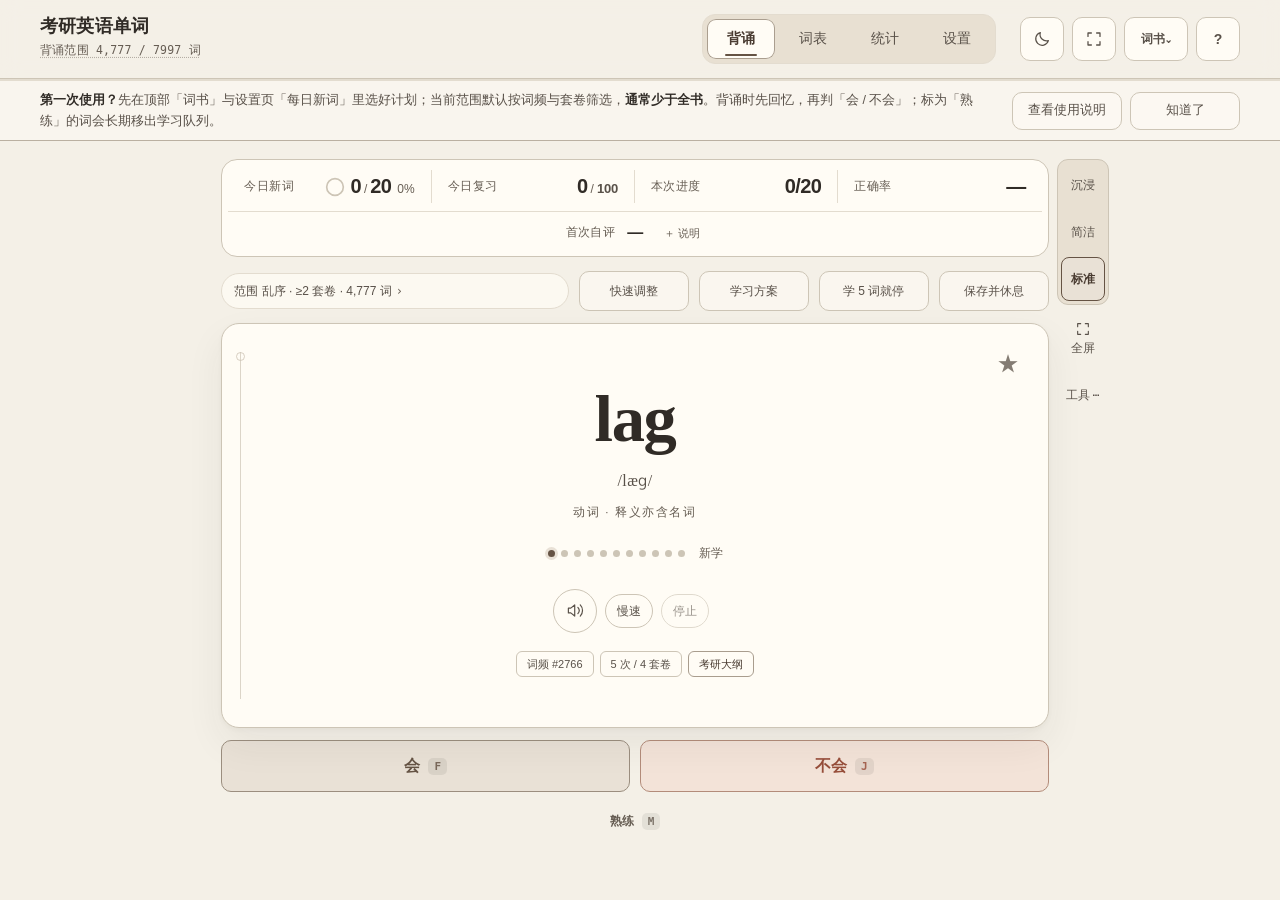
<file: index.html>
<!DOCTYPE html>
<html lang="zh-CN">
<head>
<meta charset="UTF-8">
<meta name="viewport" content="width=device-width,initial-scale=1,viewport-fit=cover">
<meta name="description" content="基于真题词频的背单词工具（考研 / 英语四级 / 英语六级 / 综合词书）">
<meta name="theme-color" content="#F4F0E7">
<title>考研英语单词背诵</title>
<link rel="stylesheet" href="css/app.css?v=20261030-r75">
<link rel="manifest" href="manifest.webmanifest">
<link rel="apple-touch-icon" href="assets/icons/apple-touch-icon.png">
</head>
<body>
<a class="skip-link" href="#main">跳到学习内容</a>
<header class="top">
  <div class="brand">
    <div class="brand-text">
      <h1 id="brandTitle">考研英语单词</h1>
      <button type="button" class="brand-sub" id="scopeLabel" title="查看并调整当前背诵范围">词库载入中…</button>
    </div>
  </div>
  <nav class="nav" aria-label="主导航">
    <button type="button" data-v="study" class="on" aria-controls="v-study" aria-current="page">背诵</button>
    <button type="button" data-v="list" aria-controls="v-list">词表</button>
    <button type="button" data-v="stats" aria-controls="v-stats">统计</button>
    <button type="button" data-v="set" aria-controls="v-set">设置</button>
  </nav>
  <div class="top-actions">
    <button type="button" class="icon-btn theme-toggle" id="btnTheme" aria-label="切换到深色模式" title="切换到深色模式" aria-pressed="false">
      <svg class="theme-icon theme-icon-sun" viewBox="0 0 24 24" fill="none" stroke="currentColor" stroke-width="1.6" stroke-linecap="round" aria-hidden="true"><circle cx="12" cy="12" r="4.2"/><path d="M12 2.4v2.2M12 19.4v2.2M2.4 12h2.2M19.4 12h2.2M5.2 5.2l1.6 1.6M17.2 17.2l1.6 1.6M18.8 5.2l-1.6 1.6M6.8 17.2l-1.6 1.6"/></svg>
      <svg class="theme-icon theme-icon-moon" viewBox="0 0 24 24" fill="none" stroke="currentColor" stroke-width="1.6" stroke-linecap="round" stroke-linejoin="round" aria-hidden="true"><path d="M20.5 14.2A8.6 8.6 0 0 1 9.8 3.5a8.6 8.6 0 1 0 10.7 10.7Z"/></svg>
    </button>
    <button type="button" class="icon-btn fullscreen-toggle" id="btnFullscreen" data-fullscreen-toggle aria-label="进入全屏显示" title="进入全屏显示" aria-pressed="false">
      <svg class="theme-icon fullscreen-icon-enter" viewBox="0 0 24 24" fill="none" stroke="currentColor" stroke-width="1.7" stroke-linecap="round" stroke-linejoin="round" aria-hidden="true"><path d="M8.5 4H4v4.5M15.5 4H20v4.5M20 15.5V20h-4.5M8.5 20H4v-4.5"/></svg>
      <svg class="theme-icon fullscreen-icon-exit" viewBox="0 0 24 24" fill="none" stroke="currentColor" stroke-width="1.7" stroke-linecap="round" stroke-linejoin="round" aria-hidden="true"><path d="M4 8.5h4.5V4M20 8.5h-4.5V4M15.5 20v-4.5H20M8.5 20v-4.5H4"/></svg>
    </button>
    <button type="button" class="icon-btn book-btn" id="btnBooks" aria-label="切换词书" title="切换词书" aria-haspopup="dialog" aria-controls="bookSheet" aria-expanded="false">词书⌄</button>
    <button type="button" class="icon-btn" id="btnHelp" aria-label="快捷键帮助" title="快捷键（?）">?</button>
  </div>
</header>
<div class="progress-rail" aria-hidden="true"><i id="bar"></i></div>
<div class="app-alert" id="appAlert" role="alert" hidden>
  <div class="app-alert-main"><b id="appAlertTitle"></b><span id="appAlertBody"></span></div>
  <div class="app-alert-actions" id="appAlertActions"></div>
</div>
<!-- 11 首次打开的可跳过提示条：不遮挡操作区、不拦截键盘，确认后不再自动出现 -->
<div class="guide-banner" id="guideBanner" role="region" aria-label="首次使用提示" hidden>
  <p class="guide-banner-text"><span class="guide-banner-full"><b>第一次使用？</b>先在顶部「词书」与设置页「每日新词」里选好计划；当前范围默认按词频与套卷筛选，<b>通常少于全书</b>。背诵时先回忆，再判「会 / 不会」；标为「熟练」的词会长期移出学习队列。</span><span class="guide-banner-compact"><b>第一次使用？</b>先回忆，再判「会 / 不会」。</span></p>
  <div class="guide-banner-acts">
    <button type="button" class="btn ghost sm" id="guideBannerOpen">查看使用说明</button>
    <button type="button" class="btn ghost sm" id="guideBannerDismiss">知道了</button>
  </div>
</div>

<!-- O1 跨页切书提示条：另一页切换词书但本页有未完成组时只提示，不自动丢现场 -->
<div class="guide-banner" id="bookFollowNotice" role="status" aria-live="polite" hidden>
  <p class="guide-banner-text" id="bookFollowText"></p>
  <div class="guide-banner-acts">
    <button type="button" class="btn ghost sm" id="bookFollowApply">同步切换</button>
    <button type="button" class="btn ghost sm" id="bookFollowDismiss">留在本页</button>
  </div>
</div>

<main id="main" tabindex="-1">
  <!-- ============ 背诵 ============ -->
  <section class="view on" id="v-study" aria-label="背诵">
    <div class="study-mode-bar" id="studyModeBar" aria-label="背诵显示模式">
      <span class="study-mode-progress" id="studyModeProgress"></span>
      <div class="study-mode-seg" role="group" aria-label="选择背诵显示模式">
        <button type="button" data-study-mode="immersive" aria-pressed="false">沉浸</button>
        <button type="button" data-study-mode="simple" aria-pressed="false">简洁</button>
        <button type="button" data-study-mode="standard" aria-pressed="true">标准</button>
      </div>
      <button type="button" class="study-fullscreen fullscreen-toggle" id="studyFullscreen" data-fullscreen-toggle aria-label="进入全屏显示" title="进入全屏显示" aria-pressed="false">
        <svg class="theme-icon fullscreen-icon-enter" viewBox="0 0 24 24" fill="none" stroke="currentColor" stroke-width="1.7" stroke-linecap="round" stroke-linejoin="round" aria-hidden="true"><path d="M8.5 4H4v4.5M15.5 4H20v4.5M20 15.5V20h-4.5M8.5 20H4v-4.5"/></svg>
        <svg class="theme-icon fullscreen-icon-exit" viewBox="0 0 24 24" fill="none" stroke="currentColor" stroke-width="1.7" stroke-linecap="round" stroke-linejoin="round" aria-hidden="true"><path d="M4 8.5h4.5V4M20 8.5h-4.5V4M15.5 20v-4.5H20M8.5 20v-4.5H4"/></svg>
        <span data-fullscreen-label>全屏</span>
      </button>
      <details class="study-tools" id="studyTools">
        <summary aria-label="学习工具与导航">工具<span aria-hidden="true"> ⋯</span></summary>
        <div class="study-tools-menu" role="group" aria-label="学习工具与导航">
          <button type="button" data-study-proxy="btnSaveRest">保存并休息</button>
          <button type="button" data-study-proxy="btnStopTarget">学 5 词就停</button>
          <button type="button" data-study-proxy="btnDrill">错词特训</button>
          <button type="button" data-study-proxy="btnQuickSettings">快速调整</button>
          <button type="button" data-study-proxy="btnStudyProfiles">学习方案</button>
          <div class="study-tools-nav" role="group" aria-label="前往其他页面">
            <button type="button" data-study-view="list">词表</button>
            <button type="button" data-study-view="stats">统计</button>
            <button type="button" data-study-view="set">设置</button>
          </div>
          <button type="button" data-study-proxy="btnTheme">切换深浅色</button>
          <button type="button" data-study-proxy="btnFullscreen">进入全屏显示</button>
          <button type="button" data-study-proxy="btnHelp">使用帮助</button>
        </div>
      </details>
    </div>
    <div class="stat-line" id="statLine">
      <div class="chip chip-new" id="newGoalChip" title="今日已学新词 / 今日目标（每日计划 + 今日临时加量）；圆环表示今日目标完成度">
        <span class="chip-label" id="s-newlabel">今日新词</span>
        <span class="chip-val">
          <svg class="ring" viewBox="0 0 36 36" aria-hidden="true">
            <circle class="ring-bg" cx="18" cy="18" r="15"></circle>
            <circle class="ring-fg" id="ringFg" cx="18" cy="18" r="15"></circle>
          </svg>
          <b id="s-new">0</b><i>/</i><b id="s-newmax">20</b>
          <i class="chip-goal" id="s-goal">0%</i>
        </span>
      </div>
      <div class="chip review-chip" title="今日复习判定次数 / 单日复习上限（可在设置页调整）">
        <span class="chip-label">今日复习</span>
        <span class="chip-val"><b id="s-rev">0</b><i aria-hidden="true">/</i><b class="chip-max" id="s-revmax">100</b></span>
      </div>
      <div class="chip" title="本次进度按本组初始单词计算，重考单独显示">
        <span class="chip-label" id="s-proglabel">本次进度</span>
        <span class="chip-val"><b id="s-prog">0/0</b></span>
        <span class="chip-pending" id="s-pending" hidden></span>
      </div>
      <div class="chip" title="今日正确率（自评：来自「会 / 不会」判定，不是考试结果）">
        <span class="chip-label">正确率</span>
        <span class="chip-val"><b id="s-acc">—</b></span>
      </div>
      <div class="chip survey-chip" id="surveyChip" hidden title="乱序模式历史首次自评样本，不代表全书掌握率">
        <span class="chip-label">首次自评</span>
        <span class="chip-val"><b id="s-survey">—</b><i id="s-survey-ci"></i><i class="survey-n" id="s-survey-n"></i></span>
        <details class="survey-detail" id="surveyDetail">
          <summary>说明</summary>
          <p>只统计乱序模式下新词的首次作答，改判/撤销会同步修正样本；样本范围随当时筛选变化，<b>不代表当前范围或全书掌握率</b>。复习与错词特训不计入。</p>
        </details>
      </div>
    </div>

    <div class="drill-bar">
      <button type="button" class="study-scope" id="studyScope" title="查看并调整当前背诵范围">范围载入中…</button>
      <button type="button" class="btn ghost sm" id="btnQuickSettings" aria-haspopup="dialog">快速调整</button>
      <button type="button" class="btn ghost sm" id="btnStudyProfiles" aria-haspopup="dialog">学习方案</button>
      <button type="button" class="btn ghost sm" id="btnStopTarget" title="临时停靠目标：本组再学 5 个不同词就提醒休息；不改变每日计划" hidden>学 5 词就停</button>
      <button type="button" class="btn ghost sm" id="btnSaveRest" title="先保存学习记录与当前组现场，再休息；刷新后可以继续这一组" hidden>保存并休息</button>
      <button type="button" class="btn ghost sm" id="btnDrill" aria-label="进入错词特训">错词特训</button>
      <p class="drill-hint" id="drillHint" role="status" aria-live="polite"></p>
    </div>

    <div class="card" id="card" tabindex="-1" aria-label="当前单词"></div>
    <div class="acts" id="acts"></div>
    <div class="cap-pause" id="capPause" hidden role="region" aria-labelledby="capPauseTitle">
      <p class="cap-pause-title" id="capPauseTitle"></p>
      <p class="cap-pause-desc" id="capPauseDesc"></p>
      <div class="cap-pause-stats" id="capPauseStats" role="status" aria-live="polite"></div>
      <div class="cap-pause-acts" id="capPauseActs">
        <button type="button" class="btn ghost" id="capPauseEnd">结束本组，明天继续</button>
        <div id="capPauseExtra">
          <div class="extra-new extra-new-paused" id="extraNewPaused" role="group" aria-label="今日临时加量（额度暂停时仍可加新词）" hidden>
            <p class="extra-new-title">今天还想再学新词？</p>
            <p class="extra-new-desc">临时加量只影响今天，次日回到原计划；只加新词，不提高复习上限。</p>
            <div class="extra-new-btns">
              <button type="button" class="btn ghost sm" id="extraNew10Paused">再学 10 个</button>
              <button type="button" class="btn ghost sm" id="extraNew20Paused">再学 20 个</button>
              <button type="button" class="btn ghost sm" id="extraNewCustomPaused" aria-expanded="false" aria-controls="extraNewCustomBoxPaused">自定义</button>
            </div>
            <div class="extra-new-custom" id="extraNewCustomBoxPaused" hidden>
              <label class="sr-only" for="extraNewCustomInputPaused">自定义临时加量词数（1–100）</label>
              <input type="number" id="extraNewCustomInputPaused" min="1" max="100" step="1" value="10" inputmode="numeric">
              <span class="extra-new-unit" aria-hidden="true">词</span>
              <button type="button" class="btn ghost sm" id="extraNewCustomGoPaused">加量并学习</button>
              <button type="button" class="btn ghost sm" id="extraNewGrantOnlyPaused">仅增加额度</button>
            </div>
            <p class="extra-new-hint" id="extraNewHintPaused" role="status" aria-live="polite"></p>
          </div>
        </div>
      </div>
    </div>
    <div class="group-status" id="groupStatus">
      <div class="resume-notice" id="resumeNotice" role="status" hidden>
        <p class="resume-notice-text" id="resumeNoticeText"></p>
        <button type="button" class="btn ghost sm" id="resumeNoticeDismiss">知道了</button>
      </div>
      <div class="plan-pending" id="planPendingNotice" role="status" hidden>
        <p class="plan-pending-text" id="planPendingText"></p>
        <button type="button" class="btn ghost sm" id="planPendingApply">应用并重新开始</button>
      </div>
      <div class="auto-resume" id="autoResume" role="region" aria-labelledby="autoResumeTitle" hidden>
        <div class="auto-resume-head">
          <p class="auto-resume-title" id="autoResumeTitle">挂机自动续背</p>
          <p class="auto-resume-countdown" id="autoResumeCountdown" role="status" aria-live="polite" hidden></p>
        </div>
        <p class="auto-resume-text" id="autoResumeText"></p>
        <div class="auto-resume-acts">
          <button type="button" class="btn ghost sm" id="autoResumeRestore" title="解除本书今天暂停，保留原自动续背方案并重新等待" hidden>恢复今天自动续背</button>
          <button type="button" class="btn ghost sm" id="autoResumeQuick" title="启用 1 张可背词、闲置 30 秒后倒计时 3 秒的自动续背方案">便捷续背</button>
          <button type="button" class="btn ghost sm" id="startEmptyWait" hidden>开始等待到期</button>
          <button type="button" class="btn ghost sm" id="stopEmptyWait" hidden>退出本页等待</button>
          <button type="button" class="btn ghost sm" id="autoResumePause">今天暂停自动续背</button>
        </div>
      </div>
      <div class="stop-target" id="stopTarget" role="status" hidden>
        <p class="stop-target-text" id="stopTargetText"></p>
        <div class="stop-target-acts">
          <button type="button" class="btn ghost sm" id="stopTargetRest" hidden>先休息，保存现场</button>
          <button type="button" class="btn ghost sm" id="stopTargetContinue" hidden>继续本组</button>
          <button type="button" class="btn ghost sm" id="stopTargetCancel" hidden>取消目标</button>
        </div>
      </div>
      <div class="group-footer" id="groupFooter" role="status" hidden>
        <p class="group-footer-text" id="groupFooterText"></p>
        <div class="group-footer-actions">
          <button type="button" class="btn ghost sm" id="returnMainGroup" title="只学今日计划内新词 · 返回原组" aria-label="只学今日计划内新词，返回原组" hidden>返回原组</button>
        </div>
      </div>
      <div class="backlog-notice" id="backlogNotice" role="status" hidden>
        <p class="backlog-title">今天优先复习</p>
        <p class="backlog-text" id="backlogNoticeText"></p>
        <div class="backlog-actions">
          <button type="button" class="btn ghost sm" id="learnNewAnyway">仍学今日计划内新词</button>
          <span class="backlog-note">不会提高复习上限</span>
        </div>
      </div>
    </div>
    <div class="extra-new" id="extraNewRow" role="group" aria-label="今天还想再学（临时加量）" hidden>
      <p class="extra-new-title">今天还想再学？</p>
      <p class="extra-new-desc">增加今日新词额度并继续下一组，到期优先；已有未学加量先使用。次日回原计划，不提高复习上限。</p>
      <div class="extra-new-btns">
        <button type="button" class="btn ghost sm" id="extraNew10">加 10 词并继续</button>
        <button type="button" class="btn ghost sm" id="extraNew20">加 20 词并继续</button>
        <button type="button" class="btn ghost sm" id="extraNewCustom" aria-expanded="false" aria-controls="extraNewCustomBox">自定义</button>
      </div>
      <div class="extra-new-custom" id="extraNewCustomBox" hidden>
        <label class="sr-only" for="extraNewCustomInput">自定义临时加量词数（1–100）</label>
        <input type="number" id="extraNewCustomInput" min="1" max="100" step="1" value="10" inputmode="numeric">
        <span class="extra-new-unit" aria-hidden="true">词</span>
        <button type="button" class="btn ghost sm" id="extraNewCustomGo">加量并学习</button>
        <button type="button" class="btn ghost sm" id="extraNewGrantOnly">仅增加额度</button>
      </div>
      <p class="extra-new-hint" id="extraNewHint" role="status" aria-live="polite"></p>
    </div>
    <div class="prof-feedback" id="profFeedback" hidden>
      <p class="prof-feedback-text" id="profFeedbackText" role="status" aria-live="polite"></p>
      <button type="button" class="btn ghost sm" id="btnUnMaster">取消熟练</button>
      <button type="button" class="prof-feedback-dismiss" id="profFeedbackDismiss" aria-label="收起熟练提示" title="收起提示；也可在词表中取消熟练">×</button>
    </div>
    <p class="sr-only" id="studyAnnouncement" role="status" aria-live="polite" aria-atomic="true"></p>
    <p class="hint" id="hint" aria-live="polite"></p>
    <p class="gate-toast" id="gateToast" role="status" aria-live="polite"></p>
  </section>

  <!-- ============ 词表 ============ -->
  <section class="view" id="v-list" aria-label="词表">
    <div class="view-heading"><div><p class="eyebrow">WORD LIBRARY</p><h2>我的词表</h2></div><p>查词、整理，让每一次复习更有方向。</p></div>
    <div class="list-toolbar">
      <div class="tools">
        <input id="q" type="search" placeholder="搜索单词或中文释义" aria-label="搜索单词或中文释义">
        <select id="fst" aria-label="按状态筛选">
          <option value="all">全部</option>
          <option value="active">待学习</option>
          <option value="new">未学</option>
          <option value="learn">学习中</option>
          <option value="due">到期</option>
          <option value="done">已掌握</option>
          <option value="proficient">熟练</option>
          <option value="wrong">错词</option>
          <option value="star">收藏</option>
        </select>
        <select id="fsc" aria-label="按词库范围筛选（大纲词对应当前词书）">
          <option value="scope">学习范围</option>
          <option value="all">全库</option>
          <option value="high">高频</option>
          <option value="cold">冷门</option>
          <option value="ky" id="fscKy">大纲词</option>
        </select>
      </div>
      <button type="button" class="btn ghost sm" id="btnToggleOrganize" aria-pressed="false" aria-describedby="listOrganizeHint">整理</button>
      <details class="list-export-menu" id="listViewsMenu">
        <summary class="btn ghost sm" title="保存与套用常用筛选方案">筛选方案</summary>
        <div class="list-export-pop list-views-pop">
          <p class="list-views-note">只显示本词书的筛选方案；每本独立保存，最多 12 个。保存搜索与状态/范围筛选，不保存滚动位置，不改学习范围、队列或统计条件。</p>
          <div class="list-view-save">
            <input id="listViewName" type="text" maxlength="30" placeholder="方案名称（1–30 字）" aria-label="新筛选方案名称">
            <button type="button" class="btn ghost sm" id="btnSaveListView">保存当前筛选</button>
          </div>
          <p class="list-views-status" id="listViewsStatus" role="status" aria-live="polite"></p>
          <div class="list-views-list" id="listViewsList"></div>
          <button type="button" class="btn ghost sm" id="btnResetListViews" hidden>重置损坏的视图存储</button>
        </div>
      </details>
      <details class="list-export-menu" id="listExportMenu">
        <summary class="btn ghost sm" title="导出与列表管理">导出</summary>
        <div class="list-export-pop">
          <button type="button" class="btn ghost sm" id="btnPrintBookList">导出打印生词本</button>
          <button type="button" class="btn ghost sm" id="btnExportListTxt">导出筛选结果 TXT</button>
          <button type="button" class="btn ghost sm" id="btnSplitListTxt">拆分导出 TXT</button>
          <p class="list-export-hint" id="listExportHint" hidden></p>
        </div>
      </details>
    </div>
    <p class="list-scope-summary" id="listCount" role="status" aria-live="polite"></p>
    <div class="list-drill-chip" id="listDrillChip" hidden>
      <span class="list-drill-source" id="listDrillSource"></span>
      <span class="list-drill-count" id="listDrillCount"></span>
      <button type="button" class="btn ghost sm" id="btnBackToStats">返回统计</button>
    </div>
    <div class="list-organize-bar" id="listOrganizeBar" hidden>
      <p class="list-organize-summary" id="listSelectionSummary" role="status" aria-live="polite"></p>
      <div class="list-organize-actions">
        <button type="button" class="btn ghost sm" id="btnSelectAllFiltered">选择当前筛选全部词</button>
        <button type="button" class="btn ghost sm" id="btnClearSelection">清空选择</button>
        <button type="button" class="btn ghost sm" id="btnBatchStar">收藏所选</button>
        <button type="button" class="btn ghost sm" id="btnBatchUnstar">取消收藏所选</button>
        <button type="button" class="btn ghost sm" id="btnBatchProficient">标为熟练…</button>
        <button type="button" class="btn ghost sm" id="btnBatchUnproficient">取消熟练…</button>
        <button type="button" class="btn ghost sm" id="btnExitOrganize">退出整理</button>
      </div>
      <div class="list-batch-preview" id="listBatchPreview" hidden>
        <p class="list-batch-preview-text" id="listBatchPreviewText" role="status" aria-live="polite"></p>
        <div class="list-batch-preview-actions">
          <button type="button" class="btn primary sm" id="btnBatchConfirm">确认执行</button>
          <button type="button" class="btn ghost sm" id="btnBatchCancel">取消</button>
        </div>
      </div>
      <p class="list-organize-hint" id="listOrganizeHint">整理模式只影响列表中的收藏与熟练标记；点选行复选框或「选择当前筛选全部」后可批量操作，全选包含虚拟列表未渲染的词，不改学习记录。</p>
    </div>
    <div class="list-drill-row" id="listDrillRow">
      <p class="list-drill-hint" id="drillListHint" role="status" aria-live="polite"></p>
      <button type="button" class="btn ghost sm" id="btnDrillList" aria-describedby="drillListHint">特训全部错词</button>
    </div>
    <details class="list-note">
      <summary>熟练词自动移出背诵与复习 · 会 / 已掌握 / 熟练的区别</summary>
      <p>「会」只记录这一次自评；「已掌握」是走完 10 档复习；「熟练」是你主动长期移出队列，可随时取消。标为「熟练」的词会从背诵、复习和乱序队列中排除，可在筛选「熟练」中恢复。「到期复习」按到期先后排列；详情中可查看下次复习时间。</p>
    </details>
    <div id="listWrap">
      <div id="listHead" aria-hidden="true">
        <span class="c-rank">词频</span>
        <span class="c-word">单词</span>
        <span class="c-ph">音标</span>
        <span class="c-mean">中文释义</span>
        <span class="c-st">状态</span>
        <span class="c-actions">管理</span>
      </div>
      <div id="listScroll" tabindex="-1" aria-label="单词列表"><div id="listInner"></div></div>
      <p class="sr-only" id="listAnnouncement" role="status" aria-live="polite"></p>
    </div>
    <div class="list-empty" id="listEmpty" hidden>
      <span class="empty-mark" aria-hidden="true">⌕</span>
      <h3>没有找到匹配的单词</h3>
      <p>试试其他关键词，或查看当前词书的全部单词。</p>
      <button type="button" class="btn ghost sm" id="clearListFilters">查看全部单词</button>
    </div>
  </section>

  <!-- ============ 统计 ============ -->
  <section class="view" id="v-stats" aria-label="统计">
    <div class="view-heading"><div><p class="eyebrow">LEARNING JOURNAL</p><h2>学习足迹</h2></div><p>看见积累，也为下一次复习做好准备。</p></div>
    <details class="stats-analysis-heading stats-layout-help"><summary>排列与统计口径说明</summary><div class="stats-layout-help-body"><p>分析卡片默认展开；收起状态与顺序保存在此设备。长按卡片右上角拖动，或点按后使用上移/下移；手柄支持 Alt+↑/↓。</p><p>掌握类统计看当前背诵范围；学习时长、近 14 天与热力图看当前词书；历史首次自评只看乱序模式的历史样本，不代表当前范围或全书掌握率。</p></div></details>
    <p class="stats-layout-status" id="statsLayoutStatus" role="status" aria-live="polite"></p>
    <div class="panel review-action-panel" id="statsPlanPanel">
      <div class="panel-heading"><h3>今日计划</h3><p class="panel-note">当前背诵范围</p></div>
      <p class="review-plan" id="reviewPlan" role="status" aria-live="polite"></p>
      <p class="review-cap-line" id="reviewCapLine" role="status"></p>
      <div class="stats-review-actions"><button type="button" class="btn primary" id="btnDueList">查看到期词</button><button type="button" class="btn ghost" id="btnStatsStudy">返回背诵</button></div>
      <div class="today-goal" id="todayGoal"></div>
    </div>
    <div class="panel overview-panel" id="statsOverviewPanel">
      <div class="panel-heading"><h3>学习总览</h3><p class="panel-note">掌握类＝当前背诵范围 · 其他＝当前词书</p></div>
      <details class="stats-method-note"><summary>学习时长如何计量</summary><p class="stats-note" id="timeSecNote">累计时长按实际学习计量：有有效操作与停留才累计，闲置约 1 分钟后暂停；切后台、休眠和跨页不补记。旧版本按页面停留累计的历史数值原样保留。</p></details>
      <div class="mastery-meter" id="masteryMeter"></div>
      <div class="grid" id="kpis"></div>
    </div>
    <details class="panel stats-details" id="statsForecastPanel" open>
      <summary><h3>复习负荷</h3><span class="panel-note">当前背诵范围 · 未来 14 天</span></summary>
      <p class="chart-instruction">选择日期查看词数，方向键切换日期<span class="chart-mobile-hint">左右滑动查看全部日期</span></p>
      <div class="chart-scroll"><div class="forecast" id="forecast" role="group" aria-label="未来 14 天到期词数，左右方向键切换日期"></div></div>
      <p class="chart-summary" id="forecastSummary"></p>
      <div class="chart-hint" id="forecastHint" role="status" aria-live="polite"></div>
      <div class="stats-drill-row" id="forecastDrillRow">
        <button type="button" class="btn ghost sm" id="btnDrillDueDay" disabled aria-describedby="forecastDrillNote">查看该日到期词</button>
        <span class="chart-drill-note" id="forecastDrillNote">选择某个日期柱后，可查看该本地日桶内的到期词。</span>
      </div>
    </details>
    <details class="panel stats-details" id="surveyPanel" open>
      <summary><h3>历史首次自评</h3><span class="panel-note">乱序历史样本 · 非当前范围/全书掌握率</span></summary>
      <div class="grid" id="surveyKpis"></div>
      <div class="survey-gauge" id="surveyGauge"></div>
      <p class="chart-hint" id="surveyHint" role="status" aria-live="polite"></p>
    </details>
    <details class="panel stats-details" id="statsFreqPanel" open>
      <summary><h3>词频分层掌握度</h3><span class="panel-note">当前背诵范围</span></summary>
      <div class="fm-list" id="freqMastery"></div>
      <div class="legend" aria-hidden="true">
        <span><i class="lg-mastered"></i>已掌握</span>
        <span><i class="lg-learning"></i>学习中</span>
        <span><i class="lg-unseen"></i>未学</span>
      </div>
      <p class="chart-summary" id="freqMasterySummary"></p>
    </details>
    <details class="panel stats-details" id="statsStagesPanel" open>
      <summary><h3>掌握阶段分布</h3><span class="panel-note">当前背诵范围 · 艾宾浩斯 10 档</span></summary>
      <p class="chart-instruction" id="stagesSummary">仅统计已开始学习的词，选择档位查看词数</p><p class="chart-mobile-hint">左右滑动查看全部档位</p>
      <div class="chart-scroll"><div class="stages" id="stages" role="group" aria-label="掌握阶段分布，左右方向键切换档位"></div></div>
      <div class="chart-hint" id="stagesHint" role="status" aria-live="polite"></div>
      <div class="stats-drill-row" id="stagesDrillRow">
        <button type="button" class="btn ghost sm" id="btnDrillStage" disabled aria-describedby="stagesDrillNote">查看该档词</button>
        <span class="chart-drill-note" id="stagesDrillNote">选择某个档位后，可查看该档内的已学词（与上方统计口径一致）。</span>
      </div>
    </details>
    <details class="panel stats-details" id="statsDaysPanel" open>
      <summary><h3>近 14 天学习量</h3><span class="panel-note">当前词书全部学习活动</span></summary>
      <p class="chart-instruction">选择日期查看新词、复习和正确率<span class="chart-mobile-hint">左右滑动查看全部日期</span></p>
      <div class="chart-scroll"><div class="days" id="days" role="group" aria-label="近 14 天学习量，左右方向键切换日期"></div></div>
      <div class="legend" aria-hidden="true">
        <span><i class="lg-new"></i>新词</span>
        <span><i class="lg-rev"></i>复习</span>
      </div>
      <p class="chart-summary" id="daysSummary"></p>
      <div class="chart-hint" id="daysHint" role="status" aria-live="polite"></div>
      <p class="chart-drill-note" id="daysDrillNote">近 14 天学习量只有按日汇总，没有逐词明细，因此不提供「当天学了哪些词」的下钻，避免编造历史词集。</p>
    </details>
    <details class="panel stats-details" id="statsHeatmapPanel" open>
      <summary><h3>学习热力图</h3><span class="panel-note">当前词书 · 近 12 周</span></summary>
      <div class="heatmap-scroll" id="heatmapScroll">
        <div class="heatmap" id="heatmap"></div>
      </div>
      <div class="heatmap-legend" aria-label="颜色越深表示当日学习量越多"><span>少</span><i data-level="0"></i><i data-level="1"></i><i data-level="2"></i><i data-level="3"></i><i data-level="4"></i><span>多</span></div>
      <div class="chart-hint" id="heatmapTip" role="status" aria-live="polite"></div>
      <p class="chart-drill-note" id="heatmapDrillNote">热力图同样只有每日汇总，没有逐词明细，不提供历史当天词表下钻。</p>
    </details>

  </section>

  <!-- ============ 设置 ============ -->
  <section class="view" id="v-set" aria-label="设置">
    <div class="view-heading settings-heading"><div><p class="eyebrow">MAKE IT YOURS</p><h2>学习设置</h2><p class="settings-subtitle" id="settingsSummary">按自己的节奏，安排每一次积累。</p></div><span class="settings-save" id="settingsSaveState" role="status" aria-live="polite">更改后自动保存</span></div>
    <div class="settings-tools">
      <label class="settings-search-label" for="settingsSearch">查找设置<input type="search" id="settingsSearch" placeholder="搜索，如：语速、每组词数、快捷键" autocomplete="off" aria-controls="settingsSearchResults"></label>
      <button type="button" class="btn ghost sm" id="btnSettingsProfiles" aria-haspopup="dialog">我的学习方案</button>
      <button type="button" class="btn ghost sm" id="settingsAdvancedToggle" aria-pressed="false">展开高级设置</button>
      <div id="settingsSearchResults" class="settings-search-results" hidden aria-label="设置搜索结果"></div>
    </div>
    <nav class="settings-nav" aria-label="设置分类">
      <a href="#settings-plan" class="on" aria-current="location"><span aria-hidden="true">01</span>学习计划</a>
      <a href="#settings-scope"><span aria-hidden="true">02</span>词库范围</a>
      <a href="#settings-appearance"><span aria-hidden="true">03</span>外观与显示</a>
      <a href="#settings-keys"><span aria-hidden="true">04</span>按键与手势</a>
      <a href="#settings-rhythm"><span aria-hidden="true">05</span>复习节奏</a>
      <a href="#settings-backup"><span aria-hidden="true">06</span>备份与存档</a>
      <a href="#settings-offline"><span aria-hidden="true">07</span>离线与帮助</a>
    </nav>
    <label class="settings-category-picker" for="settingsCategory"><span>设置分类</span><select id="settingsCategory" aria-label="选择设置分类">
      <option value="settings-plan">01 · 学习计划</option>
      <option value="settings-scope">02 · 词库范围</option>
      <option value="settings-appearance">03 · 外观与显示</option>
      <option value="settings-keys">04 · 按键与手势</option>
      <option value="settings-rhythm">05 · 复习节奏</option>
      <option value="settings-backup">06 · 备份与存档</option>
      <option value="settings-offline">07 · 离线与帮助</option>
    </select></label>
    <div class="settings-content">
      <section class="panel settings-section" id="settings-plan" aria-labelledby="planTitle">
        <div class="settings-section-head"><span class="section-index" aria-hidden="true">01</span><div><h3 id="planTitle">学习计划</h3><p>设置每天的学习量，以及遇见单词的顺序。</p></div></div>
        <div class="settings-lifecycle" id="settingsLifecycle" aria-label="当前组与下一组的范围计划">
          <details id="settingsLifecycleDetails"><summary>当前组与下一组预览</summary>
          <p class="sl-line sl-next" id="settingsNextPreview"></p>
          <p class="sl-line sl-current" id="settingsCurrentGroup"></p>
          <div class="sl-acts">
            <button type="button" class="btn ghost sm" id="applySettingsRestart" hidden>应用并重新开始本组</button>
            <span class="sl-note">设置自动保存；计划与范围默认只在下一组生效，外观与显示偏好立即生效。</span>
          </div>
          </details>
        </div>
        <div class="set">
          <label for="dailyNew">每日新词上限<span class="desc" id="dailyNewDesc">可设为 1–500 词；到期复习不占这个名额。</span></label>
          <div class="stepper"><button type="button" data-step-target="dailyNew" data-step-dir="-1" aria-label="减少每日新词上限">−</button><input type="number" id="dailyNew" min="1" max="500" step="1" inputmode="numeric" aria-describedby="dailyNewDesc"><span class="input-unit" aria-hidden="true">词 / 天</span><button type="button" data-step-target="dailyNew" data-step-dir="1" aria-label="增加每日新词上限">＋</button></div>
        </div>
        <div class="set">
          <label for="groupSize">每组词数<span class="desc" id="groupSizeDesc">一次来多少张卡的分组长度，不是每日复习上限。每日新词额度与单日复习上限仍分别生效；本次没进组的到期词仍然到期，不会被清掉或改期。</span></label>
          <div class="stepper"><button type="button" data-step-target="groupSize" data-step-dir="-1" aria-label="减少每组词数">−</button><input type="number" id="groupSize" min="1" max="100" step="1" inputmode="numeric" aria-describedby="groupSizeDesc"><span class="input-unit" aria-hidden="true">词 / 组</span><button type="button" data-step-target="groupSize" data-step-dir="1" aria-label="增加每组词数">＋</button></div>
        </div>
        <div class="field cap-field">
          <div class="field-title"><h4 id="reviewCapTitle">单日复习上限</h4><span class="field-hint">次 / 天 · 0 = 不限</span></div>
          <p class="fdesc" id="reviewCapDesc">单位是「主流程复习判定次数」：已学词的到期复习 + 组内重考各算 1 次；不含新词首次学习，也不含错词特训。旧记录默认不限；调低上限只影响之后的复习，不会回滚已学进度。启用前未记录的次数无法从旧汇总补算；启用当天只含已有台账，次日起按完整自然日统计。</p>
          <div class="cap-presets" id="reviewCapPresets" role="group" aria-label="单日复习上限预设">
            <button type="button" data-cap="30" aria-pressed="false">轻量 30</button>
            <button type="button" data-cap="60" aria-pressed="false">适中 60</button>
            <button type="button" data-cap="100" aria-pressed="true">标准 100</button>
            <button type="button" data-cap="200" aria-pressed="false">加强 200</button>
            <button type="button" data-cap="0" aria-pressed="false">不限</button>
          </div>
          <div class="cap-custom">
            <label for="reviewCapCustom">自定义</label>
            <span class="number-control"><input type="number" id="reviewCapCustom" min="1" max="1000" step="1" inputmode="numeric" value="100" aria-describedby="reviewCapDesc"><span aria-hidden="true">次 / 天</span></span>
          </div>
        </div>
        <div class="field outline-field backlog-field">
          <div><label class="ftitle" for="backlogGuard" id="backlogGuardLabel">积压保护</label><p class="fdesc" id="backlogGuardDesc">当天到期复习量超过「今日剩余复习额度」时，不再自动往本组补新词，先保证到期复习做完。关闭后新词照常补，但到期词不会消失，仍受单日复习上限约束；两种情况下都可以在完成页主动「仍学今日计划内新词」。</p></div>
          <span class="sw"><input type="checkbox" role="switch" id="backlogGuard" aria-labelledby="backlogGuardLabel" aria-describedby="backlogGuardDesc"><i aria-hidden="true"></i></span>
        </div>
        <div class="field auto-resume-field">
          <div class="field-title"><h4 id="autoResumeSetTitle">完成后挂机自动续背</h4><span class="field-hint">可随时取消</span></div>
          <p class="fdesc" id="autoResumeDesc">主学习组真正完成且没有待巩固后，或在空页明确选择“开始等待到期”后，连续一段时间没有有效操作且可背词达到阈值时，先可取消倒计时，再自动开始下一组。不判定、不消耗额度、不增加学习时长；后台不启动。空页等待仅本页有效，旧记录默认关闭自动续背。</p>
          <div class="ar-presets" id="autoResumePresets" role="group" aria-label="自动续背预设">
            <button type="button" data-ar-preset="quick" aria-pressed="false">便捷（1 张 / 30 秒）</button>
            <button type="button" data-ar-preset="timely" aria-pressed="false">及时（1 张 / 1 分钟）</button>
            <button type="button" data-ar-preset="balanced" aria-pressed="false">均衡（5 张 / 2 分钟）</button>
            <button type="button" data-ar-preset="focused" aria-pressed="false">集中（10 张 / 5 分钟）</button>
            <button type="button" data-ar-preset="off" aria-pressed="false">关闭</button>
          </div>
          <details class="settings-advanced"><summary>自定义阈值、等待和倒计时</summary><div class="ar-custom">
            <label for="autoResumeThreshold">待背阈值<span class="number-control"><input type="number" id="autoResumeThreshold" min="1" max="50" step="1" inputmode="numeric" aria-describedby="autoResumeDesc"><span aria-hidden="true">张</span></span></label>
            <label for="autoResumeIdleMin">挂机等待<span class="number-control"><input type="number" id="autoResumeIdleMin" min="0.5" max="10" step="0.5" inputmode="decimal" aria-describedby="autoResumeDesc"><span aria-hidden="true">分钟</span></span></label>
            <label for="autoResumeCountdownSec">倒计时<span class="number-control"><input type="number" id="autoResumeCountdownSec" min="3" max="60" step="1" inputmode="numeric" aria-describedby="autoResumeDesc"><span aria-hidden="true">秒</span></span></label>
          </div></details>
          <p class="ar-hint" id="autoResumeStatus" role="status" aria-live="polite"></p>
          <div class="ar-legacy" id="autoResumeLegacy" hidden>
            <p>检测到旧记录：自动续背默认关闭。可一键开启推荐方案（5 张 / 2 分钟 / 15 秒）。</p>
            <button type="button" class="btn ghost sm" id="autoResumeRecommend">开启推荐方案</button>
          </div>
        </div>
        <div class="set setting-order">
          <label for="order">背诵顺序<span class="desc" id="orderDesc">随机乱序会在每组开始时重新打乱。乱序模式下，只有新词的首次作答会留下历史自评样本；样本随当时筛选变化，不代表当前范围或全书掌握率。</span></label>
          <select id="order" aria-describedby="orderDesc"><option value="freq">按词频顺序</option><option value="shuffle">随机乱序</option><option value="wrong">错词优先</option></select>
        </div>
        <div class="settings-reset-row">
          <span class="control-help">恢复默认只改学习计划（每日新词、每组词数、复习上限、积压保护、顺序与自动续背），不影响范围筛选、外观、学习进度与熟练名单。</span>
          <button type="button" class="btn ghost sm" data-reset="plan">恢复默认学习计划</button>
        </div>
        <p class="setting-footnote">词书之间独立保存学习计划。调整计划或范围默认只在下一组生效：当前组继续使用开始时的范围与计划，进度分母固定；需要立即重开时点上方「应用并重新开始本组」或学习页提示里的按钮。</p>
      </section>

      <section class="panel settings-section" id="settings-scope" aria-labelledby="scopeTitle" tabindex="-1">
        <div class="settings-section-head"><span class="section-index" aria-hidden="true">02</span><div><h3 id="scopeTitle">词库范围</h3><p>先选一个方向，再按词频、试卷覆盖或词性细调。</p></div></div>
        <div class="scope-book-picker" role="group" aria-labelledby="scopeBookLabel">
          <span class="scope-book-mark" id="scopeBookMark" aria-hidden="true">研</span>
          <div class="scope-book-copy"><span class="scope-caption" id="scopeBookLabel">当前词书</span><strong id="scopeBookName">考研英语</strong><span id="scopeBookMeta" class="scope-book-meta"></span></div>
          <button type="button" class="btn ghost sm" id="btnScopeBooks" aria-haspopup="dialog" aria-controls="bookSheet" aria-expanded="false">切换词书 <span aria-hidden="true">⌄</span></button>
        </div>
        <div class="scope-summary"><div><span class="scope-caption">当前可背范围</span><strong class="scope-count" id="scopeCount"></strong><span class="scope-caption">已自动排除熟练词，所有筛选条件共同生效。</span></div><button type="button" class="btn primary sm" id="btnStartFromSettings">开始背诵 <span aria-hidden="true">↗</span></button></div>
        <div class="scope-empty" id="scopeEmpty" hidden role="status"><strong>当前条件下没有可背单词</strong><span>降低词频或套卷门槛，或恢复默认筛选后再试。</span><button type="button" class="btn ghost sm" data-combo="reset">恢复默认筛选</button></div>
        <div class="combo-cards" role="group" aria-label="常用筛选组合">
          <button type="button" data-combo="core" aria-pressed="false"><span class="combo-name">核心必考</span><span class="combo-desc">≥5 次 · ≥3 套卷</span></button>
          <button type="button" data-combo="cold" aria-pressed="false"><span class="combo-name">冷门补充</span><span class="combo-desc">1–2 次 · 不限套卷</span></button>
          <button type="button" data-combo="adj" aria-pressed="false"><span class="combo-name">只背形容词</span><span class="combo-desc">不限词频与套卷</span></button>
        </div>
        <details class="settings-advanced frequency-advanced" open><summary>精确设置词频区间</summary><div class="field frequency-field">
          <div class="field-title"><h4>词频区间</h4><span class="freq-now" id="freqRangeNow">全部词频</span></div>
          <p class="fdesc" id="fRangeDesc">拖动两端手柄或输入次数，选择要背的词频区间。</p>
          <div class="freqviz">
            <div class="freq-chart-key" aria-hidden="true"><span>单词分布 <i>平滑概览</i></span><span>更多单词 ↑</span></div>
            <div class="freq-handle-labels" aria-hidden="true"><span class="freq-handle-label" id="freqMinLabel"></span><span class="freq-handle-label" id="freqMaxLabel"></span><span class="freq-handle-label" id="freqCombinedLabel" hidden></span></div>
            <div class="freqplot"><div class="freqbars" id="freqBars" role="img" aria-label="词频分布平滑概览"></div><div class="freqwin" id="freqWin" aria-hidden="true"></div><div class="freqtrack" id="freqTrack"><div class="freqrail" aria-hidden="true"></div><div class="freqfill" id="freqFill" aria-hidden="true"></div><div class="freqsliders"><input type="range" id="fminRange" min="0" max="1000" step="1" value="0" aria-label="最低词频" aria-describedby="freqSliderHelp"><input type="range" id="fmaxRange" min="0" max="1000" step="1" value="1000" aria-label="最高词频" aria-describedby="freqSliderHelp"></div></div></div>
            <div class="freqaxis" id="freqAxis" aria-hidden="true"></div>
            <div class="freqends" aria-hidden="true"><span>低频词</span><span>高频词</span></div>
          </div>
          <div class="freqmeta" id="freqScopeNow" role="status" aria-live="polite"></div>
          <div class="freqinputs">
            <label class="number-field" for="fmin"><span>最低次数</span><span class="number-control"><input type="number" id="fmin" min="1" max="9999" placeholder="1" inputmode="numeric" aria-describedby="freqSliderHelp"><span aria-hidden="true">次</span></span></label>
            <span class="range-separator" aria-hidden="true">—</span>
            <label class="number-field" for="fmax"><span>最高次数</span><span class="number-control"><input type="number" id="fmax" min="1" max="9999" placeholder="不限" inputmode="numeric" aria-describedby="freqSliderHelp"><span aria-hidden="true">次</span></span></label>
          </div>
          <p class="control-help" id="freqSliderHelp">向右词频更高，低频区域展开显示，便于细调。上限留空表示不限，也可直接输入或用方向键调整。</p>
          <div class="presets" id="presets" role="group" aria-label="词频快捷范围">
            <button type="button" data-fmin="1" data-fmax="">全部词频</button><button type="button" data-fmin="2" data-fmax="">≥2 次</button><button type="button" data-fmin="5" data-fmax="">≥5 次</button><button type="button" data-fmin="10" data-fmax="">≥10 次</button>
            <details class="more-presets"><summary>更多范围 <span aria-hidden="true">＋</span></summary><div class="presets"><button type="button" data-fmin="3" data-fmax="">≥3 次</button><button type="button" data-fmin="1" data-fmax="5">≤5 次</button><button type="button" data-fmin="1" data-fmax="10">≤10 次</button><button type="button" data-fmin="1" data-fmax="20">≤20 次</button><button type="button" data-fmin="1" data-fmax="2" data-pmin="0">只看冷门</button><button type="button" data-fmin="1" data-fmax="1" data-pmin="0">只出现 1 次</button></div></details>
          </div>
        </div></details>
        <div class="field">
          <div class="field-title"><label class="ftitle" for="pmin">最少试卷覆盖数</label><span class="field-hint">0 表示不限</span></div>
          <p class="fdesc" id="pminDesc">跨试卷覆盖可以补充词频信息。</p>
          <div class="stepper compact"><button type="button" data-step-target="pmin" data-step-dir="-1" aria-label="减少最少试卷覆盖数">−</button><input type="number" id="pmin" min="0" max="46" step="1" inputmode="numeric" aria-label="最少试卷覆盖数" aria-describedby="pminDesc"><span class="input-unit" aria-hidden="true">套</span><button type="button" data-step-target="pmin" data-step-dir="1" aria-label="增加最少试卷覆盖数">＋</button></div>
          <div class="presets" id="pminPresets" role="group" aria-label="试卷覆盖快捷范围"></div>
        </div>
        <div class="field outline-field"><div><label class="ftitle" for="kyOnly" id="kyOnlyLabel">只保留考研大纲词</label><p class="fdesc" id="kyOnlyDesc">开启后只背 ECDICT 标注的大纲词。</p></div><span class="sw"><input type="checkbox" role="switch" id="kyOnly" aria-labelledby="kyOnlyLabel" aria-describedby="kyOnlyDesc"><i aria-hidden="true"></i></span></div>
        <div class="field pos-field">
          <div class="field-title"><h4>词性</h4><span class="field-hint">可多选；不选表示全部</span></div>
          <div class="pos-mode" id="posMode" role="group" aria-label="词性筛选口径" aria-describedby="posModeDesc">
            <button type="button" data-pos-mode="primary" aria-pressed="true">按主要词性</button>
            <button type="button" data-pos-mode="all" aria-pressed="false">按全部词性</button>
          </div>
          <p class="pos-mode-desc" id="posModeDesc">默认只按每个词的主词性计入（如 work 主词性是名词）；切到「按全部词性」会按释义里出现的所有词性判断，可背词数变多。</p>
          <div class="chips" id="posChips" role="group" aria-label="按词性筛选"></div>
        </div>
        <div class="filter-reset-row"><span>想重新选择？</span><button type="button" class="text-action" data-combo="reset">恢复默认筛选 <span aria-hidden="true">↺</span></button></div>
        <div class="scope-export"><div><h4>带走这份词表</h4><p>导出当前范围，每行一个单词。每日配额不会截断词表。</p></div><div class="scope-export-actions"><button type="button" class="btn ghost sm" id="btnExportBookTxt">导出 TXT</button><button type="button" class="btn ghost sm" id="btnSplitBookTxt">分批导出</button></div></div>
      </section>

      <section class="panel settings-section" id="settings-appearance" aria-labelledby="appearanceTitle">
        <div class="preference-ownership-intro">
          <p class="control-help">外观、发音与操作偏好可选择<b>此设备通用</b>（同一浏览器所有词书共享）或<b>本书单独</b>（只影响当前词书，其他词书保留自己的值）。每项右侧的归属按钮可随时切换；偏好只保存在本机浏览器，不会上传。</p>
          <p class="control-help" id="preferenceOwnershipStatus" role="status" aria-live="polite"></p>
          <p class="control-help"><button type="button" class="text-action" id="preferenceOwnershipRetry" hidden>重试保存偏好归属</button></p>
        </div>
        <div class="settings-section-head"><span class="section-index" aria-hidden="true">03</span><div><h3 id="appearanceTitle">外观与显示</h3><p>让页面和单词卡片适合你的阅读习惯。</p></div></div>
        <div class="field seg-field" id="studyModeSettings">
          <div class="field-title"><h4>背诵显示模式</h4><span class="field-hint">随时切换，即时生效</span></div>
          <div class="seg" role="group" aria-label="背诵显示模式">
            <button type="button" data-study-mode="immersive" aria-pressed="false">沉浸</button>
            <button type="button" data-study-mode="simple" aria-pressed="false">简洁</button>
            <button type="button" data-study-mode="standard" aria-pressed="true">标准</button>
          </div>
          <p class="fdesc">沉浸只留词卡与必要操作；简洁增加导航和本组进度；标准展示完整学习信息。首页也可直接切换，学习现场会保留。</p>
        </div>
        <div class="field theme-field"><div class="field-title"><h4>页面主题</h4></div><div class="seg theme-picker" id="themeSeg" role="group" aria-label="页面主题"><button type="button" data-theme="auto" aria-label="主题跟随系统"><span class="theme-preview theme-auto" aria-hidden="true"><i></i><i></i><i></i></span><span>跟随系统</span></button><button type="button" data-theme="light" aria-label="浅色主题"><span class="theme-preview theme-light" aria-hidden="true"><i></i><i></i><i></i></span><span>浅色</span></button><button type="button" data-theme="dark" aria-label="深色主题"><span class="theme-preview theme-dark" aria-hidden="true"><i></i><i></i><i></i></span><span>深色</span></button></div></div>
        <div class="set"><label for="showPh">显示音标<span class="desc" id="showPhDesc">在单词下方显示音标。</span></label><span class="sw"><input type="checkbox" role="switch" id="showPh" aria-describedby="showPhDesc"><i aria-hidden="true"></i></span></div>
        <div class="set"><label for="showEx">显示例句<span class="desc" id="showExDesc">判定后展示例句，可点词查看释义。</span></label><span class="sw"><input type="checkbox" role="switch" id="showEx" aria-describedby="showExDesc"><i aria-hidden="true"></i></span></div>
        <div class="set"><label for="showFm">显示词形变化<span class="desc" id="showFmDesc">判定后显示复数、时态等词形。</span></label><span class="sw"><input type="checkbox" role="switch" id="showFm" aria-describedby="showFmDesc"><i aria-hidden="true"></i></span></div>
        <div class="set"><label for="autoSpk">自动发音<span class="desc" id="autoSpkDesc">进入单词卡片时朗读；语音及联网需求取决于系统设置。</span></label><span class="sw"><input type="checkbox" role="switch" id="autoSpk" aria-describedby="autoSpkDesc"><i aria-hidden="true"></i></span></div>
        <div class="field seg-field fontsize-field">
          <div class="field-title"><h4 id="fontSizeTitle">阅读字号</h4><span class="field-hint">只放大释义与例句</span></div>
          <div class="seg" id="fontSizeSeg" role="group" aria-label="阅读字号" aria-describedby="fontSizeDesc">
            <button type="button" data-font-size="standard" aria-pressed="true">标准</button>
            <button type="button" data-font-size="large" aria-pressed="false">大字</button>
          </div>
          <p class="fdesc" id="fontSizeDesc">大字会放大释义与例句，并给长单词保留最小可读尺寸；不会盖住操作按钮，长词必要时换行。</p>
        </div>
        <div class="field seg-field">
          <div class="field-title"><h4 id="cardDensityTitle">卡片密度</h4><span class="field-hint">只调整卡片内留白</span></div>
          <div class="seg" id="cardDensitySeg" role="group" aria-label="卡片密度" aria-describedby="cardDensityDesc">
            <button type="button" data-card-density="comfortable" aria-pressed="true">舒适</button>
            <button type="button" data-card-density="compact" aria-pressed="false">紧凑</button>
          </div>
          <p class="fdesc" id="cardDensityDesc">紧凑减少卡片内段间距；动作按钮、动作区高度与释义字号不变。</p>
        </div>
        <div class="field" id="readingOrderControls">
          <div class="field-title"><h4>判定后阅读顺序</h4><span class="field-hint">释义 / 例句 / 词形</span></div>
          <div id="readingOrderList" class="reading-order-list"></div>
          <p class="control-help" id="readingOrderSummary" role="status" aria-live="polite"></p>
        </div>
        <div class="set"><label for="showCardMeta">卡片词频与套卷标签<span class="desc">学习卡上的词频/套卷/书源信息；详情页始终保留完整信息。</span></label><span class="sw"><input type="checkbox" role="switch" id="showCardMeta"><i aria-hidden="true"></i></span></div>
        <div class="set"><label for="showCardStage">卡片复习阶段<span class="desc">学习卡上的十档阶段点；不影响调度与统计。</span></label><span class="sw"><input type="checkbox" role="switch" id="showCardStage"><i aria-hidden="true"></i></span></div>
        <div class="set"><label for="showCardPos">卡片词性提示<span class="desc">学习卡上的词性行；语境义所需的词性照常显示。</span></label><span class="sw"><input type="checkbox" role="switch" id="showCardPos"><i aria-hidden="true"></i></span></div>
        <div class="field" id="secondaryActionsControls">
          <div class="field-title"><h4>固定次级动作</h4><span class="field-hint">最多两个，始终占原第三行</span></div>
          <div class="secondary-actions-choices" id="secondaryActionChoices" role="group" aria-label="固定次级动作"></div>
          <p class="control-help" id="secondaryActionsSummary" role="status" aria-live="polite">未固定的动作仍在“更多操作”中可达；不会隐藏撤销或熟练入口。</p>
        </div>
        <div class="field speech-field">
          <div class="field-title"><h4 id="speechTitle">发音</h4><span class="field-hint">使用设备系统语音</span></div>
          <div class="speech-row">
            <label for="voiceSelect">语音</label>
            <select id="voiceSelect" aria-describedby="voiceHint"></select>
          </div>
          <div class="speech-row">
            <label for="speechRate">语速</label>
            <input type="range" id="speechRate" min="0.5" max="1.5" step="0.01" value="0.92" aria-describedby="voiceHint">
            <span class="speech-rate-val" id="speechRateVal">0.92×</span>
            <button type="button" class="btn ghost sm" id="btnVoiceTest">试听</button>
          </div>
          <p class="fdesc" id="voiceHint" role="status" aria-live="polite">朗读使用设备系统语音（不是词典原声）；能否离线发音取决于系统已安装的英语语音。</p>
        </div>
        <div class="settings-reset-row">
          <span class="control-help">按类别恢复，不影响学习计划、范围与进度。</span>
          <button type="button" class="btn ghost sm" data-reset-simple="appearance">恢复默认外观</button>
          <button type="button" class="btn ghost sm" data-reset-simple="speech">恢复默认发音</button>
        </div>
        <details class="settings-advanced"><summary>一并恢复外观与键盘</summary><p class="control-help">同时恢复外观、发音和默认按键；保留单字符快捷键开关。</p><button type="button" class="btn ghost sm" data-reset="appearance">恢复默认外观与键盘</button></details>
      </section>

      <section class="panel settings-section" id="settings-keys" aria-labelledby="keysTitle">
        <div class="settings-section-head"><span class="section-index" aria-hidden="true">04</span><div><h3 id="keysTitle">按键、手势与动作布局</h3><p id="keyBindingStatus" role="status" aria-live="polite">选择一个按键后直接按新键，可用 Shift 加字母，Esc 取消。</p></div></div>
        <div class="key-grid"><div class="set"><label>会<span class="desc">判定并显示释义</span></label><button type="button" class="keybtn" data-k="know" aria-label="修改会的快捷键"></button></div><div class="set"><label>不会<span class="desc">判定并显示释义</span></label><button type="button" class="keybtn" data-k="dont" aria-label="修改不会的快捷键"></button></div><div class="set"><label>下一个单词<span class="desc">判定后翻页，完成后续组</span></label><button type="button" class="keybtn" data-k="next" aria-label="修改下一个单词的快捷键"></button></div><div class="set"><label>发音<span class="desc">朗读当前单词</span></label><button type="button" class="keybtn" data-k="speak" aria-label="修改发音的快捷键"></button></div><div class="set"><label>收藏<span class="desc">添加或取消收藏</span></label><button type="button" class="keybtn" data-k="star" aria-label="修改收藏的快捷键"></button></div><div class="set"><label>熟练<span class="desc">标记并移出学习队列</span></label><button type="button" class="keybtn" data-k="proficient" aria-label="修改熟练的快捷键"></button></div></div>
        <div class="set"><label for="singleCharKeys">启用字符快捷键<span class="desc" id="singleCharDesc">关闭后字母、数字、空格、Shift 字符组合与 ? 不再触发学习操作；Enter、方向键、Ctrl/Cmd+Z 与页面按钮仍可用。恢复默认不会重新开启此开关。</span></label><span class="sw"><input type="checkbox" role="switch" id="singleCharKeys" aria-describedby="singleCharDesc"><i aria-hidden="true"></i></span></div>
        <details class="settings-advanced" id="actionKeysSettings"><summary>继续、等待、返回与词表快捷键</summary>
          <p class="control-help">这些动作默认不占用任何字母；只在对应场景执行。选中后直接按键，冲突时保留原值。</p>
          <div class="key-grid">
            <div class="set"><label>继续下一组<span class="desc">默认沿用“下一个单词”的按键，也可另设</span></label><button type="button" class="keybtn" data-k="continue" aria-label="修改继续下一组的快捷键"></button></div>
            <div class="set"><label>等待到期<span class="desc">开始或退出本页等待；不暗中启用策略</span></label><button type="button" class="keybtn" data-k="wait" aria-label="修改等待到期的快捷键"></button></div>
            <div class="set"><label>返回原现场<span class="desc">退出特训、子组或返回上一组结果</span></label><button type="button" class="keybtn" data-k="return" aria-label="修改返回原现场的快捷键"></button></div>
            <div class="set"><label>搜索词表<span class="desc">切到词表并聚焦搜索，学习现场保留</span></label><button type="button" class="keybtn" data-k="listSearch" aria-label="修改搜索词表的快捷键"></button></div>
          </div>
        </details>
        <details class="settings-advanced"><summary>单独恢复某个动作的按键</summary><div id="inputResetChoices" class="workspace-file-actions"></div></details>
        <div class="key-reset-row"><span class="control-help">Enter、方向键与 Ctrl/Cmd+Z 保留；Ctrl、Alt、Command 组合留给浏览器或系统。</span><button type="button" class="btn ghost sm" id="keyReset">恢复全部默认按键</button></div>
        <div class="field" id="gestureSettings">
          <div class="set"><label for="gesturesEnabled">滑动操作<span class="desc">触摸或触控笔水平滑动时执行映射动作；关闭后仍可正常滚动。</span></label><span class="sw"><input type="checkbox" role="switch" id="gesturesEnabled"><i aria-hidden="true"></i></span></div>
          <div class="seg" role="group" aria-label="回忆时滑动预设"><button type="button" data-gesture-preset="standard">左不会 · 右会</button><button type="button" data-gesture-preset="reverse">左会 · 右不会</button></div>
          <p id="gestureSummary" class="control-help" role="status" aria-live="polite"></p>
          <div class="input-mapping-grid"><label for="gestureRecallLeft">回忆时向左<select id="gestureRecallLeft"></select></label><label for="gestureRecallRight">回忆时向右<select id="gestureRecallRight"></select></label></div>
          <details class="settings-advanced"><summary>判定后的滑动操作</summary><p class="control-help">默认不执行动作。可设为下一词、改判或其他操作；判定键与滑动共用一次改判机会，再次修改请点击改判按钮。</p><div class="input-mapping-grid"><label for="gestureRevealedLeft">判定后向左<select id="gestureRevealedLeft"></select></label><label for="gestureRevealedRight">判定后向右<select id="gestureRevealedRight"></select></label></div></details>
        </div>
        <div class="field" id="actionLayoutSettings">
          <div class="field-title"><h4>动作按钮位置</h4><span class="field-hint">立即生效，不改变按键或手势</span></div>
          <div class="layout-choices" role="group" aria-label="动作布局">
            <button type="button" data-action-layout="standard" aria-pressed="true"><strong>标准</strong><span>会在左，下一个在右</span></button>
            <button type="button" data-action-layout="left" aria-pressed="false"><strong>左手</strong><span>会与下一个都在左</span></button>
            <button type="button" data-action-layout="right" aria-pressed="false"><strong>右手</strong><span>会与下一个都在右</span></button>
          </div>
        </div>
        <p id="inputPreferencesStatus" class="control-help" role="status" aria-live="polite"></p>
      </section>

      <section class="panel settings-section" id="settings-rhythm" aria-labelledby="rhythmTitle">
        <div class="settings-section-head"><span class="section-index" aria-hidden="true">05</span><div><h3 id="rhythmTitle">复习节奏</h3><p>十档间隔可调，决定「上一次判定后多久再见」。</p></div></div>
        <div class="rhythm-intro">
          <p>每一档表示<b>上一次有效判定后到下一次复习的间隔</b>，不是从第一次学习起累计的天数；十档只是不同负荷的可调起点，不是对所有人都最优的固定答案。</p>
          <p>修改默认从<b>下一组</b>生效：当前组沿用开始时冻结的曲线，已经写好的到期时间不会被重排。</p>
        </div>
        <div class="rhythm-block">
          <div class="rhythm-block-head"><h4 id="rhythmPresetsTitle">预设曲线</h4><span class="rhythm-status" id="rhythmStatus" role="status" aria-live="polite">当前：均衡</span></div>
          <div class="rhythm-presets" id="rhythmPresets" role="group" aria-label="复习曲线预设">
            <button type="button" data-preset="balanced" aria-pressed="true">均衡</button>
            <button type="button" data-preset="light" aria-pressed="false">轻负荷</button>
            <button type="button" data-preset="intense" aria-pressed="false">短期强化</button>
            <button type="button" data-preset="legacy" aria-pressed="false">旧版密集</button>
          </div>
          <p class="rhythm-note">预设只是起点；改动任意一档后会变成「自定义」。</p>
        </div>
        <details class="settings-advanced"><summary>自定义十档与重学间隔</summary><div class="rhythm-block">
          <div class="rhythm-block-head"><h4 id="rhythmStagesTitle">十档间隔</h4><span class="rhythm-block-hint">1 分钟 – 365 天 · 必须严格递增</span></div>
          <div class="rhythm-stages" id="rhythmStages" role="group" aria-labelledby="rhythmStagesTitle"></div>
          <p class="rhythm-error" id="rhythmError" role="alert" hidden></p>
        </div>
        <div class="rhythm-block rhythm-relearn-block">
          <div class="rhythm-block-head"><h4 id="rhythmRelearnTitle">不会后跨组重学间隔</h4><span class="rhythm-block-hint">下一次分组时再见</span></div>
          <div class="rhythm-relearn" id="rhythmRelearn"></div>
          <p class="rhythm-note">这是「不会」的词在<b>之后的组</b>里再次出现的间隔；组内最多两轮的即时重考是另一套机制，改这里不会关闭组内重考。</p>
        </div>
        </details><div class="rhythm-preview" id="rhythmPreview"></div>
        <div class="rhythm-footer">
          <p class="rhythm-note">恢复默认只改复习节奏（均衡曲线），不清空学习进度、熟练或收藏。</p>
          <button type="button" class="btn ghost sm" data-rhythm-reset>恢复默认曲线</button>
        </div>
      </section>

      <section class="panel settings-section" id="settings-backup" aria-labelledby="backupTitle">
        <div class="settings-section-head"><span class="section-index" aria-hidden="true">06</span><div><h3 id="backupTitle">备份、恢复与导出</h3><p>保存多个学习存档，或用文件在浏览器与设备之间恢复进度。</p></div></div>
        <div class="backup-local">
          <h4>网页内存档</h4>
          <p class="storage-note" id="archiveHelp">每份存档包含四本词书的学习记录、设置、收藏与熟练标记。保存在当前浏览器，可单独恢复、下载或删除；清除网站数据会同时删除这些存档，建议另存文件。</p>
          <div class="archive-create"><label for="archiveName">存档名称<input id="archiveName" type="text" maxlength="40" placeholder="例如：第一轮复习结束" autocomplete="off" aria-describedby="archiveHelp"></label><button type="button" class="btn primary" id="saveArchive">保存新存档</button></div>
          <p id="archiveStatus" class="storage-note" role="status" aria-live="polite"></p>
          <div id="archiveList" class="archive-list" aria-label="已保存的学习存档"></div>
          <button type="button" class="btn ghost sm" id="archiveRescue" hidden>下载存档原文以便救援</button>
        </div>
        <div class="backup-files"><h4>文件备份与词表导出</h4>
          <div class="stats-backup-actions">
            <button type="button" class="btn ghost" id="exp">导出进度文件</button>
            <button type="button" class="btn ghost" id="imp">从文件恢复</button>
            <button type="button" class="btn ghost" id="btnPrintBook">打印生词本</button>
            <button type="button" class="btn ghost sm" id="backupExportTxt">导出范围 TXT</button>
            <button type="button" class="btn ghost sm" id="backupSplitTxt">分批导出 TXT</button>
          </div>
          <p class="backup-status" id="backupStatus" role="status" aria-live="polite"></p>
          <p class="storage-note">恢复前会展示备份时间、各书记录量与替换范围，确认后才恢复。恢复会替换学习记录，保留本机已有熟练标记；熟练词可在词表中取消。未完成组现场与网页内存档不随进度文件导出。</p>
          <input type="file" id="file" accept=".json" hidden>
        </div>
        <details class="stats-danger-area"><summary>重置当前词书<span>谨慎操作</span></summary><div class="stats-danger-body"><p>只影响当前词书。建议先导出进度备份；操作前会再次确认影响范围。</p><div class="stats-backup-actions"><button type="button" class="btn ghost danger" id="resetProficient">清空熟练标记</button><button type="button" class="btn ghost danger" id="rst">重置当前词书记录</button></div></div></details>
      </section>

      <section class="panel settings-section" id="settings-offline" aria-labelledby="offlineTitle">
        <div class="settings-section-head"><span class="section-index" aria-hidden="true">07</span><div><h3 id="offlineTitle">离线与帮助</h3><p>查看离线缓存是否就绪，需要时重看使用说明。</p></div></div>
        <div class="field offline-field">
          <div class="field-title"><h4 id="offlineStatusTitle">离线与更新</h4><span class="field-hint" id="offlineBadge"></span></div>
          <p class="offline-status" id="offlineStatus" role="status" aria-live="polite">正在检查离线缓存…</p>
          <div class="offline-actions">
            <button type="button" class="btn ghost sm" id="offlineRetry" hidden>重试</button>
            <button type="button" class="btn ghost sm" id="btnReplayGuide">再看一次使用说明</button>
          </div>
          <p class="offline-note">离线缓存由浏览器管理：显示「已可离线」表示断网也能打开本页；更新会在所有旧页面关闭后整组启用，不会自动刷新或打断学习。直接双击 index.html（file://）时浏览器不提供离线缓存，建议改用本地静态服务（例如在项目目录运行 python3 -m http.server）。</p>
        </div>
      </section>
    </div>
  </section>
</main>

<!-- 学习现场设置与个人方案：与学习队列分离 -->
<div class="sheet" id="settingsWorkspaceSheet" hidden>
  <div class="sheet-backdrop" data-close></div>
  <div class="sheet-panel workspace-panel" role="dialog" aria-modal="true" aria-labelledby="workspaceTitle" tabindex="-1">
    <header class="sheet-head"><h2 id="workspaceTitle">按你的习惯学习</h2><button type="button" class="icon-btn" data-close aria-label="关闭快速设置">×</button></header>
    <div class="workspace-tabs" role="tablist" aria-label="学习配置">
      <button type="button" role="tab" id="workspaceQuickTab" aria-controls="workspaceQuick" aria-selected="true">快速调整</button>
      <button type="button" role="tab" id="workspaceProfilesTab" aria-controls="workspaceProfiles" aria-selected="false" tabindex="-1">学习方案</button>
    </div>
    <p class="workspace-status" id="workspaceStatus" role="status" aria-live="polite"></p>
    <section id="workspaceQuick" role="tabpanel" aria-labelledby="workspaceQuickTab">
      <p class="sheet-note">更改后自动保存。计划与范围留到下一组，阅读与操作偏好立即生效。</p>
      <div id="quickSettingsFields" class="quick-fields"></div>
      <div id="quickPendingDiff" class="workspace-diff" aria-live="polite"></div>
      <details id="quickPins" class="workspace-details"><summary>自选常用设置</summary><div id="quickPinsChoices" class="workspace-choices"></div></details>
      <button type="button" class="btn ghost" id="workspaceAllSettings">全部设置与搜索</button>
    </section>
    <section id="workspaceProfiles" role="tabpanel" aria-labelledby="workspaceProfilesTab" hidden>
      <p class="sheet-note">方案只包含你选中的配置。进度、熟练、今日加量与暂停各自保留。</p>
      <fieldset class="workspace-categories"><legend>应用哪些类别</legend><div id="profileApplyCategories" class="workspace-choices"></div></fieldset>
      <div id="settingsProfilesList" class="profile-list"></div>
      <details class="workspace-details" id="profileSaveBox"><summary>把当前设置保存为方案</summary>
        <label class="workspace-name" for="profileName">方案名称<input type="text" id="profileName" maxlength="40" placeholder="如：日常、周末、冲刺"></label>
        <fieldset class="workspace-categories"><legend>保存哪些类别</legend><div id="profileSaveCategories" class="workspace-choices"></div></fieldset>
        <button type="button" class="btn primary" id="saveSettingsProfile">保存当前配置</button>
      </details>
      <div class="workspace-file-actions"><button type="button" class="btn ghost sm" id="exportProfiles">导出方案</button><button type="button" class="btn ghost sm" id="importProfiles">导入方案</button><input type="file" id="profilesFile" accept=".json" hidden></div>
      <div id="profilesImportPreview" class="workspace-import" hidden><p id="profilesImportSummary"></p><div class="workspace-file-actions"><button type="button" class="btn primary sm" id="confirmProfilesImport">确认导入方案</button><button type="button" class="btn ghost sm" id="cancelProfilesImport">取消</button></div></div>
    </section>
  </div>
</div>

<!-- 单词详情 -->
<div class="sheet" id="wordSheet" hidden>
  <div class="sheet-backdrop" data-word-close></div>
  <div class="sheet-panel word-sheet-panel" role="dialog" aria-modal="true" aria-labelledby="wordTitle" tabindex="-1">
    <header class="sheet-head">
      <h2 id="wordTitle">单词详情</h2>
      <button type="button" class="icon-btn" id="wordClose" data-word-close aria-label="关闭单词详情">×</button>
    </header>
    <div id="wordDetail"></div>
    <details aria-labelledby="wordIssueTitle" class="word-issue" id="wordIssueBlock">
      <summary class="word-issue-summary"><span class="word-issue-title" id="wordIssueTitle">本词问题 <span class="word-issue-total" id="wordIssueTotal"></span></span><span class="word-issue-summary-note" id="wordIssueSummary">记录释义、音标、例句或来源问题</span></summary>
      <div class="word-issue-body">
        <p class="sheet-note word-issue-intro">只保存在当前浏览器：不上传、不改动词库、熟练或学习进度。</p>
        <div class="word-issue-known" id="wordIssueKnown" hidden></div>
        <label class="word-issue-label" for="wordIssueNote">问题 / 备注（最多 500 字）</label>
        <textarea class="word-issue-input" id="wordIssueNote" maxlength="500" placeholder="例如：这个义项和例句对不上、音标疑似错误、缺少常见搭配…" rows="3"></textarea>
        <div class="word-issue-actions">
          <button class="btn primary sm" id="wordIssueSave" type="button">保存</button>
          <button class="btn ghost sm" hidden id="wordIssueDelete" type="button">删除</button>
          <button class="btn ghost sm" hidden id="wordIssueCopy" type="button">复制</button>
          <button class="btn ghost sm" id="wordIssueExportBook" type="button">导出本书 JSON</button>
          <button class="btn ghost sm" id="wordIssueExportAll" type="button">导出全部 JSON</button>
        </div>
        <p aria-live="polite" class="word-issue-status" id="wordIssueStatus" role="status"></p>
      </div>
    </details>
    <div class="acts start" id="wordActions"></div>
  </div>
</div>

<!-- 快捷键浮层 -->
<div class="sheet" id="helpSheet" hidden>
  <div class="sheet-backdrop" data-close></div>
  <div class="sheet-panel" role="dialog" aria-modal="true" aria-labelledby="helpTitle" tabindex="-1">
    <header class="sheet-head">
      <h2 id="helpTitle">快捷键</h2>
      <button type="button" class="icon-btn" data-close aria-label="关闭">×</button>
    </header>
    <ul class="key-list" id="keyList"></ul>
    <p class="sheet-note">输入或选择文字时快捷键不会触发。未判定时需先判「会 / 不会」。每词用判定键或滑动只可改判一次，再次修改请点击「记错了」按钮。继续、等待、返回与词表搜索可在设置中自选按键，滑动和动作位置也可调整。<button type="button" class="text-action guide-reopen" id="btnGuideFromHelp">再看一次使用说明</button></p>
  </div>
</div>

<!-- 使用说明（11 引导：首次提示条确认后可随时从这里再次打开） -->
<div class="sheet" id="guideSheet" hidden>
  <div class="sheet-backdrop" data-close></div>
  <div class="sheet-panel guide-panel" role="dialog" aria-modal="true" aria-labelledby="guideTitle" tabindex="-1">
    <header class="sheet-head">
      <h2 id="guideTitle">使用说明</h2>
      <button type="button" class="icon-btn" data-close aria-label="关闭使用说明">×</button>
    </header>
    <ol class="guide-list">
      <li><b>选词书与每日量</b><span>顶部「词书」切换考研 / 四级 / 六级 / 综合，四本书的进度互相独立。设置页「学习计划」决定每日新词与每组张数；新用户默认每日 20 个新词、每组 30 张。</span></li>
      <li><b>当前范围不是全书</b><span>默认只背出现 ≥1 次、跨 ≥2 套卷的词，所以可背范围通常少于词库总数。范围摘要会显示在设置页与词表；改范围默认只在下一组生效，当前组进度分母不变。</span></li>
      <li><b>先回忆，再判「会 / 不会」</b><span>看到单词先想中文意思，判定后才显示释义；快捷键或滑动只改判一次，再改请点击按钮，也可撤销上一步。未判定时「下一个」会被拦截，快速连击也只判定一次。</span></li>
      <li><b>熟练会长期移出</b><span>「熟练」是主动长期移出背诵、复习与乱序队列，可在词表「熟练」筛选里取消；「会」只记录这一次自评，「已掌握」是走完 10 档复习。</span></li>
      <li><b>额度、复习与备份</b><span>到期词优先复习，单日复习上限与十档曲线在设置页调整；今日额度用完时本组暂停，未答位置与进度不会丢。学习记录只保存在当前浏览器，可在设置页保存多个存档，并定期导出文件备份。</span></li>
    </ol>
    <p class="sheet-note">这份说明可随时从「?」帮助浮层、设置页「离线与帮助」或首次提示条再次打开。</p>
    <div class="acts start"><button type="button" class="btn primary" data-close id="guideStartBtn">开始学习</button></div>
  </div>
</div>

<!-- 拼写专项（16）：模态训练；不占新词额度、不推进主学习档位，记录按书随备份 v3 导出 -->
<div class="sheet" id="spellingSheet" hidden>
  <div class="sheet-backdrop" data-spell-close></div>
  <div class="sheet-panel spelling-panel" role="dialog" aria-modal="true" aria-labelledby="spellTitle" tabindex="-1">
    <header class="sheet-head">
      <h2 id="spellTitle">拼写专项</h2>
      <button type="button" class="icon-btn" data-spell-close aria-label="退出拼写专项">×</button>
    </header>
    <div class="spell-body">
      <p class="spell-progress" id="spellProgress" role="status" aria-live="polite"></p>
      <p class="spell-group-note" id="spellGroupNote"></p>
      <section class="spell-prompt" id="spellPrompt" aria-label="本词提示">
        <p class="spell-pos" id="spellPos"></p>
        <p class="spell-mean" id="spellMean" lang="zh-CN"></p>
        <p class="spell-ph" id="spellPh" lang="en" hidden></p>
      </section>
      <form class="spell-form" id="spellForm" autocomplete="off" novalidate>
        <label class="sr-only" for="spellInput">输入英文拼写</label>
        <div class="spell-input-row">
          <input id="spellInput" type="text" autocomplete="off" autocapitalize="off" autocorrect="off" spellcheck="false" enterkeyhint="done" inputmode="text" aria-describedby="spellHint">
          <button type="submit" class="btn primary" id="spellSubmit">提交</button>
        </div>
        <div class="spell-feedback" id="spellFeedback" role="status" aria-live="polite"></div>
      </form>
      <div class="spell-actions" id="spellActions">
        <button type="button" class="btn primary sm" id="spellNext" hidden>下一词（Enter）</button>
        <button type="button" class="btn ghost sm" id="spellListen">听发音</button>
        <button type="button" class="btn ghost sm" id="spellSkip">跳过</button>
        <button type="button" class="btn ghost sm" id="spellExit">退出</button>
      </div>
      <p class="spell-hint" id="spellHint">大小写不敏感；连字符/空格、撇号与常见英美变体会在反馈中说明。练习不占每日新词额度、不推进主学习档位，也不记为「已学」。</p>
      <section class="spell-result" id="spellResult" hidden aria-labelledby="spellResultTitle">
        <h3 id="spellResultTitle">本组专项表现</h3>
        <p class="spell-result-line" id="spellResultLine"></p>
        <div class="spell-result-words" id="spellResultWords"></div>
        <p class="spell-result-note">专项表现只统计本组拼写练习，不代表主学习自评正确率或全书掌握率。</p>
        <div class="spell-result-acts">
          <button type="button" class="btn primary sm" id="spellAgain">再来一组</button>
          <button type="button" class="btn ghost sm" id="spellDone">完成返回</button>
        </div>
      </section>
    </div>
  </div>
</div>

<!-- 词书选择浮层 -->
<div class="sheet" id="bookSheet" hidden>
  <div class="sheet-backdrop" data-close></div>
  <div class="sheet-panel book-sheet-panel" role="dialog" aria-modal="true" aria-labelledby="bookSheetTitle" tabindex="-1">
    <header class="sheet-head">
      <h2 id="bookSheetTitle">选择词书</h2>
      <button type="button" class="icon-btn" id="bookClose" data-close aria-label="关闭词书选择">×</button>
    </header>
    <div class="book-list" id="bookList"></div>
    <div class="book-page-mode" id="bookPageMode" role="group" aria-label="本页词书范围">
      <p class="book-mode-label" id="bookModeLabel">切书影响范围</p>
      <div class="seg book-mode-picker" id="bookPageModeSeg" role="group" aria-labelledby="bookModeLabel" aria-describedby="bookModeStatus">
        <button type="button" id="bookPageModeLocal" aria-pressed="true">仅本页</button>
        <button type="button" id="bookPageModeFollow" aria-pressed="false">同步到跟随页面</button>
      </div>
      <p class="control-help" id="bookModeStatus" role="status" aria-live="polite"></p>
      <p class="control-help" id="bookDefaultStatus"></p>
      <button type="button" class="btn ghost sm" id="bookSetDefault">设为下次默认</button>
    </div>
    <p class="sheet-note">综合词书合并考研、四级、六级词汇，同名单词只背一次。每本词书的学习进度、熟练标记、收藏与统计相互独立；综合词书从独立进度开始。外观、发音与按键偏好默认此设备通用，设置页可逐项改为本书单独。</p>
  </div>
</div>

<!-- 打印生词本 -->
<div class="sheet print-sheet" id="printSheet" hidden>
  <div class="sheet-backdrop" data-print-close></div>
  <div class="sheet-panel print-panel" role="dialog" aria-modal="true" aria-labelledby="printTitle" tabindex="-1">
    <header class="sheet-head">
      <h2 id="printTitle">打印版生词本</h2>
      <button type="button" class="icon-btn" data-print-close aria-label="关闭">×</button>
    </header>
    <div class="print-toolbar">
      <label class="print-src-label" for="printSource">来源</label>
      <select id="printSource" aria-label="生词本来源">
        <option value="wrong">错词本</option>
        <option value="star">收藏</option>
        <option value="filter">当前筛选结果</option>
      </select>
      <button type="button" class="btn ghost sm" id="btnCopyMd">复制为 Markdown</button>
      <button type="button" class="btn primary sm" id="btnDoPrint">打印 / 存 PDF</button>
    </div>
    <p class="hint" id="printCount" role="status"></p>
    <div class="print-body" id="printBody"></div>
    <p class="sheet-note">打印时仅输出下方生词本：A4 分页、纸感排版、页眉含标题与日期，每条自带纸质自测方框。</p>
  </div>
</div>

<!-- TXT 拆分导出 -->
<div class="sheet" id="txtSplitSheet" hidden>
  <div class="sheet-backdrop" data-txt-split-close></div>
  <div class="sheet-panel txt-split-panel" role="dialog" aria-modal="true" aria-labelledby="txtSplitTitle" tabindex="-1">
    <header class="sheet-head">
      <h2 id="txtSplitTitle">拆分导出 TXT</h2>
      <button type="button" class="icon-btn" data-txt-split-close aria-label="关闭拆分导出">×</button>
    </header>
    <p class="sheet-note" id="txtSplitSource"></p>
    <div class="set">
      <label for="txtSplitMode">拆分方式</label>
      <select id="txtSplitMode">
        <option value="words">按每份词数</option>
        <option value="parts">按份数均分</option>
      </select>
    </div>
    <div class="set">
      <label for="txtSplitAmount" id="txtSplitAmountLabel">每份最多词数</label>
      <input type="number" id="txtSplitAmount" min="1" step="1" value="4000" inputmode="numeric">
    </div>
    <p class="hint txt-split-summary" id="txtSplitSummary" role="status" aria-live="polite"></p>
    <div class="acts start">
      <button type="button" class="btn primary sm" id="txtSplitZip">打包下载全部（ZIP）</button>
    </div>
    <p class="sheet-note">解压后每份都是独立 TXT，每行一个单词。也可在下方逐份下载。</p>
    <div class="txt-split-files" id="txtSplitFiles"></div>
    <div class="txt-split-pager" id="txtSplitPager" hidden>
      <button type="button" class="btn ghost sm" id="txtSplitPrev">上一页</button>
      <span id="txtSplitPage"></span>
      <button type="button" class="btn ghost sm" id="txtSplitNext">下一页</button>
    </div>
  </div>
</div>

<!-- 导入确认（先展示备份时间、记录量与替换范围） -->
<div class="sheet" id="importSheet" hidden>
  <div class="sheet-backdrop" data-import-close></div>
  <div class="sheet-panel import-panel" role="dialog" aria-modal="true" aria-labelledby="importTitle" tabindex="-1">
    <header class="sheet-head">
      <h2 id="importTitle">确认导入进度</h2>
      <button type="button" class="icon-btn" data-import-close aria-label="关闭导入确认">×</button>
    </header>
    <p class="import-summary" id="importSummary"></p>
    <div class="import-books" id="importBookList"></div>
    <p class="sheet-note" id="importScopeNote"></p>
    <div class="acts start">
      <button type="button" class="btn primary" id="importConfirm">确认导入</button>
      <button type="button" class="btn ghost" data-import-close>取消</button>
    </div>
  </div>
</div>

<div id="toast" role="status" aria-live="polite" aria-atomic="true" hidden><button type="button" id="toastDismiss" aria-label="收起提示" hidden></button></div>
<div id="exPop" class="ex-pop" hidden role="dialog" aria-label="例句查词" tabindex="-1"></div>

<script src="js/words-data.js"></script>
<script src="js/cet-words-data.js"></script>
<script src="js/combined-words-data.js"></script>
<script src="js/senses-data.js"></script>
<script src="js/txt-zip.js"></script>
<script src="js/app.js?v=20261030-r75"></script>
</body>
</html>
</file>
<file: css/app.css>
/* =========================================================
   考研英语单词 · 纸感学术
   灵感：Midori / Hobonichi 纸质手帐 × Apple Books 词典卡片
   ========================================================= */

:root {
  /* 米纸、暖炭黑与深棕构成旧书印刷色调，赭红只用于不会与错误。 */
  --paper: #F4F0E7;
  --paper-deep: #E8E0D2;
  --card: #FFFCF5;
  --ink: #302B26;
  --ink-2: #595149;
  --ink-3: #665D53;
  --rule: #CDC5B6;
  --rule-soft: #E3DCCF;
  --accent: #655344;
  --accent-strong: #493B31;
  --accent-soft: #E9E1D6;
  --on-accent: #FFFCF5;
  --ok: #655344;
  --ok-soft: #E9E1D6;
  --no: #974E3A;
  --no-soft: #F3E3D8;
  --gold: #795C2E;
  --data-secondary: #967343;
  --switch-knob: #665D53;
  --shadow: 0 1px 2px rgba(48, 43, 38, .035), 0 5px 16px rgba(48, 43, 38, .035);
  --shadow-lg: 0 2px 5px rgba(48, 43, 38, .035), 0 16px 38px rgba(48, 43, 38, .065);
  --radius: 18px;
  --radius-sm: 12px;
  --radius-control: 10px;
  --radius-badge: 6px;
  --control-height: 46px;
  --space-1: 4px;
  --space-2: 8px;
  --space-3: 12px;
  --space-4: 16px;
  --space-6: 24px;
  --font-serif: "Source Serif 4", "Source Serif Pro", "Iowan Old Style", "Palatino Linotype", Palatino, Georgia, serif;
  --font-sans: "PingFang SC", "Hiragino Sans GB", "Microsoft YaHei", -apple-system, BlinkMacSystemFont, sans-serif;
  --font-mono: ui-monospace, "SF Mono", Menlo, Consolas, monospace;
  --font-number: -apple-system, BlinkMacSystemFont, "Segoe UI", var(--font-sans);
  --ease: cubic-bezier(.22, .61, .36, 1);
  /* 12 阅读字号：只放大释义/例句等阅读文本。 */
  --fs-read: 17px;
  --fs-example: 17px;
}

/* 12 大字阅读：优先释义与例句；不改按钮尺寸，不盖住操作区。 */
html[data-font-size="large"] {
  --fs-read: 19px;
  --fs-example: 18.5px;
}

html[data-theme="dark"] {
  --paper: #211E1A;
  --paper-deep: #191714;
  --card: #2D2923;
  --ink: #F1E9DB;
  --ink-2: #D0C4B4;
  --ink-3: #B8AB99;
  --rule: #5B5145;
  --rule-soft: #40392F;
  --accent: #D1B69A;
  --accent-strong: #E4D0B7;
  --accent-soft: #453A30;
  --on-accent: #30261E;
  --ok: #D1B69A;
  --ok-soft: #453A30;
  --no: #D9AA91;
  --no-soft: #49372F;
  --gold: #D0B27B;
  --data-secondary: #BEA47A;
  --switch-knob: #B8AB99;
  --shadow: 0 1px 2px rgba(15, 12, 9, .22), 0 10px 28px rgba(15, 12, 9, .18);
  --shadow-lg: 0 2px 6px rgba(15, 12, 9, .26), 0 18px 48px rgba(15, 12, 9, .3);
}

* { box-sizing: border-box; -webkit-tap-highlight-color: transparent; }
[hidden] { display: none !important; }
.sr-only { position: absolute; width: 1px; height: 1px; padding: 0; margin: -1px; overflow: hidden; clip-path: inset(50%); white-space: nowrap; border: 0; }
.skip-link { position: fixed; top: 8px; left: 12px; z-index: 100; padding: 10px 18px; border-radius: 8px; background: var(--ink); color: var(--paper); transform: translateY(-150%); }
.skip-link:focus { transform: none; }
html, body { margin: 0; height: 100%; }
html { color-scheme: light; }
html[data-theme="dark"] { color-scheme: dark; }

body {
  height: 100vh;
  height: 100dvh;
  background: var(--paper);
  color: var(--ink);
  font: 15px/1.65 var(--font-sans);
  display: flex;
  flex-direction: column;
  overflow: hidden;
  -webkit-font-smoothing: antialiased;
  text-rendering: optimizeLegibility;
  font-variant-numeric: tabular-nums;
}
button, input, select, textarea { touch-action: manipulation; }
::selection { background: var(--accent-soft); color: var(--ink); }

/* ---------- 顶部 ---------- */
.top {
  display: flex;
  align-items: center;
  gap: 24px;
  padding: max(14px, env(safe-area-inset-top)) max(28px, calc((100vw - 1200px) / 2), env(safe-area-inset-right)) 14px max(28px, calc((100vw - 1200px) / 2), env(safe-area-inset-left));
  border-bottom: 1px solid var(--rule);
  background: color-mix(in srgb, var(--paper) 88%, transparent);
  backdrop-filter: blur(10px);
  -webkit-backdrop-filter: blur(10px);
  flex: 0 0 auto;
  position: relative;
  z-index: 20;
}

.brand { display: flex; align-items: center; gap: 12px; min-width: 0; }
.brand-text h1 {
  margin: 0;
  font-family: var(--font-serif);
  font-size: 18px;
  font-weight: 600;
  letter-spacing: .2px;
  line-height: 1.2;
}
.brand-sub {
  appearance: none;
  margin: 2px 0 0;
  padding: 0;
  border: 0;
  background: transparent;
  font-size: 11.5px;
  color: var(--ink-3);
  font-family: var(--font-mono);
  letter-spacing: .2px;
  text-align: left;
  cursor: pointer;
  text-decoration: underline;
  text-decoration-style: dotted;
  text-decoration-color: color-mix(in srgb, var(--ink-3) 45%, transparent);
  text-underline-offset: 3px;
  transition: color .16s;
}
.brand-sub:hover { color: var(--ink); }
.brand-sub:focus-visible { outline: 2px solid var(--accent); outline-offset: 3px; border-radius: 4px; }

.nav {
  display: flex;
  gap: 4px;
  margin-left: auto;
  padding: 4px;
  background: var(--paper-deep);
  border: 1px solid var(--rule-soft);
  border-radius: 13px;
}
.nav button {
  appearance: none;
  border: 0;
  background: transparent;
  color: var(--ink-2);
  font: inherit;
  font-size: 14px;
  min-height: 40px;
  padding: 8px 20px;
  cursor: pointer;
  position: relative;
  border-radius: 9px;
  transition: color .16s var(--ease), background .16s var(--ease), box-shadow .16s var(--ease);
}
.nav button::after {
  content: "";
  position: absolute;
  left: 18px; right: 18px; bottom: 3px;
  height: 2px;
  border-radius: 2px;
  background: transparent;
  transition: background .16s var(--ease);
}
.nav button:hover { color: var(--accent-strong); background: color-mix(in srgb, var(--card) 68%, transparent); }
.nav button.on { color: var(--accent-strong); font-weight: 650; background: var(--card); box-shadow: inset 0 0 0 1px color-mix(in srgb, var(--accent) 34%, var(--rule)); }
.nav button.on::after { background: var(--accent); }

.top-actions { display: flex; gap: 8px; }

.icon-btn {
  width: 44px; height: 44px;
  border-radius: var(--radius-control);
  border: 1px solid var(--rule);
  background: var(--card);
  color: var(--ink-2);
  font: 600 14px/1 var(--font-sans);
  cursor: pointer;
  transition: border-color .16s, color .16s, transform .16s;
}
.icon-btn:hover { border-color: var(--ink-3); color: var(--ink); transform: translateY(-1px); }
.theme-toggle, .fullscreen-toggle { display: grid; place-items: center; padding: 0; }
.theme-toggle .theme-icon, .fullscreen-toggle .theme-icon { width: 18px; height: 18px; grid-area: 1 / 1; }
.fullscreen-toggle .fullscreen-icon-exit { display: none; }
.fullscreen-toggle[aria-pressed="true"] .fullscreen-icon-enter { display: none; }
.fullscreen-toggle[aria-pressed="true"] .fullscreen-icon-exit { display: block; }
/* 窄屏将全屏操作放入学习工具，避免页头多占一行挤掉首次首词。 */
@media (max-width: 400px) { .top-actions .fullscreen-toggle { display: none; } }
.theme-toggle .theme-icon-sun { display: none; }
html[data-theme="dark"] .theme-toggle .theme-icon-sun { display: block; }
html[data-theme="dark"] .theme-toggle .theme-icon-moon { display: none; }
.icon-btn:focus-visible,
button:focus-visible,
input:focus-visible,
select:focus-visible,
textarea:focus-visible,
summary:focus-visible,
.row:focus-visible {
  outline: 2px solid var(--accent);
  outline-offset: 2px;
}

.progress-rail {
  height: 2px;
  background: var(--rule-soft);
  flex: 0 0 auto;
}
.progress-rail i {
  display: block;
  height: 100%;
  width: 0;
  background: var(--accent);
  transition: width .35s var(--ease);
}

/* ---------- 主区 ---------- */
main {
  flex: 1 1 auto;
  min-height: 0;
  min-width: 0;
  overflow: auto;
  padding: 28px max(24px, env(safe-area-inset-right)) max(48px, env(safe-area-inset-bottom)) max(24px, env(safe-area-inset-left));
  display: flex;
  flex-direction: column;
  align-items: center;
  scrollbar-gutter: stable;
  scrollbar-width: thin;
  scrollbar-color: var(--rule) transparent;
}
main.wide { align-items: stretch; }

.view {
  display: none;
  width: 100%;
  max-width: 720px;
  margin: 0 auto;
}
#v-study { max-width: 1040px; }
.view.on {
  display: block;
  animation: viewIn .16s var(--ease);
}
main.wide .view { max-width: 1080px; }
.view-heading { display: flex; align-items: flex-end; justify-content: space-between; gap: 16px; margin-bottom: 24px; }
.view-heading h2 { margin: 0; font-size: 26px; font-weight: 600; letter-spacing: -.6px; line-height: 1.4; }
.eyebrow { margin: 0 0 6px; font: 10px/1.5 var(--font-mono); letter-spacing: 1.5px; color: var(--accent-strong); }
.view-heading > p { margin: 0 0 3px; font-size: 12px; color: var(--ink-3); }

@keyframes viewIn {
  from { opacity: 0; transform: translateY(6px); }
  to { opacity: 1; transform: none; }
}

/* ---------- 统计 chips ---------- */
/* 09：主统计条只保留 4 个核心指标；今日目标环形进度并入「今日新词」，
   首次自评单独一行并保留样本量，长解释用原生 details 展开。 */
.stat-line {
  display: grid;
  grid-template-columns: repeat(4, minmax(0, 1fr));
  gap: 0;
  margin-bottom: 14px;
  padding: 16px 6px;
  background: var(--card);
  border: 1px solid var(--rule);
  border-radius: 16px;
}
.chip {
  display: flex;
  flex-direction: column;
  gap: 2px;
  min-width: 0;
  padding: 0 16px;
  border-right: 1px solid var(--rule-soft);
}
.chip:nth-child(4) { border-right: 0; }
.survey-chip { grid-row: 2; grid-column: 1 / -1; flex-direction: row; align-items: center; justify-content: center; gap: 12px; padding: 12px 16px 0; margin-top: 12px; border-top: 1px solid var(--rule-soft); border-right: 0; }
.survey-chip .chip-val { flex-wrap: wrap; gap: 5px; justify-content: center; }
.chip-label {
  font-size: 12px;
  color: var(--ink-3);
  letter-spacing: .4px;
}
.chip-val {
  font-family: var(--font-number);
  font-size: 15px;
  color: var(--ink);
  font-variant-numeric: tabular-nums;
  display: flex;
  align-items: baseline;
  gap: 3px;
}
.chip-val b { font-weight: 600; font-size: 20px; letter-spacing: -.6px; }
.chip-val i { font-style: normal; color: var(--ink-3); font-size: 12px; }
.survey-chip[hidden] { display: none; }
.chip-new .ring { align-self: center; margin-right: 2px; }
.chip-goal { font-style: normal; margin-left: 3px; color: var(--ink-3); font-size: 11px; }
.chip-new .chip-goal:empty { display: none; }
.survey-chip .survey-n { font-style: normal; color: var(--ink-3); font-size: 11px; }
.survey-chip .survey-n:empty { display: none; }

.ring { width: 20px; height: 20px; transform: rotate(-90deg); flex: 0 0 auto; }
.ring-bg, .ring-fg {
  fill: none;
  stroke-width: 3;
  stroke-linecap: round;
}
.ring-bg { stroke: var(--rule); }
.ring-fg {
  stroke: var(--accent);
  stroke-dasharray: 94.2;
  stroke-dashoffset: 94.2;
  transition: stroke-dashoffset .35s var(--ease);
}

/* 首次自评长解释：放在 chip 内，默认只占「说明」两个字的宽度；展开时换行到整行。 */
.survey-chip { flex-wrap: wrap; row-gap: 2px; }
.survey-detail { flex: 0 0 auto; }
.survey-detail[hidden] { display: none; }
.survey-detail > summary {
  list-style: none;
  padding: 2px 4px;
  color: var(--ink-3);
  font-size: 11px;
  letter-spacing: .2px;
  cursor: pointer;
  border-radius: 6px;
  white-space: nowrap;
}
.survey-detail > summary::-webkit-details-marker { display: none; }
.survey-detail > summary::before { content: "＋"; font-family: var(--font-mono); margin-right: 3px; }
.survey-detail[open] > summary::before { content: "−"; }
.survey-detail > summary:hover { color: var(--ink-2); }
.survey-detail > summary:focus-visible { outline: 2px solid var(--accent); outline-offset: 2px; }
.survey-detail[open] { flex: 1 1 100%; }
.survey-detail[open] > summary { text-align: left; }
.survey-detail > p {
  margin: 4px 2px 2px;
  color: var(--ink-2);
  font-size: 11.5px;
  line-height: 1.7;
  text-align: left;
}
.survey-detail > p b { color: var(--ink); }

/* ---------- 卡片 ---------- */
.card {
  position: relative;
  background: var(--card);
  border: 1px solid var(--rule);
  border-radius: var(--radius);
  box-shadow: var(--shadow-lg);
  padding: 44px 38px 34px;
  min-height: 350px;
  display: flex;
  flex-direction: column;
  align-items: center;
  justify-content: center;
  text-align: center;
  overflow: hidden;
  touch-action: pan-y;
}
/* #card 是程序聚焦的阅读容器（tabindex=-1），并不占 Tab 导航顺序。
   点击后再用 F / 空格时 UA 也可能判为 focus-visible；仅此容器改用主题内嵌标记，
   具体按钮/阅读节点仍保留清楚的键盘焦点环，不 blur 或移除焦点恢复。 */
#card:focus { outline: none; }
#card:focus-visible { box-shadow: var(--shadow-lg), inset 3px 0 0 color-mix(in srgb, var(--accent) 65%, var(--rule)); }
#main:focus-visible, #listScroll:focus-visible { outline: 2px solid var(--accent); outline-offset: -4px; }

/* 装订孔装饰 —— 笔记本签名 */
.card::before {
  content: "";
  position: absolute;
  left: 18px; top: 28px; bottom: 28px;
  width: 1px;
  background: var(--rule);
  opacity: .7;
}
.card::after {
  content: "";
  position: absolute;
  left: 14px;
  width: 7px; height: 7px;
  border: 1px solid var(--rule);
  border-radius: 50%;
  top: 28px;
  opacity: .8;
}

.card.enter { animation: cardIn .16s var(--ease); }
.word-face { display: flex; flex-direction: column; align-items: center; width: 100%; min-width: 0; flex: 0 0 auto; }
#card .word-face > .tagrow { order: 5; gap: 6px; margin: 18px 0 0; }
.word-face:focus-visible, .answer:focus-visible { outline: 2px solid var(--accent); outline-offset: -2px; border-radius: 4px; }
@keyframes cardIn {
  from { opacity: 0; transform: translateY(6px); }
  to { opacity: 1; transform: none; }
}

.tagrow {
  display: flex;
  flex-wrap: wrap;
  gap: 8px;
  justify-content: center;
  margin-bottom: 18px;
}
.tag {
  font-family: var(--font-sans);
  font-size: 11px;
  letter-spacing: 0;
  color: var(--ink-2);
  border: 1px solid var(--rule);
  border-radius: var(--radius-badge);
  padding: 3px 10px;
  background: transparent;
}
.tag.ky {
  color: var(--accent-strong);
  border-color: color-mix(in srgb, var(--accent) 35%, var(--rule));
  background: transparent;
}

.word {
  font-family: var(--font-serif);
  font-size: clamp(40px, 6vw, 68px);
  font-weight: 600;
  letter-spacing: -.02em;
  line-height: 1.2;
  color: var(--ink);
  margin: 4px 0 10px;
  width: 100%;
  max-width: 100%;
  min-width: 0;
  white-space: nowrap;
  word-break: normal;
  overflow-wrap: normal;
}
/* 12 长词落到最小可读字号后允许换行，而不是继续缩小到不可读。 */
.word.word-wrap {
  white-space: normal;
  overflow-wrap: anywhere;
  word-break: break-word;
}
html[data-font-size="large"] .card.has-answer .word { font-size: clamp(46px, 6.6vw, 74px); }
html[data-font-size="large"] .word-sheet-panel .sheet-head h2 { font-size: 38px; }
.ph {
  font-family: var(--font-serif);
  font-size: 16px;
  color: var(--ink-2);
  letter-spacing: .025em;
  margin-bottom: 8px;
  overflow-wrap: anywhere;
  max-width: 100%;
}
.posline {
  font-size: 11.5px;
  color: var(--ink-3);
  letter-spacing: .14em;
  text-transform: uppercase;
  margin-bottom: 14px;
}

.dots {
  display: flex;
  align-items: center;
  gap: 6px;
  margin: 8px 0 16px;
  flex-wrap: wrap;
  justify-content: center;
}
.dots span {
  width: 7px; height: 7px;
  border-radius: 50%;
  background: var(--rule);
  flex: 0 0 auto;
}
.dots span.on { background: var(--ink); }
.dots span.cur {
  background: var(--accent);
  box-shadow: 0 0 0 3px var(--accent-soft);
}
.dots em {
  font-style: normal;
  margin-left: 8px;
  font-size: 11.5px;
  color: var(--ink-3);
  font-family: var(--font-mono);
}

.spk {
  appearance: none;
  border: 1px solid var(--rule);
  background: transparent;
  width: 44px; height: 44px;
  border-radius: 50%;
  cursor: pointer;
  font-size: 16px;
  color: var(--ink-2);
  transition: transform .16s, border-color .16s, color .16s;
}
.spk svg { display: block; width: 19px; height: 19px; margin: auto; }
.spk:hover { transform: scale(1.06); color: var(--ink); border-color: var(--ink-3); }

.star {
  position: absolute;
  top: 18px; right: 18px;
  appearance: none;
  border: 0;
  background: transparent;
  font-size: 22px;
  width: 44px; height: 44px;
  line-height: 1;
  cursor: pointer;
  color: var(--ink-3);
  opacity: .8;
  transition: opacity .16s, transform .16s, color .16s;
}
.star:hover { opacity: .95; transform: scale(1.12); }
.star.on {
  opacity: 1;
  color: var(--gold);
  filter: drop-shadow(0 2px 6px color-mix(in srgb, var(--gold) 22%, transparent));
}

/* 答案区 */
.answer {
  width: 100%;
  max-width: 34em;
  margin-top: 18px;
  padding-top: 22px;
  border-top: 1px solid var(--rule);
  text-align: left;
  animation: answerIn .15s var(--ease);
}
.answer-label { display: block; margin-bottom: 9px; font-size: 10.5px; font-weight: 650; letter-spacing: .14em; color: var(--accent-strong); }
@keyframes answerIn {
  from { opacity: 0; transform: translateY(6px); }
  to { opacity: 1; transform: none; }
}
.mean {
  font-size: var(--fs-read, 17px);
  line-height: 1.82;
  color: var(--ink);
  overflow-wrap: anywhere;
}
.mean .pos {
  color: var(--accent-strong);
  font-family: var(--font-mono);
  font-size: 12.5px;
  font-weight: 650;
  margin-right: 4px;
}
.ex {
  margin-top: 18px;
  padding: 15px 17px;
  background: color-mix(in srgb, var(--paper-deep) 68%, var(--card));
  border: 1px solid var(--rule-soft);
  border-left: 3px solid color-mix(in srgb, var(--accent) 62%, var(--rule));
  border-radius: 10px;
  font-family: var(--font-serif);
  font-size: var(--fs-example, 17px);
  line-height: 1.82;
  color: var(--ink);
  overflow-wrap: anywhere;
}
.ex.ex-empty {
  font-family: var(--font-sans);
  font-size: 13px;
  color: var(--ink-3);
}
.ex .src {
  display: block;
  margin-top: 8px;
  font-family: var(--font-mono);
  font-size: 11px;
  color: var(--ink-3);
  font-style: normal;
}
/* 例句点词查义 */
.ex-word {
  display: inline;
  margin: 0;
  padding: 0 1px;
  border: 0;
  background: transparent;
  color: inherit;
  font: inherit;
  line-height: inherit;
  cursor: pointer;
  border-bottom: 1px dotted var(--rule);
  border-radius: 2px;
}
.ex[data-ex-linked] { border-radius: 6px; }
.ex[data-ex-linked]:focus-visible {
  outline: 2px solid var(--accent);
  outline-offset: 4px;
}
.ex-word.ex-active {
  color: var(--accent);
  border-bottom-color: var(--accent);
  background: color-mix(in srgb, var(--accent) 10%, transparent);
}
.ex-word:hover,
.ex-word:focus-visible {
  color: var(--accent, #655344);
  border-bottom-color: var(--accent, #655344);
  background: color-mix(in srgb, var(--accent, #655344) 8%, transparent);
  outline: none;
}
.ex-word.ex-current { color: var(--ink); border-bottom-color: var(--accent-strong); }
.ex-word.ex-current strong { font-weight: 750; }
.ex-word.ex-current:hover, .ex-word.ex-current:focus-visible { color: var(--accent-strong); background: var(--accent-soft); }
.ex-pop {
  position: fixed;
  z-index: 80;
  min-width: 200px;
  max-width: min(320px, calc(100vw - 24px));
  max-height: calc(100vh - 24px);
  max-height: calc(100dvh - 24px);
  overflow: auto;
  overscroll-behavior: contain;
  padding: 12px 14px;
  background: var(--paper, #faf7f0);
  color: var(--ink, #302B26);
  border: 1px solid var(--rule, #c9c0b0);
  border-radius: 10px;
  box-shadow: 0 10px 28px rgba(40, 40, 40, 0.14);
  font-size: 13px;
  line-height: 1.55;
}
.ex-pop[hidden] { display: none !important; }
.ex-pop:focus-visible { outline: 2px solid var(--accent); outline-offset: 2px; }
.ex-pop-w {
  font-family: var(--font-serif, Georgia, serif);
  font-size: 16px;
  font-weight: 600;
  margin-bottom: 4px;
}
.ex-pop-ph {
  font-family: var(--font-mono, ui-monospace, monospace);
  font-size: 12px;
  font-weight: 400;
  color: var(--ink-3, #6b6b6b);
}
.ex-pop-m {
  color: var(--ink-2, #595149);
}
.ex-pop-meta {
  margin-top: 6px;
  font-family: var(--font-mono, ui-monospace, monospace);
  font-size: 11px;
  color: var(--ink-3, #6b6b6b);
}
.ex-pop-acts {
  display: flex;
  gap: 8px;
  margin-top: 10px;
}
.fm {
  margin-top: 12px;
  font-size: 12.5px;
  color: var(--ink-3);
  font-family: var(--font-mono);
  line-height: 1.7;
  overflow-wrap: anywhere;
}
/* 09：词形变化属于次要信息，揭示后默认折叠，核心释义、例句与出处优先。 */
.answer-extra { margin-top: 14px; border-top: 1px dashed var(--rule-soft); }
.answer-extra > summary {
  list-style: none;
  padding: 8px 0 2px;
  color: var(--ink-3);
  font-size: 11.5px;
  letter-spacing: .2px;
  cursor: pointer;
  border-radius: 6px;
}
.answer-extra > summary::-webkit-details-marker { display: none; }
.answer-extra > summary::before { content: "＋"; font-family: var(--font-mono); margin-right: 5px; }
.answer-extra[open] > summary::before { content: "−"; }
.answer-extra > summary:hover { color: var(--ink-2); }
.answer-extra > summary:focus-visible { outline: 2px solid var(--accent); outline-offset: 2px; }
.answer-extra .fm { margin-top: 2px; }

/* 完成页 */
.done {
  text-align: center;
  padding: 16px 8px;
  width: 100%;
}
.done h2 {
  font-family: var(--font-serif);
  font-size: 28px;
  font-weight: 600;
  margin: 0 0 12px;
}
.done p { color: var(--ink-2); margin: 8px 0; }
.done-summary { display: grid; gap: 6px; }
.done .done-summary h2 { margin-bottom: 4px; }
.done .done-summary p { margin: 0; }
.done .done-progress {
  font-family: var(--font-number);
  font-size: 18px;
  color: var(--ink);
}
.done .done-attempts { font-size: 13px; }
.done .done-next {
  max-width: 38rem;
  margin: 16px auto 12px;
  padding: 12px 14px;
  border: 1px solid var(--rule);
  border-radius: 12px;
  background: var(--paper);
  color: var(--ink);
  font-size: 14px;
  line-height: 1.7;
  text-wrap: pretty;
}
.done .done-context,
.done .done-tools-note {
  font-size: 13px;
  color: var(--ink-3);
}
.done .done-context b { color: var(--ink-2); font-weight: 600; }
.done .done-reason { max-width: 38rem; margin-inline: auto; font-size: 14px; }
.done-details { max-width: 38rem; margin: 8px auto 0; font-size: 13px; text-align: left; }
.done-details > summary { display: flex; justify-content: center; align-items: center; gap: 7px; min-height: 44px; color: var(--ink-3); cursor: pointer; border-radius: 8px; list-style: none; }
.done-details > summary::-webkit-details-marker { display: none; }
.done-details > summary::after { content: "＋"; }
.done-details[open] > summary::after { content: "−"; }
.done-details > summary:hover { color: var(--ink-2); }
.done-details > summary:focus-visible { outline: 2px solid var(--accent); outline-offset: 2px; }
#card:has(.done) + #acts > .btn.primary { grid-column: 1 / -1; }
#card:has(.done-drill) + #acts > #exitDrillBtn { min-height: 48px; }

/* ---------- 操作区 ---------- */
.acts {
  display: flex;
  flex-wrap: wrap;
  gap: 12px;
  justify-content: center;
  align-items: center;
  margin-top: 22px;
}
.acts.start { justify-content: flex-start; margin-top: 8px; }
#acts { display: grid; grid-template-columns: 1fr 1fr; gap: 10px; margin-top: 18px; }
#acts > .btn { min-width: 0; }
#acts > #markProficient { grid-column: 1 / -1; justify-self: center; min-height: 38px; padding: 6px 16px; background: transparent; border-color: transparent; color: var(--ink-3); font-size: 12px; }
#acts > #markProficient:hover { background: var(--ok-soft); color: var(--ok); }
#acts.revealed { grid-template-columns: 1fr 1fr; }
#acts.revealed > .verdict { grid-column: 1 / -1; justify-self: center; min-height: 30px; padding: 2px 10px; font-size: 12px; }
#acts.revealed > #nx { grid-column: 2; grid-row: 2; }
#acts.revealed > #fix { grid-column: 1; grid-row: 2; font-size: 12px; padding: 10px; }
#acts.revealed > #undoBtn { grid-column: 1; min-height: 36px; padding: 6px 10px; border-color: transparent; font-size: 12px; }
#acts.revealed > #markProficient { grid-column: 2; justify-self: stretch; }
#acts > #exitDrillBtn { grid-column: 1 / -1; min-height: 36px; padding: 6px 12px; }

.btn {
  appearance: none;
  border: 1px solid transparent;
  border-radius: var(--radius-control);
  min-height: 52px;
  min-width: 128px;
  padding: 12px 22px;
  font: 600 15.5px/1.35 var(--font-sans);
  cursor: pointer;
  display: inline-flex;
  align-items: center;
  justify-content: center;
  gap: 8px;
  transition: transform .14s var(--ease), background .16s, border-color .16s, color .16s, box-shadow .16s;
}
.btn:active { transform: scale(.97); }
.btn kbd {
  font: 600 11px/1 var(--font-mono);
  padding: 3px 6px;
  border-radius: 5px;
  background: rgba(0, 0, 0, .08);
  opacity: .85;
}
.btn.primary {
  background: var(--accent);
  color: var(--on-accent);
  border-color: var(--accent-strong);
  box-shadow: var(--shadow);
}
.btn.primary:hover { background: var(--accent-strong); border-color: var(--accent-strong); transform: translateY(-1px); box-shadow: var(--shadow-lg); }
.btn.primary kbd { background: color-mix(in srgb, var(--on-accent) 18%, transparent); }

.btn.ok {
  background: var(--ok-soft);
  color: var(--ok);
  border-color: color-mix(in srgb, var(--ok) 48%, var(--rule));
}
.btn.ok:hover { border-color: var(--ok); box-shadow: 0 6px 18px color-mix(in srgb, var(--ok) 12%, transparent); transform: translateY(-1px); }
.btn.no {
  background: var(--no-soft);
  color: var(--no);
  border-color: color-mix(in srgb, var(--no) 48%, var(--rule));
}
.btn.no:hover { border-color: var(--no); box-shadow: 0 6px 18px color-mix(in srgb, var(--no) 12%, transparent); transform: translateY(-1px); }
.btn.proficient {
  background: var(--ok-soft);
  color: var(--ok);
  border-color: color-mix(in srgb, var(--ok) 38%, var(--rule));
}
.btn.proficient:hover { border-color: var(--ok); transform: translateY(-1px); }
.btn:disabled { opacity: .64; cursor: not-allowed; transform: none; box-shadow: none; }
.btn.ghost {
  background: color-mix(in srgb, var(--card) 54%, transparent);
  color: var(--ink-2);
  border-color: var(--rule);
  min-height: var(--control-height);
  min-width: 0;
  font-weight: 500;
  font-size: 14px;
}
.btn.ghost:hover { color: var(--accent-strong); border-color: var(--accent-strong); background: var(--accent-soft); }
.btn.ghost.danger { color: var(--no); }
.btn.ghost.danger:hover { border-color: var(--no); }
.btn.sm { min-height: var(--control-height); min-width: 110px; font-size: 14px; }

.verdict {
  display: inline-flex;
  align-items: center;
  gap: 8px;
  min-height: 46px;
  padding: 0 18px;
  border-radius: 999px;
  font-weight: 650;
  font-size: 14.5px;
  border: 1px solid transparent;
}
.verdict.ok {
  background: var(--ok-soft);
  color: var(--ok);
  border-color: color-mix(in srgb, var(--ok) 25%, transparent);
}
.verdict.no {
  background: var(--no-soft);
  color: var(--no);
  border-color: color-mix(in srgb, var(--no) 25%, transparent);
}
.verdict .seal {
  width: 22px; height: 22px;
  border-radius: 50%;
  border: 1.5px solid currentColor;
  display: grid;
  place-items: center;
  font-size: 12px;
  flex: 0 0 auto;
}

.hint {
  margin: 14px 0 0;
  min-height: 20px;
  text-align: center;
  color: var(--ink-3);
  font-size: 12.5px;
  letter-spacing: .2px;
}
.gate-toast {
  margin: 8px 0 0;
  min-height: 18px;
  text-align: center;
  font-size: 12.5px;
  color: var(--accent-strong);
  opacity: 0;
  transform: translateY(-4px);
  transition: opacity .2s, transform .2s;
  pointer-events: none;
}
.gate-toast.on {
  opacity: 1;
  transform: none;
}

/* 门控抖动 */
.card.shake { animation: shake .32s var(--ease); }
@keyframes shake {
  0%, 100% { transform: translateX(0); }
  25% { transform: translateX(-5px); }
  50% { transform: translateX(4px); }
  75% { transform: translateX(-2px); }
}

/* ---------- 词表 ---------- */
.tools {
  display: flex;
  flex-wrap: wrap;
  gap: 10px;
  margin-bottom: 14px;
}
.tools input, .tools select {
  background: var(--card);
  border: 1px solid var(--rule);
  color: var(--ink);
  border-radius: var(--radius-control);
  padding: 11px 14px;
  min-height: var(--control-height);
  font: inherit;
  font-size: 14px;
  max-width: 100%;
}
.tools input {
  flex: 1 1 220px;
  min-width: 160px;
}
.tools input:focus, .tools select:focus {
  border-color: var(--ink-3);
  outline: none;
  box-shadow: 0 0 0 3px color-mix(in srgb, var(--accent) 15%, transparent);
}

#listWrap {
  background: var(--card);
  border: 1px solid var(--rule);
  border-radius: var(--radius);
  overflow: hidden;
  box-shadow: var(--shadow);
}
#listHead {
  display: grid;
  grid-template-columns: 64px minmax(130px, 180px) 120px minmax(100px, 1fr) 80px 110px;
  background: var(--paper-deep);
  border-bottom: 1px solid var(--rule);
  font-family: var(--font-mono);
  font-size: 11px;
  color: var(--ink-3);
  letter-spacing: .6px;
}
#listHead span { padding: 12px 10px; }
#listScroll {
  height: calc(52px * 10);
  overflow: auto;
  position: relative;
}
#listInner { position: relative; }
.list-empty { padding: 44px 20px; border: 1px dashed var(--rule); border-radius: var(--radius); text-align: center; background: var(--card); }
.empty-mark { display: block; color: var(--accent-strong); font-size: 38px; line-height: 1.3; }
.list-empty h3 { margin: 12px 0 6px; font-size: 17px; font-weight: 600; }
.list-empty p { margin: 0 0 18px; color: var(--ink-3); font-size: 13px; }

.row {
  position: absolute;
  left: 0; right: 0;
  height: 52px;
  display: grid;
  grid-template-columns: 64px minmax(130px, 180px) 120px minmax(100px, 1fr) 80px 110px;
  align-items: center;
  border-bottom: 1px solid var(--rule-soft);
  font-size: 14px;
  cursor: pointer;
  transition: background .12s;
}
.row:hover { background: var(--paper-deep); }
.row > span, .row-word {
  padding: 0 10px;
  min-width: 0;
  overflow: hidden;
  text-overflow: ellipsis;
  white-space: nowrap;
}
.c-rank {
  color: var(--ink-3);
  font-family: var(--font-mono);
  font-size: 12px;
  font-variant-numeric: tabular-nums;
}
.c-word {
  font-family: var(--font-serif);
  font-weight: 600;
  font-size: 16px;
}
.c-ph {
  color: var(--ink-3);
  font-family: var(--font-mono);
  font-size: 11.5px;
}
.c-mean {
  color: var(--ink-2);
  font-size: 13px;
}
.c-st {
  font-family: var(--font-mono);
  font-size: 11px;
  text-align: right;
}
.row-word {
  appearance: none;
  border: 0;
  background: transparent;
  color: var(--ink);
  text-align: left;
  cursor: pointer;
  height: 100%;
  line-height: 1.4;
}
.row-word:hover { color: var(--accent-strong); }
.row-word:focus-visible { outline-offset: -3px; }
.c-actions { text-align: center; }
.row-actions {
  display: flex;
  align-items: center;
  justify-content: center;
  gap: 6px;
  padding: 0 6px;
  min-width: 0;
}
.row-actions button {
  appearance: none;
  border: 1px solid transparent;
  border-radius: 8px;
  padding: 7px 6px;
  min-height: 44px;
  background: transparent;
  color: var(--ok);
  font: 500 12px/1.35 var(--font-sans);
  cursor: pointer;
  max-width: 100%;
  white-space: nowrap;
}
.row-actions button:hover { border-color: transparent; background: var(--ok-soft); text-decoration: underline; text-underline-offset: 3px; }
.badge-proficient {
  display: inline-block;
  padding: 3px 8px;
  border: 1px solid color-mix(in srgb, var(--ok) 28%, var(--rule));
  border-radius: 999px;
  background: var(--ok-soft);
  color: var(--ok);
  font: 600 11px/1.4 var(--font-sans);
  white-space: nowrap;
}
.list-note, .storage-note {
  color: var(--ink-3);
  font-size: 12px;
  line-height: 1.75;
  margin: 0 0 14px;
}
.storage-note { margin: 14px 0 0; }
.review-plan {
  margin: 0 0 16px;
  color: var(--ink-2);
  font-size: 14px;
  line-height: 1.8;
}
.today-goal {
  margin-top: 18px;
  padding-top: 15px;
  border-top: 1px solid var(--rule-soft);
}
.tg-head {
  display: flex;
  align-items: baseline;
  justify-content: space-between;
  gap: 12px;
  font-size: 12px;
  color: var(--ink-3);
}
.tg-head b {
  font-family: var(--font-mono);
  font-size: 13px;
  color: var(--ink);
  font-variant-numeric: tabular-nums;
}
.tg-track {
  height: 8px;
  margin-top: 7px;
  border-radius: 999px;
  background: var(--paper-deep);
  border: 1px solid var(--rule-soft);
  overflow: hidden;
}
.tg-track i { display: block; height: 100%; border-radius: 999px; background: var(--accent); transition: width .25s var(--ease); }
.tg-meta { margin-top: 7px; font-family: var(--font-mono); font-size: 10.5px; color: var(--ink-3); }
.panel > .storage-note + .field { padding-top: 16px; }
.st0 { color: var(--ink-3); }
.st1 { color: var(--gold); font-weight: 600; }
.st2 { color: var(--ok); font-weight: 700; }

/* ---------- 面板 / 统计 / 设置 ---------- */
.panel {
  background: var(--card);
  border: 1px solid var(--rule);
  border-radius: var(--radius);
  padding: var(--space-6);
  margin-bottom: var(--space-4);
  box-shadow: var(--shadow);
}
.panel h3 {
  margin: 0 0 16px;
  font-family: var(--font-sans);
  font-size: 17px;
  font-weight: 600;
  letter-spacing: .2px;
  display: flex;
  align-items: baseline;
  gap: 10px;
  flex-wrap: wrap;
}
.panel-note {
  font-family: var(--font-sans);
  font-size: 12px;
  font-weight: 400;
  color: var(--ink-3);
}

.grid {
  display: grid;
  grid-template-columns: repeat(3, 1fr);
  gap: 12px;
}
#kpis { grid-template-columns: repeat(5, minmax(0, 1fr)); gap: 10px; }
.kpi {
  background: var(--paper-deep);
  border: 1px solid var(--rule-soft);
  border-radius: var(--radius-sm);
  padding: 18px 10px;
  text-align: center;
}
.kpi b {
  display: block;
  font-family: var(--font-number);
  font-size: 28px;
  font-weight: 600;
  line-height: 1.2;
  color: var(--ink);
  font-variant-numeric: tabular-nums;
}
.kpi span {
  display: block;
  margin-top: 4px;
  font-size: 12px;
  color: var(--ink-3);
  letter-spacing: .3px;
}
#surveyKpis { grid-template-columns: 1fr; }
#surveyKpis .kpi { display: flex; flex-direction: row-reverse; justify-content: space-between; align-items: center; gap: 12px; text-align: left; padding: 12px; }
#surveyKpis .kpi b { font-size: 21px; }
#surveyKpis .kpi span { margin: 0; }
.survey-gauge { margin: 14px 0 4px; }
.sg-axis {
  display: flex;
  justify-content: space-between;
  margin-bottom: 4px;
  font-family: var(--font-mono);
  font-size: 9.5px;
  color: var(--ink-3);
}
.sg-track {
  position: relative;
  height: 10px;
  border-radius: 999px;
  background: var(--paper-deep);
  border: 1px solid var(--rule-soft);
}
.sg-track.sg-empty {
  background: repeating-linear-gradient(90deg, var(--rule-soft) 0 6px, transparent 6px 10px);
}
.sg-band {
  position: absolute;
  top: -1px;
  bottom: -1px;
  border-radius: 999px;
  background: var(--accent-soft);
}
.sg-dot {
  position: absolute;
  top: 50%;
  width: 12px;
  height: 12px;
  border-radius: 50%;
  background: var(--accent);
  border: 2px solid var(--card);
  transform: translate(-50%, -50%);
  box-shadow: 0 1px 4px rgba(0, 0, 0, .18);
}
.sg-note {
  margin-top: 6px;
  text-align: center;
  font-family: var(--font-mono);
  font-size: 10px;
  color: var(--ink-3);
}

.stages {
  display: flex;
  gap: 5px;
  align-items: flex-end;
  height: 120px;
  margin-top: 20px;
  margin-bottom: 30px;
}
.stages div {
  flex: 1;
  background: var(--ink);
  border-radius: 4px 4px 0 0;
  min-height: 3px;
  position: relative;
  opacity: .78;
}
.stages div i {
  position: absolute;
  top: -18px; left: 0; right: 0;
  text-align: center;
  font-style: normal;
  font-family: var(--font-mono);
  font-size: 10.5px;
  color: var(--ink-3);
}
.stages div u {
  position: absolute;
  bottom: -20px; left: 0; right: 0;
  text-align: center;
  font-size: 10.5px;
  color: var(--ink-3);
  text-decoration: none;
  font-family: var(--font-mono);
}
/* 总览掌握率 */
.mastery-meter { margin-bottom: 16px; }
.mm-head {
  display: flex;
  align-items: baseline;
  justify-content: space-between;
  gap: 12px;
  margin-bottom: 7px;
  font-size: 12px;
  color: var(--ink-3);
}
.mm-head b {
  font-family: var(--font-number);
  font-size: 26px;
  font-weight: 600;
  line-height: 1;
  color: var(--ink);
  font-variant-numeric: tabular-nums;
}
.mm-track {
  display: flex;
  height: 10px;
  border-radius: 999px;
  overflow: hidden;
  background: var(--paper-deep);
  border: 1px solid var(--rule-soft);
}
.mm-mastered { display: block; height: 100%; background: var(--ok); }
.mm-learning { display: block; height: 100%; background: var(--data-secondary); }
.mm-meta { margin-top: 7px; font-family: var(--font-mono); font-size: 11px; color: var(--ink-3); }

/* 未来 14 天复习负荷 */
.forecast {
  display: flex;
  gap: 4px;
  height: 128px;
  margin: 14px 0 2px;
}
.fc-col {
  flex: 1 1 0;
  min-width: 0;
  display: flex;
  flex-direction: column;
  justify-content: flex-end;
  gap: 3px;
  padding: 0;
  border: 0;
  background: none;
  color: inherit;
  font: inherit;
  cursor: pointer;
}
.fc-count {
  flex: 0 0 12px;
  text-align: center;
  font-family: var(--font-mono);
  font-size: 9px;
  line-height: 12px;
  color: var(--ink-3);
  white-space: nowrap;
}
.fc-plot { flex: 1 1 auto; min-height: 0; display: flex; align-items: flex-end; }
.fc-bar {
  display: block;
  width: 100%;
  border-radius: 3px 3px 0 0;
  background: color-mix(in srgb, var(--accent) 74%, var(--card));
}
.fc-bar.zero { min-height: 3px; background: var(--rule); }
.fc-col.today .fc-bar { background: var(--accent-strong); }
.fc-col[aria-pressed="true"] .fc-bar { background: var(--accent); }
.fc-col.today .fc-count, .fc-col.today em { color: var(--accent-strong); font-weight: 600; }
.fc-col em {
  flex: 0 0 14px;
  text-align: center;
  font-style: normal;
  font-family: var(--font-mono);
  font-size: 9px;
  line-height: 14px;
  color: var(--ink-3);
  white-space: nowrap;
}
.fc-col:hover .fc-bar { opacity: .8; }
.fc-col:focus-visible { outline: 2px solid var(--accent); outline-offset: 3px; border-radius: 4px; }

/* 词频分层掌握度 */
.fm-list { display: grid; gap: 12px; margin: 16px 0 12px; }
.fm-row { display: grid; gap: 5px; }
.fm-head {
  display: flex;
  align-items: baseline;
  flex-wrap: wrap;
  gap: 7px;
  font-size: 12px;
  color: var(--ink-2);
}
.fm-head b { font-size: 12.5px; color: var(--ink); }
.fm-head span { font-size: 10.5px; color: var(--ink-3); }
.fm-head em {
  margin-left: auto;
  font-style: normal;
  font-family: var(--font-mono);
  font-size: 10.5px;
  color: var(--ink-3);
}
.fm-head strong { font-family: var(--font-mono); font-size: 12px; font-weight: 650; color: var(--accent-strong); }
.fm-bar {
  display: flex;
  height: 10px;
  border-radius: 999px;
  overflow: hidden;
  background: var(--paper-deep);
  border: 1px solid var(--rule-soft);
}
.fm-bar i { display: block; height: 100%; }
.fm-mastered { background: var(--ok); }
.fm-learning { background: var(--data-secondary); }
.fm-unseen { background: var(--rule); }

/* 图表图例 */
.legend {
  display: flex;
  flex-wrap: wrap;
  align-items: center;
  gap: 6px 14px;
  margin-top: 10px;
  font-size: 11px;
  color: var(--ink-3);
}
.legend span { display: inline-flex; align-items: center; gap: 5px; }
.legend i { display: inline-block; width: 8px; height: 8px; border-radius: 2px; }
.legend .lg-new { background: var(--accent); }
.legend .lg-learning, .legend .lg-rev { background: var(--data-secondary); }
.legend .lg-mastered { background: var(--ok); }
.legend .lg-unseen { background: var(--rule); }

/* 近 14 天学习量 */
.days {
  display: flex;
  gap: 4px;
  height: 120px;
  margin: 16px 0 2px;
}
.day-col {
  flex: 1 1 0;
  min-width: 0;
  display: flex;
  flex-direction: column;
  justify-content: flex-end;
  gap: 4px;
  padding: 0;
  border: 0;
  background: none;
  color: inherit;
  font: inherit;
  cursor: pointer;
}
.day-plot { flex: 1 1 auto; min-height: 0; display: flex; align-items: flex-end; }
.day-bar {
  display: flex;
  flex-direction: column-reverse;
  width: 100%;
  border-radius: 3px 3px 0 0;
  overflow: hidden;
}
.day-bar.zero { min-height: 2px; background: var(--rule-soft); }
.day-bar i { display: block; width: 100%; }
.day-new { background: var(--accent); }
.day-rev { background: repeating-linear-gradient(135deg, var(--data-secondary) 0 4px, color-mix(in srgb, var(--data-secondary) 68%, var(--card)) 4px 7px); }
.day-col em {
  flex: 0 0 14px;
  text-align: center;
  font-style: normal;
  font-family: var(--font-mono);
  font-size: 8.5px;
  line-height: 14px;
  color: var(--ink-3);
  white-space: nowrap;
}
.day-col.today em { color: var(--accent-strong); font-weight: 600; }
.day-col:hover .day-bar { opacity: .82; }
.day-col:focus-visible { outline: 2px solid var(--accent); outline-offset: 3px; border-radius: 4px; }

.chart-summary { margin: 8px 0 0; color: var(--ink-3); font-size: 11px; text-align: center; line-height: 1.6; }
.chart-bar:focus-visible { outline: 2px solid var(--accent); outline-offset: 3px; opacity: 1; }
.chart-hint {
  margin-top: 8px;
  min-height: 18px;
  text-align: center;
  font-size: 12px;
  color: var(--ink-3);
}
.chart-hint:empty { display: none; }

/* ---------- 统计：通栏任务 / 总览 / 原生折叠分析 / 备份 ---------- */
#v-stats { --stats-panel-padding: var(--space-6); --stats-section-gap: var(--space-4); }
#v-stats.on { display: grid; grid-template-columns: minmax(0, 1fr); gap: var(--stats-section-gap); }
#v-stats .view-heading { margin-bottom: 0; }
#v-stats .panel { margin: 0; min-width: 0; padding: var(--stats-panel-padding); }
#v-stats .panel-heading { display: grid; gap: var(--space-1); margin-bottom: 20px; }
#v-stats .panel h3 { margin: 0; font-size: 17px; line-height: 1.5; letter-spacing: 0; }
#v-stats .panel-note { margin: 0; min-width: 0; padding: 0; color: var(--ink-3); font-size: 12px; font-weight: 400; line-height: 1.65; overflow-wrap: anywhere; }
.stats-analysis-heading { margin: 0; }
.stats-layout-help > summary { display: flex; align-items: center; gap: 7px; width: fit-content; min-height: 44px; color: var(--ink-3); font-size: 12px; cursor: pointer; list-style: none; }
.stats-layout-help > summary::-webkit-details-marker { display: none; }
.stats-layout-help > summary::after { content: "＋"; font-family: var(--font-mono); }
.stats-layout-help[open] > summary::after { content: "−"; }
.stats-layout-help > summary:hover { color: var(--ink); }
.stats-layout-help-body { display: grid; gap: 8px; max-width: 70ch; padding: 2px 0 8px; }
.stats-analysis-heading p { margin: 0; color: var(--ink-3); font-size: 12px; line-height: 1.75; }
.stats-method-note { margin: -6px 0 20px; color: var(--ink-3); font-size: 12px; }
.stats-method-note > summary { width: fit-content; padding-block: 6px; cursor: pointer; }
.stats-method-note .stats-note { margin: 4px 0 0; line-height: 1.75; }
/* 标题、口径、展开图标各占一位；说明自然换行，所有断点保持 DOM 顺序。 */
#v-stats .stats-details > summary {
  display: grid;
  grid-template-columns: minmax(0, 1fr) 24px;
  grid-template-rows: auto auto;
  align-items: start;
  gap: var(--space-1) var(--space-4);
  min-height: 44px;
  list-style: none;
  cursor: pointer;
  border-radius: 4px;
}
#v-stats .stats-details > summary::-webkit-details-marker { display: none; }
#v-stats .stats-details > summary > h3 { grid-column: 1; grid-row: 1; font-size: 16px; }
#v-stats .stats-details > summary > .panel-note { grid-column: 1; grid-row: 2; }
#v-stats .stats-details > summary::after {
  content: "＋";
  grid-column: 2;
  grid-row: 1 / 3;
  place-self: center;
  color: var(--ink-3);
  font: 16px/1.5 var(--font-mono);
}
#v-stats .stats-details[open] > summary::after { content: "−"; }
#v-stats .stats-details[open] > summary { margin-bottom: 20px; padding-bottom: 16px; border-bottom: 1px solid var(--rule-soft); }
#v-stats .stats-details > summary:hover::after { color: var(--accent-strong); }
#v-stats .stats-details > summary:focus-visible { outline: 2px solid var(--accent); outline-offset: 4px; }
/* 空样本：展开后只保留一句简洁说明，不铺大面积空图。 */
#v-stats .stats-details[data-empty="1"] .chart-scroll,
#v-stats .stats-details[data-empty="1"] .chart-instruction,
#v-stats .stats-details[data-empty="1"] .legend,
#v-stats .stats-details[data-empty="1"] .heatmap-scroll,
#v-stats .stats-details[data-empty="1"] .heatmap-legend,
#v-stats .stats-details[data-empty="1"] #surveyKpis,
#v-stats .stats-details[data-empty="1"] .survey-gauge,
#v-stats .stats-details[data-empty="1"] .chart-summary { display: none; }
#v-stats .stats-details[data-empty="1"] .chart-hint { margin-top: 0; }
#v-stats #kpis { display: block; }
.stats-primary-kpis { display: grid; grid-template-columns: repeat(4, minmax(0, 1fr)); gap: 12px; }
#v-stats .stats-primary-kpis .kpi { padding: 20px 16px; text-align: left; background: var(--paper); border-color: var(--rule-soft); }
#v-stats .stats-primary-kpis .kpi b { font-size: 32px; letter-spacing: -.7px; }
#v-stats .stats-primary-kpis .kpi span { margin-top: 8px; font-size: 12px; }
.stats-secondary-kpis { display: grid; grid-template-columns: repeat(3, minmax(0, 1fr)); gap: 0 28px; margin-top: 18px; padding-top: 4px; }
#v-stats .stats-secondary-kpis .kpi { display: flex; flex-direction: row-reverse; justify-content: space-between; align-items: baseline; gap: 8px; padding: 12px 0; border: 0; border-bottom: 1px solid var(--rule-soft); border-radius: 0; background: transparent; text-align: left; }
#v-stats .stats-secondary-kpis .kpi b { font: 600 16px/1.5 var(--font-number); white-space: nowrap; }
#v-stats .stats-secondary-kpis .kpi span { margin: 0; font-size: 12px; line-height: 1.6; letter-spacing: 0; }
#v-stats .mastery-meter { margin-bottom: 24px; padding-bottom: 22px; border-bottom: 1px solid var(--rule-soft); }
#v-stats .mm-head { align-items: center; font-size: 13px; margin-bottom: 12px; }
#v-stats .mm-head b { font-size: 36px; }
#v-stats .mm-track { height: 12px; border: 0; }
#v-stats .mm-meta { margin-top: 10px; font-size: 12px; line-height: 1.7; }
#v-stats .review-action-panel { border-color: color-mix(in srgb, var(--accent) 32%, var(--rule)); }
#v-stats .review-plan { margin: 0 0 20px; }
.review-count { display: flex; align-items: baseline; gap: 10px; color: var(--ink-2); }
.review-count b { font: 600 48px/1.2 var(--font-number); letter-spacing: -1px; color: var(--ink); }
.review-count > span { font-size: 14px; }
.review-upcoming, .review-next { display: block; margin-top: 8px; font-size: 13px; line-height: 1.7; color: var(--ink-2); }
.review-next { font-size: 12px; color: var(--ink-3); }
.stats-review-actions, .stats-backup-actions { display: flex; flex-wrap: wrap; gap: 10px; }
.stats-review-actions > .btn { flex: 1; min-width: 0; min-height: 48px; padding: 12px 16px; font-size: 14px; }
#v-stats .today-goal { margin-top: 24px; padding-top: 20px; }
#v-stats .tg-head, #v-stats .tg-meta { font-size: 12px; }
#v-stats .tg-track { height: 9px; margin-top: 10px; }
#v-stats .tg-meta { margin-top: 9px; line-height: 1.7; }
.chart-instruction { margin: -6px 0 14px; font-size: 12px; line-height: 1.7; color: var(--ink-3); }
.chart-mobile-hint { display: block; margin: 5px 0 10px; color: var(--accent-strong); font-size: 11px; line-height: 1.6; }
.chart-scroll { overflow-x: auto; padding: 3px 3px 6px; margin-inline: -3px; scrollbar-width: thin; scrollbar-color: var(--rule) transparent; }
#v-stats .forecast, #v-stats .days { min-width: 420px; height: 156px; margin: 6px 0 0; gap: 6px; }
#v-stats .fc-col, #v-stats .day-col { min-width: 24px; min-height: 44px; padding: 5px 2px 0; border-radius: 8px; transition: background .16s, box-shadow .16s; }
#v-stats .fc-col[aria-pressed="true"], #v-stats .day-col[aria-pressed="true"], #v-stats .chart-bar[aria-pressed="true"] { background: var(--accent-soft); box-shadow: inset 0 0 0 1px var(--accent); }
#v-stats .fc-count { font-size: 11px; line-height: 16px; flex-basis: 16px; color: var(--ink-2); }
#v-stats .fc-col em, #v-stats .day-col em { font-size: 11px; line-height: 24px; flex-basis: 24px; color: var(--ink-2); }
#v-stats .fc-plot, #v-stats .day-plot { border-bottom: 1px solid var(--rule); }
#v-stats .fc-bar, #v-stats .day-bar { border-radius: 4px 4px 0 0; }
#v-stats .chart-summary { font-size: 12px; line-height: 1.75; margin-top: 14px; text-align: left; }
#v-stats .chart-hint { margin-top: 12px; padding: 10px 12px; background: var(--paper); border: 1px solid var(--rule-soft); border-radius: 10px; font-size: 12px; line-height: 1.7; text-align: left; }
#v-stats .chart-hint:empty { display: none; }
#v-stats .stages { min-width: 360px; height: 156px; gap: 6px; margin: 6px 0 0; }
#v-stats .chart-bar { appearance: none; display: flex; flex: 1; flex-direction: column; justify-content: flex-end; min-width: 24px; height: 100%; padding: 5px 2px 0; border: 0; border-radius: 8px; background: transparent; color: var(--ink); cursor: pointer; }
.stage-plot { display: flex; flex: 1; min-height: 0; align-items: flex-end; padding-top: 20px; border-bottom: 1px solid var(--rule); }
.stage-fill { position: relative; display: block; width: 100%; min-height: 2px; border-radius: 4px 4px 0 0; background: color-mix(in srgb, var(--ink) 72%, var(--rule)); }
.stage-fill i { position: absolute; top: -20px; left: 50%; transform: translateX(-50%); font: normal 10px/18px var(--font-mono); color: var(--ink-3); white-space: nowrap; }
#v-stats .chart-bar u { flex: 0 0 24px; font: normal 10px/24px var(--font-mono); text-align: center; text-decoration: none; color: var(--ink-3); }
#v-stats .chart-bar[aria-pressed="true"] .stage-fill { background: var(--accent); }
#v-stats .fm-list { gap: 18px; margin: 22px 0 18px; }
#v-stats .fm-head { gap: 8px; }
#v-stats .fm-head b { font-size: 13px; }
#v-stats .fm-head span, #v-stats .fm-head em { font-size: 11px; }
#v-stats .fm-head strong { font-size: 13px; }
#v-stats .fm-bar { height: 12px; border: 0; }
#v-stats .legend { gap: 8px 16px; font-size: 12px; line-height: 1.6; }
#v-stats .heatmap { --hm-cell: 24px; --hm-gap: 6px; }
#v-stats .hm-cell { border-radius: 5px; }
#v-stats .hm-cell[aria-pressed="true"] { border: 2px solid var(--accent); box-shadow: 0 0 0 2px var(--card); }
.heatmap-legend { display: flex; gap: 5px; align-items: center; justify-content: flex-end; margin-top: 8px; color: var(--ink-3); font-size: 11px; }
.heatmap-legend i { width: 13px; height: 13px; border-radius: 3px; }
.heatmap-legend [data-level="0"] { background: var(--rule-soft); }
.heatmap-legend [data-level="1"] { background: color-mix(in srgb, var(--ok) 30%, var(--rule-soft)); }
.heatmap-legend [data-level="2"] { background: color-mix(in srgb, var(--ok) 55%, var(--rule-soft)); }
.heatmap-legend [data-level="3"] { background: color-mix(in srgb, var(--ok) 80%, var(--rule-soft)); }
.heatmap-legend [data-level="4"] { background: var(--ok); }
#v-stats .sg-axis, #v-stats .sg-note { font-size: 11px; line-height: 1.7; }
#v-stats .sg-track { height: 12px; }
#v-stats .stats-storage-panel .storage-note { margin-top: 16px; font-size: 12px; line-height: 1.85; }
.stats-backup-actions > .btn { min-height: 48px; min-width: 140px; padding: 12px 18px; font-size: 14px; }
.stats-danger-area { margin-top: 24px; border: 1px solid color-mix(in srgb, var(--no) 24%, var(--rule)); border-radius: 12px; overflow: hidden; }
.stats-danger-area > summary { display: flex; min-height: 52px; align-items: center; gap: 10px; padding: 12px 16px; cursor: pointer; color: var(--ink-2); font-size: 13px; list-style: none; }
.stats-danger-area > summary::-webkit-details-marker { display: none; }
.stats-danger-area > summary::before { content: "+"; font: 18px/1 var(--font-mono); color: var(--no); }
.stats-danger-area[open] > summary::before { content: "−"; }
.stats-danger-area > summary > span { margin-left: auto; color: var(--no); font-size: 11px; }
.stats-danger-area > summary:hover { background: var(--paper); }
.stats-danger-body { padding: 0 16px 16px; }
.stats-danger-body > p { margin: 0 0 14px; font-size: 12px; color: var(--ink-3); line-height: 1.8; }
@media (max-width: 900px) {
  .stats-secondary-kpis { grid-template-columns: repeat(2, minmax(0, 1fr)); gap: 0 20px; }
}
@media (max-width: 720px) {
  #v-stats { --stats-panel-padding: var(--space-4); --stats-section-gap: var(--space-3); }
  #v-stats .panel h3 { font-size: 16px; }
  #v-stats .panel-heading { margin-bottom: 16px; }
  #v-stats .stats-details[open] > summary { margin-bottom: 16px; padding-bottom: 12px; }
  .stats-primary-kpis { grid-template-columns: repeat(2, minmax(0, 1fr)); gap: 10px; }
  #v-stats .stats-primary-kpis .kpi { padding: 16px 12px; }
  #v-stats .stats-primary-kpis .kpi b { font-size: 28px; }
  .stats-secondary-kpis { margin-top: 14px; gap: 0 16px; }
  #v-stats .stats-secondary-kpis .kpi { flex-direction: column-reverse; align-items: flex-start; gap: 4px; }
  #v-stats .stats-secondary-kpis .kpi b { font-size: 15px; }
  #v-stats .stats-secondary-kpis .kpi span { font-size: 11px; }
  .stats-review-actions > .btn { padding-inline: 10px; }
  .stats-backup-actions > .btn { flex: 1 1 130px; min-width: 0; }
  #v-stats .chart-scroll { margin-right: -10px; padding-right: 10px; }
  #v-stats .mm-head b { font-size: 32px; }
}

.drill-bar {
  display: flex;
  align-items: center;
  gap: 10px;
  margin: 0 0 12px;
  flex-wrap: wrap;
}
/* 09：学习上下文条左边是可点的范围摘要（补偿窄屏隐藏副标题），右边是错词特训；
   无错词且非特训时只隐藏特训按钮，条本身常驻，避免隐藏整行造成网格行位移。 */
.study-scope {
  appearance: none;
  display: inline-flex;
  align-items: center;
  gap: 4px;
  min-height: 36px;
  max-width: 100%;
  padding: 6px 12px;
  border: 1px solid var(--rule-soft);
  border-radius: 999px;
  background: color-mix(in srgb, var(--card) 72%, var(--paper));
  color: var(--ink-2);
  font: 500 12px/1.4 var(--font-sans);
  text-align: left;
  cursor: pointer;
  transition: border-color .16s, color .16s, background .16s;
}
.study-scope::after { content: "›"; font-family: var(--font-mono); color: var(--ink-3); flex: 0 0 auto; }
.study-scope:hover { border-color: var(--ink-3); color: var(--ink); }
.study-scope:focus-visible { outline: 2px solid var(--accent); outline-offset: 2px; }
.study-scope[hidden] { display: none; }
.drill-bar .btn { min-height: 40px; padding: 7px 14px; border-radius: 10px; font-size: 12px; }
.drill-hint {
  margin: 0;
  font-size: 12px;
  color: var(--ink-3);
}
.drill-hint:empty { display: none; }
.drill-hint[hidden] { display: none; }

/* ---------- 学习热力图 ---------- */
.heatmap-scroll {
  overflow-x: auto;
  -webkit-overflow-scrolling: touch;
  padding: 4px 2px 10px;
}
.heatmap {
  display: inline-block;
  min-width: 100%;
  --hm-cell: 20px;
  --hm-gap: 4px;
}
.hm-months {
  display: flex;
  gap: var(--hm-gap);
  margin: 0 0 6px 22px;
  font-size: 11px;
  color: var(--ink-3);
  font-family: var(--font-mono);
}
.hm-months .hm-m {
  width: var(--hm-cell);
  flex: 0 0 auto;
  white-space: nowrap;
  overflow: visible;
  text-align: left;
}
.hm-months .hm-m.gap { display: none; }
.hm-body {
  display: flex;
  gap: 6px;
  align-items: flex-start;
}
.hm-days {
  display: flex;
  flex-direction: column;
  gap: var(--hm-gap);
  flex: 0 0 auto;
}
.hm-days span {
  height: var(--hm-cell);
  line-height: var(--hm-cell);
  font-size: 10px;
  color: var(--ink-3);
  width: 16px;
  text-align: right;
}
.hm-grid {
  display: grid;
  grid-auto-flow: column;
  grid-template-rows: repeat(7, var(--hm-cell));
  grid-auto-columns: var(--hm-cell);
  gap: var(--hm-gap);
}
.hm-cell {
  width: var(--hm-cell);
  height: var(--hm-cell);
  padding: 0;
  border: 1px solid transparent;
  border-radius: 3px;
  background: var(--rule-soft);
  cursor: pointer;
}
.hm-cell[data-level="0"] { background: var(--rule-soft); }
.hm-cell[data-level="1"] { background: color-mix(in srgb, var(--ok) 30%, var(--rule-soft)); }
.hm-cell[data-level="2"] { background: color-mix(in srgb, var(--ok) 55%, var(--rule-soft)); }
.hm-cell[data-level="3"] { background: color-mix(in srgb, var(--ok) 80%, var(--rule-soft)); }
.hm-cell[data-level="4"] { background: var(--ok); }
.hm-cell.future {
  background: transparent;
  border-color: var(--rule-soft);
  cursor: default;
}
.hm-cell:hover:not(.future), .hm-cell:focus-visible {
  border-color: var(--accent-strong);
  outline: none;
}

.set {
  display: flex;
  justify-content: space-between;
  align-items: center;
  gap: 18px;
  padding: 14px 0;
  border-bottom: 1px solid var(--rule-soft);
  flex-wrap: wrap;
}
.set:last-child { border-bottom: 0; }
.set label {
  font-size: 14.5px;
  font-weight: 500;
}
.set .desc {
  display: block;
  margin-top: 4px;
  font-size: 13px;
  color: var(--ink-3);
  font-weight: 400;
  line-height: 1.7;
  max-width: 36em;
}
.set input[type="number"], .set select {
  background: var(--card);
  border: 1px solid var(--rule);
  color: var(--ink);
  border-radius: var(--radius-control);
  padding: 10px 12px;
  font: inherit;
  font-size: 14px;
  width: 150px;
  min-height: var(--control-height);
}
.set input[type="number"]:focus, .set select:focus {
  outline: none;
  border-color: var(--ink-3);
  box-shadow: 0 0 0 3px color-mix(in srgb, var(--accent) 12%, transparent);
}

.sw {
  position: relative;
  width: 48px; height: 44px;
  flex: 0 0 auto;
}
.sw input {
  opacity: 0;
  width: 100%; height: 100%;
  margin: 0;
  cursor: pointer;
  position: absolute;
  z-index: 2;
}
.sw i {
  position: absolute;
  inset: 8px 0;
  background: var(--rule);
  border-radius: 999px;
  transition: background .2s var(--ease);
  pointer-events: none;
}
.sw i::before {
  content: "";
  position: absolute;
  width: 22px; height: 22px;
  left: 3px; top: 3px;
  background: var(--card);
  border-radius: 50%;
  transition: transform .2s var(--ease);
  box-shadow: 0 1px 3px rgba(0, 0, 0, .18);
}
.sw input:checked + i { background: var(--accent); }
.sw input:checked + i::before { transform: translateX(20px); background: var(--on-accent); }
.sw input:focus-visible + i { outline: 2px solid var(--accent); outline-offset: 3px; }

.seg {
  display: flex;
  gap: 4px;
  background: var(--paper-deep);
  padding: 4px;
  border-radius: 12px;
  border: 1px solid var(--rule);
}
.seg button {
  appearance: none;
  border: 1px solid transparent;
  background: transparent;
  color: var(--ink-2);
  padding: 7px 13px;
  border-radius: 9px;
  font: inherit;
  font-size: 13px;
  min-height: 44px;
  cursor: pointer;
}
.seg button:hover { color: var(--accent-strong); background: color-mix(in srgb, var(--card) 55%, transparent); }
.seg button.on {
  background: var(--accent-soft);
  color: var(--accent-strong);
  border-color: var(--accent-strong);
  font-weight: 650;
  box-shadow: none;
}

.field {
  padding: 16px 0;
  border-bottom: 1px solid var(--rule-soft);
}
.field:last-child { border-bottom: 0; padding-bottom: 0; }
.field:first-of-type { padding-top: 0; }
.ftitle { display: block; font-size: 14.5px; font-weight: 600; margin-bottom: 4px; }
.fdesc {
  font-size: 13px;
  color: var(--ink-3);
  line-height: 1.75;
  margin-bottom: 10px;
  max-width: 42em;
}
.fdesc.inline { margin: 0; }
.frow {
  display: flex;
  align-items: center;
  gap: 10px;
  flex-wrap: wrap;
}
.range {
  display: flex;
  align-items: center;
  gap: 10px;
  color: var(--ink-3);
  font-size: 13px;
}
.range input[type="number"] {
  width: 88px;
  text-align: center;
  background: var(--paper-deep);
  border: 1px solid var(--rule);
  color: var(--ink);
  border-radius: 10px;
  padding: 9px 10px;
  font: inherit;
  font-size: 14px;
  min-height: 44px;
}
.frow > input[type="number"] {
  width: 120px;
  background: var(--paper-deep);
  border: 1px solid var(--rule);
  color: var(--ink);
  border-radius: 10px;
  padding: 9px 10px;
  font: inherit;
  font-size: 14px;
  min-height: 44px;
}

.presets, .chips {
  display: flex;
  flex-wrap: wrap;
  gap: 8px;
  margin-top: 10px;
}
.presets button, .chips button {
  appearance: none;
  background: var(--paper-deep);
  border: 1px solid var(--rule);
  color: var(--ink-2);
  border-radius: 999px;
  padding: 7px 13px;
  font: inherit;
  font-size: 12.5px;
  min-height: 44px;
  cursor: pointer;
  transition: border-color .15s, color .15s, background .15s;
}
.presets button:hover, .chips button:hover {
  border-color: var(--accent-strong);
  color: var(--accent-strong);
  background: var(--card);
}
.presets button.on, .chips button.on {
  background: var(--accent-soft);
  border-color: var(--accent-strong);
  color: var(--accent-strong);
  box-shadow: inset 0 0 0 1px color-mix(in srgb, var(--accent) 25%, transparent);
  font-weight: 650;
}

/* ---------- 词频直方图 + 双端滑块 ---------- */
.freq-now {
  display: inline-block;
  margin-left: 6px;
  padding: 1px 8px;
  border-radius: 999px;
  background: var(--accent-soft);
  color: var(--accent-strong);
  font-family: var(--font-mono);
  font-size: 11px;
  font-weight: 600;
  line-height: 1.5;
  vertical-align: 1px;
  white-space: nowrap;
}
.freqviz {
  --freq-h: 104px;
  --freq-thumb: 24px;
  margin-top: 2px;
  user-select: none;
  -webkit-user-select: none;
}
.freqplot {
  position: relative;
  height: var(--freq-h);
}
.freqbars {
  position: relative;
  height: 100%;
  background: repeating-linear-gradient(to top, transparent 0, transparent calc(50% - 1px), color-mix(in srgb, var(--rule-soft) 60%, transparent) calc(50% - 1px), color-mix(in srgb, var(--rule-soft) 60%, transparent) 50%);
}
.freq-curve { display: block; width: 100%; height: 100%; overflow: visible; color: var(--accent-strong); pointer-events: none; }
.freq-curve-base-area { fill: var(--ink-3); opacity: .07; }
.freq-curve-base-line { fill: none; stroke: var(--ink-3); stroke-opacity: .28; stroke-width: 1.6; vector-effect: non-scaling-stroke; }
.freq-curve-selected-line { fill: none; stroke: var(--accent); stroke-width: 2.3; stroke-linecap: round; vector-effect: non-scaling-stroke; }
.freq-curve-empty { position: absolute; inset: 0; display: grid; place-items: center; color: var(--ink-3); font-size: 12px; }
.freqwin {
  position: absolute;
  top: 0;
  bottom: 0;
  border-left: 1px solid color-mix(in srgb, var(--accent) 40%, transparent);
  border-right: 1px solid color-mix(in srgb, var(--accent) 40%, transparent);
  pointer-events: none;
}
.freqaxis {
  position: relative;
  height: 18px;
  margin-top: 2px;
  font-family: var(--font-mono);
  font-size: 10px;
  color: var(--ink-3);
}
.freqaxis span {
  position: absolute;
  top: 3px;
  transform: translateX(-50%);
  white-space: nowrap;
}
.freqaxis span.at-start { transform: none; }
.freqaxis span.at-end { transform: translateX(-100%); }
.freqaxis span::before { content: ""; position: absolute; top: -5px; left: 50%; width: 1px; height: 3px; background: var(--rule); }
.freqaxis span.at-start::before { left: 0; }
.freqaxis span.at-end::before { left: auto; right: 0; }
.freq-chart-key { display: flex; justify-content: space-between; flex-wrap: wrap; gap: 4px 12px; margin-bottom: 12px; color: var(--ink-3); font-size: 11px; line-height: 1.6; }
.freq-chart-key i { display: inline-block; margin-left: 6px; font-style: normal; opacity: .7; }
.freq-handle-labels { position: relative; z-index: 3; height: 34px; margin-top: 5px; pointer-events: none; }
.freq-handle-label { position: absolute; top: 0; padding: 4px 8px; border: 1px solid color-mix(in srgb, var(--accent) 28%, var(--rule)); border-radius: 7px; background: var(--card); color: var(--accent-strong); font: 600 11px/1.5 var(--font-mono); white-space: nowrap; transform: translateX(-50%); }
.freq-handle-label.at-start { transform: none; }
.freq-handle-label.at-end { transform: translateX(-100%); }
.freqwin.single { border-left: 2px solid var(--accent); border-right: 0; background: transparent; box-shadow: -1px 0 0 var(--card), 1px 0 0 var(--card); }
.freqtrack {
  position: relative;
  height: 34px;
  margin-top: 1px;
  cursor: pointer;
}
.freqrail, .freqfill {
  position: absolute;
  top: 50%;
  height: 6px;
  border-radius: 999px;
  transform: translateY(-50%);
  pointer-events: none;
}
.freqrail {
  left: 0;
  right: 0;
  background: var(--paper-deep);
  border: 1px solid var(--rule);
}
.freqfill {
  left: 0;
  width: 100%;
  background: color-mix(in srgb, var(--accent) 88%, var(--card));
}
.freqsliders {
  position: absolute;
  top: 0;
  left: calc(var(--freq-thumb) / -2);
  right: calc(var(--freq-thumb) / -2);
  height: 34px;
  pointer-events: none;
}
.freqsliders input[type="range"] {
  position: absolute;
  inset: 0;
  width: 100%;
  height: 34px;
  margin: 0;
  padding: 0;
  background: transparent;
  -webkit-appearance: none;
  appearance: none;
  pointer-events: none;
  touch-action: none;
}
.freqsliders input[type="range"]:focus { outline: none; }
.freqsliders input[type="range"]::-webkit-slider-runnable-track {
  height: 4px;
  background: transparent;
  border: 0;
}
.freqsliders input[type="range"]::-webkit-slider-thumb {
  -webkit-appearance: none;
  width: var(--freq-thumb);
  height: var(--freq-thumb);
  margin-top: calc((4px - var(--freq-thumb)) / 2);
  border: 2px solid var(--accent);
  border-radius: 50%;
  background:
    radial-gradient(circle at 50% 50%, var(--accent) 0 3px, transparent 3.5px),
    var(--card);
  box-shadow: 0 1px 4px rgba(0, 0, 0, .18);
  cursor: grab;
  pointer-events: auto;
}
.freqsliders input[type="range"]::-moz-range-track {
  height: 4px;
  background: transparent;
  border: 0;
}
.freqsliders input[type="range"]::-moz-range-thumb {
  width: var(--freq-thumb);
  height: var(--freq-thumb);
  border: 2px solid var(--accent);
  border-radius: 50%;
  background:
    radial-gradient(circle at 50% 50%, var(--accent) 0 3px, transparent 3.5px),
    var(--card);
  box-shadow: 0 1px 4px rgba(0, 0, 0, .18);
  cursor: grab;
  pointer-events: auto;
}
.freqsliders input[type="range"]:hover::-webkit-slider-thumb {
  box-shadow: 0 2px 8px rgba(0, 0, 0, .24);
}
.freqsliders input[type="range"]:hover::-moz-range-thumb {
  box-shadow: 0 2px 8px rgba(0, 0, 0, .24);
}
.freqsliders input[type="range"]:active::-webkit-slider-thumb { cursor: grabbing; }
.freqsliders input[type="range"]:active::-moz-range-thumb { cursor: grabbing; }
.freqsliders input[type="range"]:focus-visible::-webkit-slider-thumb {
  box-shadow: 0 0 0 4px color-mix(in srgb, var(--accent) 22%, transparent), 0 1px 4px rgba(0, 0, 0, .18);
}
.freqsliders input[type="range"]:focus-visible::-moz-range-thumb {
  box-shadow: 0 0 0 4px color-mix(in srgb, var(--accent) 22%, transparent), 0 1px 4px rgba(0, 0, 0, .18);
}
.freqsliders #fminRange { z-index: 4; }
.freqsliders #fmaxRange { z-index: 3; }
.freqends {
  display: flex;
  justify-content: space-between;
  margin-top: 1px;
  font-family: var(--font-mono);
  font-size: 10px;
  color: var(--ink-3);
}
.freqmeta {
  margin: 5px 0 10px;
  font-family: var(--font-mono);
  font-size: 11px;
  line-height: 1.6;
  color: var(--ink-3);
}
.freqinputs { gap: 12px; }

.keybtn {
  appearance: none;
  background: var(--paper-deep);
  border: 1px solid var(--rule);
  color: var(--ink);
  border-radius: 10px;
  min-width: 88px;
  min-height: 44px;
  padding: 8px 16px;
  font: 600 14px/1 var(--font-mono);
  cursor: pointer;
  transition: border-color .15s, color .15s;
}
.keybtn:hover { border-color: var(--ink-3); }
.keybtn.cap {
  background: var(--accent-soft);
  border-color: var(--accent-strong);
  color: var(--accent-strong);
  font-family: var(--font-sans);
  font-weight: 500;
  font-size: 13px;
}

.scope-count {
  font-family: var(--font-mono);
  font-size: 12.5px;
  font-weight: 600;
  color: var(--accent-strong);
}

/* ---------- 词书切换 ---------- */
.book-btn {
  font-family: var(--font-serif);
  font-size: 12px;
  width: auto;
  min-width: 64px;
  padding: 0 10px;
  font-weight: 600;
  letter-spacing: 0;
}
.book-sheet-panel { width: min(460px, calc(100vw - 32px)); }
.book-list { display: flex; flex-direction: column; gap: 10px; }
.book-item {
  appearance: none;
  display: flex;
  align-items: center;
  gap: 12px;
  width: 100%;
  text-align: left;
  border: 1px solid var(--rule);
  background: var(--card);
  border-radius: 14px;
  padding: 12px 14px;
  color: var(--ink);
  font: inherit;
  cursor: pointer;
  transition: border-color .16s var(--ease), background .16s var(--ease), transform .16s var(--ease);
}
.book-item:hover { border-color: var(--ink-3); transform: translateY(-1px); }
.book-item.on {
  border-color: var(--accent-strong);
  background: var(--accent-soft);
  transform: none;
}
.book-item.disabled { opacity: .5; cursor: not-allowed; }
.book-item.disabled:hover { border-color: var(--rule); transform: none; }
.book-mark {
  width: 34px; height: 34px;
  border-radius: 9px;
  display: grid; place-items: center;
  background: var(--ink);
  color: var(--paper);
  font-family: var(--font-serif);
  font-size: 15px; font-weight: 600;
  flex: 0 0 auto;
}
.book-item.on .book-mark { background: var(--accent); }
.book-main { display: flex; flex-direction: column; gap: 2px; min-width: 0; }
.book-name { font-size: 15px; font-weight: 600; line-height: 1.35; }
.book-meta {
  display: flex;
  flex-wrap: wrap;
  gap: 2px 10px;
  font-family: var(--font-mono);
  font-size: 12px;
  color: var(--ink-3);
  line-height: 1.4;
}
.book-metric { white-space: nowrap; }
.book-item.on .book-meta { color: var(--accent-strong); }
.book-check { margin-left: auto; color: var(--accent-strong); font-weight: 700; font-size: 15px; }

/* 词书模式与词书列表留出清楚层级；两选项等宽，不留长条空轨道。 */
.book-page-mode { margin-top: 18px; padding-top: 16px; border-top: 1px solid var(--rule-soft); }
.book-mode-label { margin: 0 0 10px; color: var(--ink-2); font-size: 12px; font-weight: 600; }
#bookPageModeSeg {
  display: grid;
  grid-template-columns: repeat(2, minmax(0, 1fr));
  width: 100%;
  max-width: 360px;
  gap: 4px;
  padding: 4px;
  border-radius: 11px;
}
#bookPageModeSeg button {
  min-width: 0;
  min-height: 44px;
  padding: 8px 9px;
  border: 1px solid transparent;
  border-radius: 7px;
  font-size: 12px;
  line-height: 1.5;
  white-space: nowrap;
}
#bookPageModeSeg button.on {
  border-color: color-mix(in srgb, var(--accent) 34%, var(--rule));
  background: var(--accent-soft);
  color: var(--accent-strong);
  box-shadow: 0 1px 3px color-mix(in srgb, var(--ink) 5%, transparent);
}
#bookPageModeSeg button:focus-visible { outline: 2px solid var(--accent); outline-offset: 2px; }

/* ---------- 快捷键浮层 ---------- */
.sheet[hidden] { display: none; }
.sheet {
  position: fixed;
  inset: 0;
  z-index: 50;
  display: grid;
  place-items: center;
}
.sheet-backdrop {
  position: absolute;
  inset: 0;
  background: rgba(26, 22, 18, .35);
  backdrop-filter: blur(3px);
  -webkit-backdrop-filter: blur(3px);
}
.sheet-panel {
  position: relative;
  width: min(420px, calc(100vw - 32px));
  background: var(--card);
  border: 1px solid var(--rule);
  border-radius: var(--radius);
  box-shadow: var(--shadow-lg);
  padding: 22px 24px 18px;
  max-height: calc(100vh - 32px);
  max-height: calc(100dvh - 32px);
  overflow-y: auto;
  overscroll-behavior: contain;
  animation: sheetIn .18s var(--ease);
}
.sheet-panel:focus-visible { outline: 2px solid var(--accent); outline-offset: 3px; }
.word-sheet-panel { width: min(640px, calc(100vw - 32px)); }
.txt-split-panel { width: min(560px, calc(100vw - 32px)); }
.txt-split-summary { text-align: left; }
.txt-split-file { display: flex; align-items: center; justify-content: space-between; gap: 12px; padding: 12px 0; border-top: 1px solid var(--rule); }
.txt-split-file b { display: block; font-size: 14px; }
.txt-split-file small { color: var(--ink-2); }
.txt-split-file .btn { flex: 0 0 auto; }
.txt-split-pager { display: flex; flex-wrap: wrap; align-items: center; justify-content: space-between; gap: 8px; margin-top: 12px; }
.txt-split-pager[hidden] { display: none; }
.word-sheet-panel .sheet-head { gap: 16px; align-items: flex-start; }
.word-sheet-panel .sheet-head h2 { font-family: var(--font-serif); flex: 1; min-width: 0; font-size: 34px; line-height: 1.3; white-space: nowrap; overflow-wrap: normal; }
.word-sheet-panel .sheet-head .icon-btn { flex: 0 0 auto; }
.word-sheet-panel .tagrow { justify-content: flex-start; margin: 12px 0; }
.word-sheet-panel .answer { max-width: none; }
.word-sheet-panel .ph { overflow-wrap: anywhere; }
#wordActions { margin-top: 22px; }
@keyframes sheetIn {
  from { opacity: 0; transform: translateY(12px) scale(.98); }
  to { opacity: 1; transform: none; }
}
.sheet-head {
  position: sticky;
  top: -22px;
  z-index: 3;
  display: flex;
  align-items: center;
  justify-content: space-between;
  margin: -22px -24px 18px;
  padding: 22px 24px 14px;
  background: var(--card);
  border-bottom: 1px solid var(--rule-soft);
  gap: 12px;
}
.sheet-head .icon-btn { flex: 0 0 auto; width: 44px; height: 44px; }
.sheet-head h2 {
  margin: 0;
  font-family: var(--font-sans);
  font-size: 18px;
  font-weight: 600;
}
.key-list {
  list-style: none;
  margin: 0;
  padding: 0;
}
.key-list li {
  display: flex;
  justify-content: space-between;
  align-items: center;
  gap: 16px;
  padding: 10px 0;
  border-bottom: 1px solid var(--rule-soft);
  font-size: 13.5px;
}
.key-list li:last-child { border-bottom: 0; }
.key-list .k {
  font-family: var(--font-mono);
  font-size: 12px;
  color: var(--ink);
  background: var(--paper-deep);
  border: 1px solid var(--rule);
  border-radius: 7px;
  padding: 4px 8px;
  text-align: center;
  flex: 0 0 auto;
  max-width: 50%;
  overflow-wrap: anywhere;
}
.sheet-note {
  margin: 12px 0 0;
  font-size: 11.5px;
  color: var(--ink-3);
  line-height: 1.6;
}

/* ---------- Toast ---------- */
#toast {
  position: fixed;
  left: 50%;
  bottom: max(28px, env(safe-area-inset-bottom));
  transform: translateX(-50%) translateY(16px);
  background: var(--ink);
  color: var(--paper);
  padding: 11px 20px;
  border-radius: var(--radius-control);
  font-size: 13.5px;
  opacity: 0;
  pointer-events: none;
  transition: opacity .22s, transform .22s var(--ease);
  z-index: 80;
  box-shadow: var(--shadow-lg);
  max-width: min(88vw, 420px);
  width: max-content;
  overflow-y: auto;
  overscroll-behavior: contain;
  line-height: 1.65;
  text-align: center;
  overflow-wrap: anywhere;
}
#toast.on {
  opacity: 1;
  pointer-events: auto;
  transform: translateX(-50%);
}
#toastDismiss {
  position: sticky;
  top: 0;
  float: right;
  margin: -3px -10px 0 10px;
  width: 44px;
  height: 44px;
  min-width: 44px;
  padding: 0;
  border: 0;
  border-radius: var(--radius-control);
  background: transparent;
  color: inherit;
  cursor: pointer;
}
#toastDismiss::before { content: "×"; font-size: 22px; line-height: 1; }
#toastDismiss:hover { background: color-mix(in srgb, currentColor 12%, transparent); }
#toastDismiss:focus-visible { outline: 2px solid currentColor; outline-offset: -4px; }
#toast:has(#toastDismiss:not([hidden])) { min-height: 60px; text-align: left; }
#toast[data-placement="sheet"] {
  position: sticky;
  top: var(--toast-sheet-top, 58px);
  left: auto;
  bottom: auto;
  transform: none;
  width: 100%;
  max-width: none;
  max-height: min(26dvh, 180px);
  margin: 0 0 16px;
  background: var(--paper);
  color: var(--ink-2);
  border: 1px solid var(--rule);
  box-shadow: none;
  z-index: 2;
}
#toast[data-placement="context"] {
  position: static;
  left: auto;
  bottom: auto;
  transform: none;
  flex: 0 0 auto;
  width: min(100%, 920px);
  max-width: 920px;
  max-height: min(50dvh, 180px);
  margin: 0 auto 12px;
  background: var(--card);
  color: var(--ink-2);
  border: 1px solid var(--rule);
  box-shadow: none;
}

/* ---------- 响应式 ---------- */
@media (min-width: 721px) and (max-width: 1000px) {
  #listHead, .row { grid-template-columns: 50px minmax(140px, 1.2fr) minmax(110px, 1.5fr) 64px 100px; }
  #v-list .c-ph { display: none; }
}
@media (min-width: 721px) {
  /* U3 在后方统一接管滚动；这里只定义桌面阅读构图。 */
  main:not(.wide) { overflow: hidden; padding-top: 18px; padding-bottom: max(18px, env(safe-area-inset-bottom)); }
  #v-study.on { position: relative; display: grid; grid-template-rows: auto auto minmax(0, 1fr) auto auto auto; height: 100%; min-height: 0; }
  #v-study > .card { min-height: 0; overflow: auto; overscroll-behavior: contain; padding: 32px 40px; justify-content: flex-start; scrollbar-width: thin; scrollbar-color: var(--rule) transparent; }
  #v-study .word-face { margin-block: auto; }
  #v-study > .card.has-answer { display: grid; grid-template-columns: minmax(280px, .82fr) minmax(0, 1.18fr); align-items: start; gap: clamp(28px, 3vw, 48px); overflow: hidden; padding: 32px 40px; }
  .card.has-answer > .word-face { min-height: 0; margin: 0; padding: 18px 0; align-self: start; overflow: auto; overscroll-behavior: contain; scrollbar-width: thin; scrollbar-color: var(--rule) transparent; }
  .card.has-answer > .answer { width: 100%; min-width: 0; min-height: 0; max-width: 68ch; margin: 0; padding: 14px 0 18px 32px; align-self: start; justify-self: end; border-top: 0; border-left: 1px solid var(--rule-soft); overflow: auto; overscroll-behavior: contain; scrollbar-width: thin; scrollbar-color: var(--rule) transparent; }
  .card.has-answer .word { font-size: 54px; }
  .card.has-answer .tagrow { gap: 5px; margin-bottom: 10px; }
  .card.has-answer .tag { font-size: 10px; padding: 2px 8px; }
  .card.has-answer .posline { margin-bottom: 6px; }
  .card.has-answer .dots { gap: 5px; margin: 6px 0 12px; flex-wrap: wrap; justify-content: center; }
  .card.has-answer .dots em { margin-left: 4px; font-size: 10px; }
  #acts { margin-top: 12px; }
  /* 揭示态两列/三行位置统一由「03 动作区几何」定义，这里只保留桌面按钮尺寸。 */
  #acts.revealed > #fix, #acts.revealed > #nx { min-height: 46px; }
  #v-study > .hint { margin-top: 8px; font-size: 11px; }
  #v-study > .gate-toast { position: absolute; left: 0; right: 0; bottom: 0; top: auto; height: 20px; min-height: 20px; margin: 0; background: var(--paper); }
}
@media (min-width: 721px) and (max-height: 650px) {
  main:not(.wide) { padding-top: 10px; padding-bottom: max(10px, env(safe-area-inset-bottom)); }
  #v-study .stat-line { padding-top: 8px; padding-bottom: 8px; margin-bottom: 8px; }
  #v-study .drill-bar { margin-bottom: 8px; }
  #v-study > .card { padding: 18px 24px; }
  #v-study > .card.has-answer { padding: 16px; gap: 16px; }
  .card.has-answer > .answer { padding-left: 16px; }
  #acts { gap: 6px; margin-top: 8px; }
  #acts.revealed > #undoBtn, #acts.revealed > #markProficient { min-height: 36px; padding-top: 4px; padding-bottom: 4px; }
}
@media (min-width: 721px) and (max-width: 999px) {
  /* 平板保留完整词面；释义向下展开，避免双栏把长词挤小。 */
  #v-study > .card.has-answer { display: flex; align-items: center; overflow: auto; gap: 0; padding: 24px 32px; }
  #v-study .card.has-answer > .word-face { margin: 0; padding: 8px 0; overflow: visible; }
  .card.has-answer > .answer { flex: 0 0 auto; margin-top: 22px; padding: 22px 0 0; border-top: 1px solid var(--rule); border-left: 0; overflow: visible; }
  .card.has-answer .word { font-size: clamp(40px, 6vw, 60px); }
}
@media (min-width: 721px) and (max-height: 560px) {
  /* 横屏和放大页面时允许整体滚动，卡片内容不被压扁。 */
  main:not(.wide) { overflow: auto; }
  #v-study.on { height: auto; grid-template-rows: auto auto minmax(300px, auto) auto auto auto; }
  #v-study > .card { min-height: 300px; overflow: visible; }
  #v-study > .card.has-answer { overflow: visible; }
  .card.has-answer > .word-face, .card.has-answer > .answer { overflow: visible; }
  #acts { position: static; padding: 10px 0 max(10px, env(safe-area-inset-bottom)); background: var(--paper); }
  #v-study > .gate-toast { position: static; }
}
@media (max-width: 720px) {
  .top {
    padding: max(10px, env(safe-area-inset-top)) max(14px, env(safe-area-inset-right)) 10px max(14px, env(safe-area-inset-left));
    gap: 6px 10px;
    flex-wrap: wrap;
  }
  .brand-sub { display: none; }
  .brand-text h1 { font-size: 16px; }
  .top-actions { margin-left: auto; }
  .nav {
    order: 3;
    width: 100%;
    margin-left: 0;
    justify-content: space-between;
    padding: 4px;
    margin-top: 4px;
  }
  .nav button {
    flex: 1;
    text-align: center;
    min-height: 44px;
    padding: 8px 4px;
    font-size: 14px;
    border-radius: 8px;
  }
  .nav button::after { bottom: 4px; }

  main { padding: 16px max(12px, env(safe-area-inset-right)) max(36px, env(safe-area-inset-bottom)) max(12px, env(safe-area-inset-left)); }

  .stat-line {
    display: grid;
    grid-template-columns: repeat(4, minmax(0, 1fr));
    gap: 0;
    padding: 10px 0 0;
    margin-bottom: 10px;
  }
  .chip {
    min-width: 0;
    padding: 0 8px;
  }
  .chip:nth-child(4) { border-right: 0; }
  .chip-label { font-size: 11px; letter-spacing: 0; }
  .chip-val b { font-size: 17px; }
  .chip-new .chip-val { gap: 2px; }
  .ring { width: 17px; height: 17px; }
  .chip-new .ring { margin-right: 1px; }
  .chip-goal { display: none; }   /* 窄屏空间留给「已学/目标」数字，百分比由环形进度表达 */
  .survey-chip { grid-row: 2; padding: 6px 8px; margin: 0; }
  .survey-chip .chip-val b { font-size: 12px; }
  .survey-chip .chip-val i { font-size: 10px; }
  .survey-chip .survey-n { font-size: 10px; }
  .survey-detail > summary { font-size: 10.5px; padding: 2px; }
  .survey-detail > p { font-size: 11px; line-height: 1.65; }
  .drill-bar { flex-wrap: wrap; gap: 8px; margin-bottom: 10px; }
  .study-scope { min-height: 34px; padding: 5px 10px; font-size: 11.5px; }
  .drill-bar .btn.ghost.sm { flex: 0 0 auto; }
  .drill-hint { font-size: 11px; line-height: 1.5; flex: 1 1 100%; }

  .card {
    padding: 52px 20px 26px;
    min-height: 300px;
    border-radius: 20px;
  }
  .star { top: 8px; right: 8px; }
  .card .spk { position: absolute; top: 8px; left: 8px; }
  .tagrow { gap: 5px; margin-bottom: 14px; }
  .tag { font-size: 10px; padding: 2px 8px; }
  .dots { gap: 5px; margin-bottom: 12px; }
  .dots span { width: 6px; height: 6px; }
  .dots em { margin-left: 5px; font-size: 10px; }
  .card::before, .card::after { display: none; }
  .word { font-size: clamp(40px, 10vw, 60px); letter-spacing: -.025em; }
  .card.has-answer .posline { display: none; }
  .card.has-answer .dots { margin: 6px 0 8px; }
  #card.has-answer .word-face > .tagrow { margin-top: 12px; }
  .answer { max-width: none; }
  .ex { padding: 12px 14px; font-size: 16px; }
  .hint { font-size: 11px; margin-top: 10px; }
  .gate-toast { margin-top: 2px; }

  .acts { gap: 10px; }
  .btn {
    min-width: 0;
    flex: 1 1 calc(50% - 10px);
    padding: 12px 14px;
    font-size: 15px;
  }
  #acts { position: static; margin-top: 12px; gap: 8px; padding: 0; }
  #acts > #markProficient, #acts.revealed > #undoBtn { min-height: 44px; }
  #acts .btn kbd, #acts .verdict kbd { display: none; }
  #acts.revealed { border-top: 1px solid var(--rule); }
  #acts.revealed > #fix { font-size: 11px; gap: 4px; }

  #listHead, .row { grid-template-columns: minmax(0, 1fr) 52px 80px; }
  #v-list .c-ph, #v-list .c-rank, #listHead .c-mean { display: none; }
  #listHead .c-word { grid-column: 1; }
  #listHead .c-st { grid-column: 2; }
  #listHead .c-actions { grid-column: 3; }
  .row { grid-template-rows: 26px 26px; }
  .row .c-word { grid-column: 1; grid-row: 1; align-self: end; height: 26px; padding-top: 3px; font-size: 16px; }
  .row .c-mean { grid-column: 1; grid-row: 2; align-self: start; font-size: 12px; line-height: 20px; }
  .row .c-st { grid-column: 2; grid-row: 1 / 3; }
  .row .c-actions { grid-column: 3; grid-row: 1 / 3; }
  .row > span, .row-word, #listHead span { padding-left: 10px; padding-right: 8px; }
  .c-st { font-size: 10px; }
  .row-actions { padding: 0 3px; }
  .row-actions button { padding: 7px 4px; font-size: 11px; }
  #listScroll { height: calc(52px * 8); }

  .grid { grid-template-columns: repeat(2, minmax(0, 1fr)); }
  .kpi { padding: 14px 8px; }
  .kpi b { font-size: 22px; overflow-wrap: anywhere; }
  .view-heading { align-items: flex-start; flex-direction: column; gap: 6px; margin: 0 0 20px; }
  .view-heading h2 { font-size: 24px; }
  .view-heading > p { font-size: 11px; }
  .eyebrow { font-size: 9px; margin-bottom: 3px; }
  .set { gap: 10px; }
  .set input[type="number"], .set select { width: 120px; }
  .tools input, .tools select, .set input[type="number"], .set select,
  .range input[type="number"], .frow > input[type="number"] { font-size: 16px; }
  .freqviz { --freq-h: 88px; --freq-thumb: 28px; }
  .freqmeta { font-size: 10px; }
  .forecast { height: 112px; gap: 3px; }
  .days { height: 108px; gap: 3px; }
  .fc-count, .fc-col em { font-size: 8px; }
  .day-col em { font-size: 8px; }
  .mm-head b { font-size: 23px; }
  .tools select { flex: 1 1 160px; min-width: 0; }
  .panel { padding: 20px 16px; }
  .set > label { flex: 1 1 140px; }
  .set:has(.desc) > select { flex: 1 1 100%; }
  .seg { flex-wrap: wrap; max-width: 100%; }
  .seg button { padding: 8px 10px; }

  .book-item { padding: 11px 12px; }
  .book-mark { width: 32px; height: 32px; }
  .sheet-panel { padding: 20px 18px; }
  .sheet-head { top: -20px; margin: -20px -18px 16px; padding: 20px 18px 14px; }
  .icon-btn { min-height: 40px; }
  .sheet { padding-top: env(safe-area-inset-top); padding-bottom: env(safe-area-inset-bottom); }
  .sheet-panel .acts.start > .btn { flex-basis: 100%; }
  .txt-split-file { gap: 8px; }
  .txt-split-file b { font-size: 12px; }
  .txt-split-file .btn { min-width: 70px; padding: 8px 10px; }
  #toast { border-radius: 12px; width: max-content; font-size: 12px; bottom: max(18px, env(safe-area-inset-bottom)); }
}

@media (max-width: 720px) and (min-height: 700px) {
  /* 常规手机：卡片独立滚动，操作区保留在其下方，不遮住词面与释义。 */
  main:not(.wide) { overflow: hidden; padding-top: 12px; padding-bottom: max(12px, env(safe-area-inset-bottom)); }
  #v-study.on { position: relative; display: grid; grid-template-rows: auto auto minmax(0, 1fr) auto auto auto; height: 100%; min-height: 0; }
  #v-study > .card { min-height: 0; overflow: auto; overscroll-behavior: contain; justify-content: flex-start; scrollbar-width: thin; scrollbar-color: var(--rule) transparent; }
  #v-study .word-face { margin-block: auto; }
  #v-study .card.has-answer > .word-face { margin: 0; }
  #v-study > .gate-toast { position: absolute; left: 0; right: 0; bottom: 0; margin: 0; height: 16px; min-height: 16px; background: var(--paper); }
}

@media (hover: none) {
  .btn:hover, .icon-btn:hover, .spk:hover, .star:hover, .book-item:hover { transform: none; }
}

@media (prefers-reduced-motion: reduce) {
  *, *::before, *::after {
    animation: none !important;
    transition: none !important;
    scroll-behavior: auto !important;
  }
}

/* ---------- 设置工作区 ---------- */
#v-set { max-width: 1120px; }
#v-set.on { display: grid; grid-template-columns: 174px minmax(0, 1fr); gap: 24px; align-items: start; }
#v-set .settings-heading { grid-column: 1 / -1; margin-bottom: 4px; align-items: center; }
.settings-subtitle { margin: 8px 0 0; font-size: 13px; color: var(--ink-2); }
.settings-save { display: inline-flex; flex: 0 0 auto; gap: 7px; align-items: center; color: var(--ink-3); font-size: 12px; padding: 7px 0; }
.settings-save::before { content: ""; width: 6px; height: 6px; border-radius: 50%; background: var(--ok); }
.settings-save[data-state="editing"]::before { background: var(--gold); }
.settings-save[data-state="error"] { color: var(--no); }
.settings-save[data-state="error"]::before { background: var(--no); }
.settings-nav { position: sticky; top: 0; display: flex; flex-direction: column; gap: 5px; padding: 8px; background: var(--card); border: 1px solid var(--rule); border-radius: 16px; }
.settings-nav a { display: flex; align-items: center; gap: 12px; min-height: 46px; padding: 10px 12px; border-radius: 9px; color: var(--ink-2); text-decoration: none; font-size: 13px; transition: background .16s, color .16s; }
.settings-nav a > span { font: 10px var(--font-mono); color: var(--ink-3); }
.settings-nav a:hover { color: var(--ink); background: var(--paper); }
.settings-nav a.on { color: var(--accent-strong); background: var(--accent-soft); font-weight: 600; }
.settings-nav a.on > span { color: var(--accent-strong); }
.settings-nav a:focus-visible, .more-presets summary:focus-visible { outline: 2px solid var(--accent); outline-offset: 2px; }
.settings-category-picker { display: none; }
.settings-content { min-width: 0; }
#v-set .settings-section { scroll-margin-top: 24px; padding: 28px; margin-bottom: 20px; }
#v-set .settings-section:last-child { margin-bottom: 0; }
.settings-section:focus { outline: none; }
.settings-section:focus-visible { outline: 2px solid var(--accent); outline-offset: 3px; }
.settings-section-head { display: flex; align-items: flex-start; gap: 14px; padding-bottom: 22px; border-bottom: 1px solid var(--rule-soft); margin-bottom: 6px; }
.section-index { display: grid; place-items: center; flex: 0 0 34px; height: 34px; margin-top: 2px; color: var(--accent-strong); background: var(--accent-soft); border-radius: 10px; font: 12px var(--font-mono); }
#v-set .settings-section-head h3 { font-size: 18px; margin: 0 0 5px; letter-spacing: -.3px; }
.settings-section-head p { margin: 0; font-size: 13px; line-height: 1.65; color: var(--ink-2); }
#v-set .set { padding: 20px 0; gap: 16px 24px; flex-wrap: nowrap; }
#v-set .set > label { flex: 1 1 auto; min-width: 0; cursor: pointer; }
#v-set .set .desc { font-size: 13px; line-height: 1.7; max-width: 33em; margin-top: 5px; }
#v-set .set input[type="number"], #v-set .set select { background: var(--card); font-size: 15px; }
#v-set .setting-order select { flex: 0 0 206px; width: 206px; min-height: 48px; padding: 11px 34px 11px 14px; border-color: var(--rule); cursor: pointer; }
#v-set input, #v-set select, #v-set button, #v-set summary { scroll-margin-block: 90px 28px; }
#v-set input[type="number"]::-webkit-inner-spin-button, #v-set input[type="number"]::-webkit-outer-spin-button { -webkit-appearance: none; margin: 0; }
#v-set input[type="number"] { -moz-appearance: textfield; appearance: textfield; }
.stepper { display: inline-flex; flex: 0 0 auto; align-items: center; min-height: 48px; max-width: 100%; padding: 2px; border: 1px solid var(--rule); border-radius: 12px; background: var(--card); }
.stepper:focus-within, .number-control:focus-within { border-color: var(--accent-strong); box-shadow: 0 0 0 3px color-mix(in srgb, var(--accent) 12%, transparent); }
.stepper button { appearance: none; flex: 0 0 44px; width: 44px; height: 44px; border: 0; border-radius: 9px; background: transparent; color: var(--ink-2); font: 20px/1 var(--font-sans); cursor: pointer; }
.stepper button:hover { color: var(--accent-strong); background: var(--accent-soft); }
.stepper button:disabled { opacity: .3; cursor: default; background: transparent; }
#v-set .stepper input[type="number"] { width: 58px; height: 44px; min-height: 44px; margin: 0; padding: 4px; border: 0; border-radius: 0; outline: none; box-shadow: none; text-align: center; font: 600 18px var(--font-number); background: transparent; }
.input-unit { padding: 0 10px 0 0; font-size: 12px; color: var(--ink-3); white-space: nowrap; }
.stepper.compact { margin: 2px 0 4px; }
.setting-footnote { margin: 16px 0 0; font-size: 12px; line-height: 1.75; color: var(--ink-3); }
.scope-summary { display: flex; justify-content: space-between; align-items: center; gap: 20px; padding: 20px; margin: 20px 0 16px; background: var(--paper); border: 1px solid var(--rule-soft); border-radius: 14px; }
.scope-book-picker { display: flex; align-items: center; gap: 12px; padding: 16px; margin: 18px 0 16px; border: 1px solid var(--rule); border-radius: 12px; background: var(--paper); }
.scope-book-mark { display: grid; place-items: center; flex: 0 0 36px; width: 36px; height: 40px; border-radius: 9px; background: var(--ink); color: var(--paper); font: 600 18px var(--font-serif); }
.scope-book-copy { display: flex; flex: 1 1 auto; min-width: 0; flex-direction: column; gap: 3px; }
.scope-book-copy > strong { color: var(--ink); font-size: 16px; line-height: 1.5; }
.scope-book-meta { color: var(--ink-3); font-size: 11.5px; line-height: 1.65; }
#v-set .scope-book-picker > .btn { flex: 0 0 auto; min-width: 102px; min-height: 44px; padding: 8px 12px; font-size: 13px; }
@media (max-width: 480px) {
  .scope-book-picker { flex-wrap: wrap; padding: 14px; gap: 10px; }
  .scope-book-copy { flex-basis: calc(100% - 46px); }
  #v-set .scope-book-picker > .btn { width: 100%; }
}
.scope-summary > div { display: flex; flex-direction: column; gap: 5px; min-width: 0; }
.scope-caption { font-size: 12px; line-height: 1.65; color: var(--ink-2); }
#v-set .scope-count { font: 600 28px/1.5 var(--font-number); letter-spacing: -.6px; overflow-wrap: anywhere; }
#v-set .scope-summary .btn { flex: 0 0 auto; min-width: 112px; }
.scope-empty { display: flex; flex-direction: column; align-items: flex-start; gap: 8px; border: 1px solid color-mix(in srgb, var(--no) 35%, var(--rule)); border-radius: 12px; background: var(--no-soft); color: var(--no); font-size: 13px; padding: 16px; margin-bottom: 16px; }
.combo-cards { display: grid; grid-template-columns: repeat(3, minmax(0, 1fr)); gap: 10px; margin-bottom: 10px; }
.combo-cards button { appearance: none; display: flex; flex-direction: column; align-items: flex-start; gap: 6px; min-height: 82px; padding: 15px 13px; border: 1px solid var(--rule); border-radius: 12px; background: var(--card); text-align: left; font: inherit; color: var(--ink); cursor: pointer; transition: background .16s, border-color .16s; }
.combo-cards button:hover { border-color: var(--accent-strong); background: color-mix(in srgb, var(--accent-soft) 30%, var(--card)); }
.combo-cards button.on { border-color: var(--accent-strong); background: var(--accent-soft); box-shadow: inset 0 0 0 1px var(--accent); }
.combo-name { font-size: 14px; font-weight: 600; }
.combo-desc { color: var(--ink-3); font-size: 11px; line-height: 1.6; }
#v-set .field { padding: 24px 0; }
.field-title { display: flex; align-items: center; justify-content: space-between; flex-wrap: wrap; gap: 8px 12px; margin-bottom: 8px; }
#v-set h4, #v-set .ftitle { margin: 0; font-size: 15px; line-height: 1.5; font-weight: 600; color: var(--ink); }
.field-hint { font-size: 12px; color: var(--ink-3); }
#v-set .fdesc { margin: 0 0 16px; max-width: none; font-size: 13px; line-height: 1.8; }
#v-set .freq-now { font-size: 12px; padding: 4px 10px; margin: 0; letter-spacing: 0; }
#v-set .freqviz { --freq-h: 136px; --freq-thumb: 32px; margin: 22px 16px 0; }
#v-set .freqwin { border-radius: 0; }
#v-set .freqaxis { height: 26px; margin-top: 24px; font-size: 11px; }
#v-set .freqtrack, #v-set .freqsliders, #v-set .freqsliders input[type="range"] { height: 48px; }
#v-set .freqtrack { position: absolute; left: 0; right: 0; bottom: -24px; z-index: 2; margin: 0; }
#v-set .freqrail, #v-set .freqfill { height: 4px; }
#v-set .freqrail { border: 0; background: var(--rule); }
#v-set .freqends { font-size: 11px; margin-top: 0; }
#v-set .freqsliders input[type="range"]::-webkit-slider-thumb { border-width: 3px; box-shadow: 0 2px 8px rgba(30, 20, 10, .14); background: var(--card); }
#v-set .freqsliders input[type="range"]::-moz-range-thumb { border-width: 3px; box-shadow: 0 2px 8px rgba(30, 20, 10, .14); background: var(--card); }
#v-set .freqsliders input[type="range"]:focus-visible::-webkit-slider-thumb, #v-set .freqtrack[data-dragging="true"][data-active="min"] #fminRange::-webkit-slider-thumb, #v-set .freqtrack[data-dragging="true"][data-active="max"] #fmaxRange::-webkit-slider-thumb { box-shadow: 0 0 0 6px color-mix(in srgb, var(--accent) 18%, transparent), 0 0 0 2px var(--card); background: var(--accent-soft); }
#v-set .freqsliders input[type="range"]:focus-visible::-moz-range-thumb { box-shadow: 0 0 0 6px color-mix(in srgb, var(--accent) 18%, transparent); background: var(--accent-soft); }
#v-set .freqtrack[data-active="min"] #fminRange, #v-set .freqtrack[data-active="max"] #fmaxRange { z-index: 5; }
#v-set .freqmeta { display: flex; align-items: center; justify-content: space-between; gap: 8px 20px; flex-wrap: wrap; border-radius: 12px; background: var(--paper); margin: 18px 0; padding: 16px; color: var(--ink-2); font: 12px/1.8 var(--font-sans); }
.freq-result { white-space: nowrap; }
.freq-result strong { margin-right: 4px; font: 600 23px/1.4 var(--font-number); color: var(--ink); letter-spacing: -.7px; }
.freq-result-note { color: var(--ink-3); font-size: 11px; }
#v-set .freqinputs { display: grid; grid-template-columns: minmax(0, 1fr) 20px minmax(0, 1fr); align-items: end; gap: 12px; }
.number-field { display: flex; flex-direction: column; gap: 7px; font-size: 12px; color: var(--ink-2); }
.number-control { display: flex; align-items: center; gap: 8px; min-height: 48px; border: 1px solid var(--rule); border-radius: var(--radius-control); background: var(--card); padding: 0 14px; }
#v-set .number-control input { width: 100%; min-width: 0; height: 46px; border: 0; padding: 0; background: transparent; color: var(--ink); outline: none; box-shadow: none; font: 500 17px var(--font-number); }
.number-control > span { flex: 0 0 auto; font-size: 12px; color: var(--ink-3); }
.range-separator { text-align: center; line-height: 48px; color: var(--ink-3); }
.control-help { font-size: 12px; line-height: 1.75; color: var(--ink-3); margin: 10px 0 0; }
#v-set .presets, #v-set .chips { gap: 8px; margin-top: 14px; }
#v-set .presets button, #v-set .chips button { background: var(--card); border-radius: 9px; min-height: 44px; padding: 9px 12px; font-size: 12px; }
#v-set .presets button.on, #v-set .chips button.on { color: var(--accent-strong); background: var(--accent-soft); border-color: var(--accent-strong); }
#v-set .chips button { display: inline-flex; align-items: center; gap: 7px; }
#v-set .chips button::before { content: ""; flex: 0 0 14px; width: 14px; height: 14px; border: 1px solid var(--rule); border-radius: 4px; }
#v-set .chips button.on::before { content: "✓"; display: grid; place-items: center; background: var(--accent); border-color: var(--accent-strong); color: var(--on-accent); font-size: 10px; }
.more-presets { display: contents; }
.more-presets summary { display: inline-flex; align-items: center; justify-content: center; gap: 12px; min-height: 44px; padding: 9px 12px; border: 1px solid transparent; border-radius: 9px; color: var(--ink-2); font-size: 12px; cursor: pointer; list-style: none; }
.more-presets summary::-webkit-details-marker { display: none; }
.more-presets summary:hover, .more-presets[open] summary { background: var(--paper); }
.more-presets[open] summary > span { transform: rotate(45deg); }
#v-set .more-presets > .presets { flex-basis: 100%; margin: 0; }
#v-set .outline-field { display: flex; align-items: center; gap: 24px; justify-content: space-between; }
#v-set .outline-field .fdesc { margin: 5px 0 0; }
#v-set .sw { width: 52px; }
#v-set .sw i { border: 1px solid color-mix(in srgb, var(--ink-3) 25%, var(--rule)); }
#v-set .sw i::before { width: 20px; height: 20px; top: 3px; left: 3px; background: var(--switch-knob); }
#v-set .sw input:checked + i { background: var(--accent); border-color: var(--accent-strong); }
#v-set .sw input:checked + i::before { transform: translateX(24px); background: var(--on-accent); }
#v-set .sw input:checked + i::after { content: "✓"; position: absolute; left: 8px; top: 4px; color: var(--on-accent); font: 12px/18px var(--font-sans); }
.filter-reset-row, .key-reset-row { display: flex; align-items: center; justify-content: space-between; gap: 14px; flex-wrap: wrap; padding-top: 16px; }
.filter-reset-row { color: var(--ink-3); font-size: 12px; }
.text-action { appearance: none; border: 0; background: transparent; min-height: 44px; padding: 8px 0; color: var(--accent-strong); font: 500 13px var(--font-sans); cursor: pointer; }
.text-action:hover { text-decoration: underline; text-underline-offset: 4px; }
.scope-export { display: flex; align-items: center; justify-content: space-between; gap: 16px; padding: 20px; margin-top: 18px; border-radius: 12px; background: var(--paper); }
.scope-export h4 { font-size: 14px; }
.scope-export p { margin: 5px 0 0; color: var(--ink-3); font-size: 12px; line-height: 1.75; }
.scope-export-actions { display: flex; gap: 8px; flex: 0 0 auto; }
#v-set .scope-export .btn { min-width: 0; padding: 10px 13px; font-size: 12px; }
#v-set .theme-picker { display: grid; grid-template-columns: repeat(3, minmax(0, 1fr)); gap: 12px; border: 0; padding: 0; border-radius: 0; background: transparent; }
#v-set .theme-picker button { position: relative; display: flex; flex-direction: column; align-items: center; gap: 10px; padding: 10px; min-width: 0; min-height: 124px; border: 1px solid var(--rule); border-radius: 12px; background: var(--card); font-size: 13px; }
#v-set .theme-picker button:hover { border-color: var(--ink-3); }
#v-set .theme-picker button.on { background: var(--accent-soft); border-color: var(--accent-strong); box-shadow: inset 0 0 0 1px var(--accent); color: var(--accent-strong); }
.theme-preview { display: flex; flex-direction: column; gap: 6px; width: 100%; height: 72px; padding: 12px 12px 12px 24px; border: 1px solid #CDC5B6; border-radius: 7px; background: #F4F0E7; overflow: hidden; }
.theme-preview i { display: block; height: 5px; border-radius: 2px; background: #B4AA9C; width: 70%; }
.theme-preview i:first-child { width: 45%; height: 7px; background: #655344; }
.theme-preview i:last-child { width: 90%; }
.theme-preview.theme-dark { background: #2D2923; border-color: #5B5145; }
.theme-dark i { background: #7B6C5D; }
.theme-dark i:first-child { background: #D1B69A; }
.theme-preview.theme-auto { background: linear-gradient(110deg, #F4F0E7 50%, #2D2923 50%); }
.key-grid { display: grid; grid-template-columns: repeat(2, minmax(0, 1fr)); gap: 12px; margin-top: 20px; }
#v-set .key-grid .set { padding: 16px; border: 1px solid var(--rule-soft); border-radius: 12px; gap: 12px; background: var(--paper); }
#v-set .key-grid .desc { font-size: 11px; margin-top: 4px; }
#v-set .key-grid label { font-size: 13px; cursor: default; }
#v-set .keybtn { min-width: 60px; max-width: 118px; min-height: 44px; background: var(--card); font-size: 15px; line-height: 1.5; }
#v-set .keybtn.cap { font-size: 12px; background: var(--accent-soft); border-color: var(--accent-strong); }
.key-reset-row .control-help { margin: 0; }
@media (max-width: 1000px) {
  #v-set.on { grid-template-columns: 150px minmax(0, 1fr); gap: 18px; }
  #v-set .settings-section { padding: 24px; }
  #v-set .setting-order { flex-wrap: wrap; }
  #v-set .setting-order select { flex-basis: 100%; width: 100%; }
  #v-set .scope-summary { align-items: flex-start; flex-direction: column; gap: 14px; }
  .scope-export { flex-direction: column; align-items: stretch; }
  .scope-export-actions { flex-wrap: wrap; }
}
@media (max-width: 840px) {
  #v-set.on { display: block; }
  #v-set .settings-heading { margin-bottom: 18px; }
  .settings-nav { display: none; }
  .settings-category-picker {
    position: sticky; top: -28px; z-index: 12; display: flex; align-items: center; gap: 12px;
    min-height: 56px; padding: 5px 5px 5px 12px; margin-bottom: 18px;
    border: 1px solid var(--rule); border-radius: 12px; background: var(--card);
  }
  .settings-category-picker > span { flex: 0 0 auto; color: var(--ink-3); font-size: 12px; }
  .settings-category-picker select {
    flex: 1 1 auto; min-width: 0; min-height: 44px; padding: 9px 34px 9px 12px;
    border: 1px solid var(--rule-soft); border-radius: 9px; background: var(--paper); color: var(--ink);
    font: 600 13px var(--font-sans);
  }
  #v-set .settings-section { scroll-margin-top: 82px; }
  #v-set .scope-summary { flex-direction: row; align-items: center; }
}
@media (max-width: 720px) {
  .settings-category-picker { top: -16px; }
}
@media (max-width: 540px) {
  #v-set .settings-heading { display: grid; grid-template-columns: minmax(0, 1fr) auto; gap: 12px; align-items: start; }
  #v-set .settings-heading .eyebrow { display: none; }
  .settings-subtitle { margin-top: 4px; font-size: 12px; line-height: 1.65; }
  .settings-save { font-size: 11px; padding: 5px 0 5px 9px; }
  #v-set .settings-section { padding: 20px 16px; margin-bottom: 16px; }
  .settings-section-head { gap: 10px; padding-bottom: 18px; }
  #v-set .settings-section-head h3 { font-size: 17px; }
  .settings-section-head p { font-size: 12px; }
  .section-index { flex-basis: 30px; height: 30px; border-radius: 9px; font-size: 11px; }
  #v-set .set { gap: 12px; padding: 18px 0; }
  #settings-plan .set { flex-wrap: wrap; }
  #settings-plan .set > label { flex-basis: 100%; }
  #settings-plan .stepper { width: 100%; justify-content: space-between; }
  #v-set .set .desc { font-size: 12px; }
  #v-set .scope-summary { padding: 16px; flex-direction: column; align-items: stretch; }
  #v-set .scope-summary .btn { width: 100%; }
  #v-set .scope-count { font-size: 26px; }
  .combo-cards { gap: 7px; grid-template-columns: 1fr; }
  .combo-cards button { flex-direction: row; justify-content: space-between; align-items: center; gap: 12px; min-height: 56px; padding: 12px; }
  .combo-desc { text-align: right; font-size: 11px; }
  .combo-name { font-size: 13px; }
  #v-set .freqviz { --freq-h: 112px; margin: 18px 16px 0; }
  #v-set .freqinputs { gap: 8px; grid-template-columns: minmax(0, 1fr) 12px minmax(0, 1fr); }
  .number-control { padding: 0 10px; }
  #v-set .number-control input { font-size: 16px; }
  #v-set .presets button, #v-set .chips button { padding: 9px 10px; }
  #v-set .outline-field { gap: 16px; }
  #v-set .theme-picker { gap: 7px; }
  #v-set .theme-picker button { padding: 7px; font-size: 12px; min-height: 112px; }
  .theme-preview { height: 64px; padding: 12px 8px; }
  .key-grid { grid-template-columns: 1fr; }
  #v-set .key-grid .set { padding: 14px; }
  #v-set .key-grid .desc { font-size: 12px; }
  .key-reset-row { align-items: stretch; flex-direction: column; }
  .scope-export { padding: 16px; }
  #v-set .scope-export .btn { flex: 1; }
}

/* ---------- 统计与设置的导出对话框 ---------- */
.txt-split-panel .set { padding: 18px 0; gap: 12px; }
.txt-split-panel .set select, .txt-split-panel .set input { min-height: 48px; background: var(--card); }
.txt-split-panel .txt-split-summary { margin: 18px 0; padding: 12px 14px; border: 1px solid var(--rule-soft); border-radius: 10px; background: var(--paper); font-size: 13px; color: var(--ink-2); line-height: 1.8; }
.txt-split-panel .acts.start > .btn { min-height: 48px; }
.txt-split-panel .txt-split-file { padding-block: 14px; }
.txt-split-panel .txt-split-file .btn { min-height: 44px; }
.print-panel .print-toolbar { gap: 10px; padding: 0 0 16px; border-bottom: 1px solid var(--rule-soft); }
.print-panel .print-toolbar select { min-height: 48px; background: var(--card); }
.print-panel .print-toolbar .btn { min-height: 48px; }
@media (max-width: 540px) {
  .txt-split-panel .set select, .txt-split-panel .set input { flex: 0 0 140px; width: 140px; font-size: 16px; }
  .txt-split-panel .txt-split-pager { display: grid; grid-template-columns: minmax(0, 1fr) auto minmax(0, 1fr); }
  .txt-split-panel .txt-split-pager .btn { min-width: 0; padding-inline: 8px; font-size: 12px; }
  .print-panel .print-toolbar { display: grid; grid-template-columns: repeat(2, minmax(0, 1fr)); align-items: stretch; }
  .print-panel .print-src-label, .print-panel .print-toolbar select { grid-column: 1 / -1; }
  .print-panel .print-toolbar select { width: 100%; min-width: 0; font-size: 16px; }
  .print-panel .print-toolbar .btn { min-width: 0; font-size: 12px; padding-inline: 10px; }
}

/* ---------- 打印生词本 ---------- */
.print-panel { width: min(720px, calc(100vw - 32px)); }
.print-toolbar {
  display: flex;
  flex-wrap: wrap;
  align-items: center;
  gap: 10px;
  margin-bottom: 10px;
}
.print-src-label {
  font-size: 12.5px;
  color: var(--ink-3);
}
#printSource {
  font: inherit;
  font-size: 13.5px;
  padding: 8px 10px;
  border: 1px solid var(--rule);
  border-radius: 10px;
  background: var(--card);
  color: var(--ink);
}
.print-body {
  margin-top: 8px;
}
.print-empty {
  margin: 28px 0;
  text-align: center;
  color: var(--ink-3);
  font-size: 13.5px;
}
.print-book {
  background: #FFFCF5;
  color: #2B2118;
  border: 1px solid var(--rule);
  border-radius: 12px;
  padding: 18px 18px 10px;
  font-family: var(--font-sans);
}
html[data-theme="dark"] .print-book {
  background: #F7F2E9;
  color: #2B2118;
  border-color: #C9BBA4;
}
.print-book-head {
  display: flex;
  flex-wrap: wrap;
  align-items: baseline;
  justify-content: space-between;
  gap: 6px 16px;
  border-bottom: 1.5px solid #2B2118;
  padding-bottom: 8px;
  margin-bottom: 4px;
}
.print-book-title {
  margin: 0;
  font-family: var(--font-serif);
  font-size: 18px;
  font-weight: 600;
  letter-spacing: .02em;
}
.print-book-sub {
  margin: 0;
  font-size: 12px;
  color: #6B5E52;
}
.print-entries {
  list-style: none;
  margin: 0;
  padding: 0;
}
.print-entry {
  display: flex;
  gap: 12px;
  align-items: flex-start;
  padding: 10px 2px;
  border-bottom: 1px solid #E4D8C4;
}
.print-entry:last-child { border-bottom: 0; }
.print-check {
  flex: 0 0 auto;
  width: 15px;
  height: 15px;
  margin: 3px 0 0;
  accent-color: #2B2118;
  cursor: pointer;
}
.print-main { min-width: 0; flex: 1 1 auto; }
.print-word-line {
  display: flex;
  flex-wrap: wrap;
  align-items: baseline;
  gap: 8px;
}
.print-word {
  font-family: var(--font-serif);
  font-size: 16.5px;
  font-weight: 600;
  line-height: 1.35;
}
.print-ph {
  font-family: var(--font-mono);
  font-size: 12px;
  color: #6B5E52;
}
.print-mean {
  margin-top: 2px;
  font-size: 13.5px;
  line-height: 1.55;
}
.print-meta {
  margin-top: 2px;
  font-size: 11.5px;
  color: #756556;
}

/* 打印排版：A4 友好 · 去导航色 · 页眉 · 分页 */
@media print {
  @page {
    size: A4;
    margin: 16mm 14mm;
  }
  html, body {
    height: auto !important;
    overflow: visible !important;
    background: #fff !important;
    color: #000 !important;
    display: block !important;
    font-size: 11.5pt;
  }
  body > *:not(.print-sheet) { display: none !important; }
  .print-sheet {
    position: static !important;
    display: block !important;
    z-index: auto !important;
  }
  .print-sheet[hidden] { display: none !important; }
  .print-sheet .sheet-backdrop,
  .print-sheet .sheet-head,
  .print-sheet .print-toolbar,
  .print-sheet .sheet-note,
  .print-sheet #printCount { display: none !important; }
  .print-panel {
    width: auto !important;
    max-height: none !important;
    overflow: visible !important;
    border: 0 !important;
    border-radius: 0 !important;
    box-shadow: none !important;
    padding: 0 !important;
    animation: none !important;
    background: #fff !important;
  }
  .print-body { margin: 0 !important; }
  .print-book {
    background: #fff !important;
    color: #000 !important;
    border: 0 !important;
    border-radius: 0 !important;
    padding: 0 !important;
  }
  .print-book-head {
    position: fixed;
    top: 0;
    left: 0;
    right: 0;
    background: #fff !important;
    color: #000 !important;
    border-bottom: 1.2pt solid #000 !important;
    padding-bottom: 4pt !important;
    margin: 0 0 8pt !important;
  }
  .print-book-title { color: #000 !important; font-size: 13pt; }
  .print-book-sub { color: #333 !important; font-size: 9pt; }
  .print-entries {
    margin-top: 28pt !important;
    padding: 0 !important;
  }
  .print-entry {
    break-inside: avoid;
    page-break-inside: avoid;
    border-bottom: .5pt solid #999 !important;
    padding: 6pt 0 !important;
    gap: 8pt !important;
    display: flex !important;
  }
  .print-check {
    width: 11pt !important;
    height: 11pt !important;
    margin-top: 2pt !important;
    border: 1pt solid #000 !important;
    print-color-adjust: exact;
    -webkit-print-color-adjust: exact;
  }
  .print-word { color: #000 !important; font-size: 12pt; }
  .print-ph { color: #222 !important; font-size: 9pt; }
  .print-mean { color: #111 !important; font-size: 10.5pt; }
  .print-meta { color: #444 !important; font-size: 8.5pt; }
}

/* ========== 2026-10 审查修复：持久提示 / 词表工具栏 / 手机首屏 / 键盘状态 ========== */
.app-alert {
  display: flex;
  align-items: flex-start;
  justify-content: center;
  gap: 16px;
  padding: 10px max(16px, calc((100vw - 1200px) / 2), env(safe-area-inset-right)) 10px max(16px, calc((100vw - 1200px) / 2), env(safe-area-inset-left));
  background: color-mix(in srgb, var(--no) 11%, var(--card));
  border-bottom: 1px solid color-mix(in srgb, var(--no) 28%, var(--rule));
  color: var(--ink);
  flex: 0 0 auto;
}
.app-alert-main { display: flex; flex-direction: column; gap: 2px; max-width: 920px; font-size: 12.5px; line-height: 1.55; }
.app-alert-main b { color: var(--no); font-size: 13px; }
.app-alert-actions { display: flex; flex-wrap: wrap; gap: 8px; justify-content: flex-end; }
.app-alert-actions .btn { flex: 0 0 auto; min-height: 38px; padding: 7px 13px; font-size: 12px; }

.chip-pending {
  margin-top: 3px;
  color: var(--accent-strong);
  font-family: var(--font-mono);
  font-size: 10.5px;
  line-height: 1.3;
}

.list-toolbar { display: flex; align-items: stretch; gap: 10px; margin-bottom: 10px; }
.list-toolbar .tools { flex: 1 1 auto; margin-bottom: 0; }
.list-export-menu { position: relative; flex: 0 0 auto; }
.list-export-menu > summary {
  list-style: none;
  display: inline-flex;
  align-items: center;
  justify-content: center;
  min-height: 44px;
  min-width: 0;
  height: 100%;
  padding-left: 12px;
  padding-right: 12px;
  white-space: nowrap;
  cursor: pointer;
  user-select: none;
}
.list-export-menu > summary.btn.sm { min-width: 0; }
.list-export-menu > summary::-webkit-details-marker { display: none; }
.list-export-menu[open] > summary { border-color: var(--accent-strong); color: var(--accent-strong); }
.list-export-pop {
  position: absolute;
  z-index: 15;
  right: 0;
  top: calc(100% + 6px);
  min-width: 210px;
  padding: 8px;
  display: flex;
  flex-direction: column;
  gap: 6px;
  background: var(--card);
  border: 1px solid var(--rule);
  border-radius: 12px;
  box-shadow: var(--shadow-lg);
}
.list-export-pop .btn { width: 100%; justify-content: flex-start; min-height: 42px; }
.list-export-pop .btn[hidden] { display: none !important; }
details.list-note { margin: 0 0 12px; }
details.list-note > summary {
  color: var(--ink-3);
  font-size: 12px;
  line-height: 1.6;
  cursor: pointer;
  list-style-position: inside;
}
details.list-note > p { margin: 6px 0 0; }
.row.row-active { background: color-mix(in srgb, var(--accent) 6%, var(--card)); }
.row.row-active::before {
  content: "";
  position: absolute;
  left: 0; top: 8px; bottom: 8px;
  width: 2px;
  background: var(--accent);
  border-radius: 2px;
}
.import-summary { margin: 0 0 14px; color: var(--ink-2); font-size: 13px; line-height: 1.7; }
.import-books { display: flex; flex-direction: column; gap: 8px; margin-bottom: 14px; }
.import-book {
  display: flex;
  flex-direction: column;
  gap: 2px;
  padding: 10px 12px;
  border: 1px solid var(--rule-soft);
  border-radius: 10px;
  background: var(--paper);
  font-size: 12px;
  color: var(--ink-3);
}
.import-book b { color: var(--ink); font-size: 14px; }

@media (max-width: 720px) {
  .app-alert { flex-direction: column; gap: 8px; padding: 10px 14px; }
  .app-alert-actions { justify-content: flex-start; }
  #v-list > .view-heading { flex-direction: row; align-items: baseline; margin: 0 0 10px; }
  #v-list > .view-heading .eyebrow,
  #v-list > .view-heading > p { display: none; }
  #v-list > .view-heading h2 { font-size: 20px; letter-spacing: -.2px; }
  .list-toolbar { gap: 6px; margin-bottom: 6px; }
  .list-toolbar .tools {
    display: grid;
    grid-template-columns: minmax(0, 1fr) 80px 80px;
    gap: 6px;
  }
  .list-toolbar .tools input,
  .list-toolbar .tools select {
    width: 100%;
    min-width: 0;
    padding: 9px 8px;
    border-radius: 10px;
    font-size: 16px;
  }
  .list-toolbar .tools select { font-size: 15px; }
  .list-export-menu > summary { min-height: 44px; padding: 8px 9px; font-size: 12px; }
  .list-export-pop { min-width: 200px; }
  details.list-note { margin: 0 0 8px; }
  details.list-note > summary { font-size: 12px; }
  #listHead span { padding-top: 8px; padding-bottom: 8px; }
  #listScroll { height: calc(52px * 8); }
  .c-st { font-size: 11px; }
  .tag { font-size: 11px; }
  .dots em { font-size: 11px; }
  #v-study > .hint { font-size: 12px; }
  .storage-note, .list-note { font-size: 13px; }
  .eyebrow { font-size: 10px; }
}

/* =========================================================
   2026-10-22 · 01 入口/熟练反馈 + 03 动作区几何稳定
   ========================================================= */

/* 熟练反馈条：静态节点，放在 #acts 之外，判定重绘 innerHTML 不会清除。
   显示/隐藏与文案由 app.js 控制（#profFeedback / #profFeedbackText / #btnUnMaster）。 */
.prof-feedback {
  display: flex;
  flex-wrap: wrap;
  align-items: center;
  gap: 6px 12px;
  margin-top: 10px;
  padding: 9px 12px;
  border: 1px solid color-mix(in srgb, var(--ok) 26%, var(--rule));
  border-radius: 10px;
  background: color-mix(in srgb, var(--ok-soft) 55%, var(--card));
  animation: profFeedbackIn .16s var(--ease);
}
.prof-feedback-text {
  flex: 1 1 220px;
  min-width: 0;
  margin: 0;
  color: var(--ink-2);
  font-size: 12px;
  line-height: 1.55;
}
.prof-feedback-text:empty { display: none; }
.prof-feedback .btn {
  flex: 0 0 auto;
  margin-left: auto;
  min-height: 36px;
  padding: 5px 14px;
  border-color: color-mix(in srgb, var(--ok) 30%, var(--rule));
  color: var(--ok);
  font-size: 12px;
}
.prof-feedback .btn:hover { border-color: var(--ok); background: var(--card); color: var(--ok); }
@keyframes profFeedbackIn {
  from { opacity: 0; transform: translateY(-3px); }
  to { opacity: 1; transform: none; }
}

/* 词表错词特训入口：从导出菜单移出，放在工具栏与筛选说明之间。
   app.js 切换 #listDrillRow.hidden 与 #btnDrillList.hidden；此处再用 :has 兜底，
   任何只切按钮 hidden 的调用路径也能让整行一起收起。 */
.list-drill-row {
  display: flex;
  flex-wrap: wrap;
  align-items: center;
  gap: 6px 12px;
  margin: 0 0 10px;
  animation: listDrillIn .16s var(--ease);
}
.list-drill-row:has(#btnDrillList[hidden]) { display: none; }
.list-drill-hint {
  flex: 1 1 240px;
  min-width: 0;
  margin: 0;
  color: var(--ink-3);
  font-size: 12px;
  line-height: 1.55;
}
.list-drill-hint:empty { display: none; }
.list-drill-row .btn {
  flex: 0 0 auto;
  min-height: 38px;
  padding: 6px 14px;
  font-size: 12px;
}
@keyframes listDrillIn {
  from { opacity: 0; transform: translateY(-2px); }
  to { opacity: 1; transform: none; }
}

/* 06 词性口径切换（按主要词性 ↔ 按全部词性）：分段控件，40px 触控高度，窄屏可换行不溢出。
   选中态由 app.js 设置 aria-pressed（+ class="on"）；两种都兼容，aria-pressed 为 a11y 真源。 */
.pos-mode {
  display: inline-flex;
  flex-wrap: wrap;
  gap: 4px;
  max-width: 100%;
  margin: 0;
  padding: 4px;
  background: var(--paper-deep);
  border: 1px solid var(--rule);
  border-radius: 12px;
}
.pos-mode button {
  appearance: none;
  border: 0;
  background: transparent;
  color: var(--ink-2);
  min-height: 40px;
  padding: 7px 16px;
  border-radius: 9px;
  font: inherit;
  font-size: 12.5px;
  cursor: pointer;
  transition: background .15s var(--ease), color .15s var(--ease), box-shadow .15s var(--ease);
}
.pos-mode button:hover { color: var(--ink); }
.pos-mode button[aria-pressed="true"],
.pos-mode button.on {
  background: var(--card);
  color: var(--ink);
  font-weight: 600;
  box-shadow: 0 1px 3px rgba(0, 0, 0, .08);
}
.pos-mode-desc {
  margin: 8px 0 0;
  color: var(--ink-3);
  font-size: 12px;
  line-height: 1.7;
}

/* ---------- 19 复习节奏编辑器（十档曲线 / 预设 / 不会后重学间隔） ---------- */
.rhythm-intro { margin: 0 0 4px; }
.rhythm-intro p {
  margin: 0 0 6px;
  max-width: 64em;
  color: var(--ink-2);
  font-size: 12.5px;
  line-height: 1.75;
}
.rhythm-intro p:last-child { margin-bottom: 0; }
.rhythm-intro b { color: var(--ink); font-weight: 600; }

.rhythm-block { padding: 18px 0; border-top: 1px solid var(--rule-soft); }
.rhythm-intro + .rhythm-block { border-top: 0; padding-top: 14px; }
.rhythm-block-head {
  display: flex;
  align-items: baseline;
  justify-content: space-between;
  gap: 8px 14px;
  flex-wrap: wrap;
  margin-bottom: 10px;
}
.rhythm-block-head h4 { margin: 0; font-size: 15px; font-weight: 600; line-height: 1.5; color: var(--ink); }
.rhythm-block-hint { color: var(--ink-3); font-size: 12px; line-height: 1.5; }
.rhythm-status {
  flex: 0 0 auto;
  padding: 3px 9px;
  border-radius: 999px;
  background: var(--paper-deep);
  color: var(--ink-2);
  font-size: 11.5px;
  line-height: 1.5;
  white-space: nowrap;
}
.rhythm-note { margin: 8px 0 0; color: var(--ink-3); font-size: 11.5px; line-height: 1.7; }
.rhythm-note b { color: var(--ink-2); font-weight: 600; }

.rhythm-presets { display: flex; flex-wrap: wrap; gap: 8px; }
.rhythm-presets button {
  appearance: none;
  border: 1px solid var(--rule);
  background: var(--paper-deep);
  color: var(--ink-2);
  min-height: 44px;
  padding: 8px 16px;
  border-radius: 999px;
  font: inherit;
  font-size: 12.5px;
  cursor: pointer;
  transition: border-color .15s, color .15s, background .15s;
}
.rhythm-presets button:hover { border-color: var(--ink-3); color: var(--ink); }
.rhythm-presets button[aria-pressed="true"],
.rhythm-presets button.on {
  background: var(--accent-soft);
  border-color: color-mix(in srgb, var(--accent) 40%, var(--rule));
  color: var(--accent-strong);
  font-weight: 650;
}

/* 十档行：序号 / 数值 / 单位 / 等价预览。窄屏也保持单行，不换行错位。 */
.rhythm-stages { display: flex; flex-direction: column; gap: 8px; }
.rhythm-stage {
  display: grid;
  grid-template-columns: 30px minmax(0, 1fr) 88px minmax(54px, auto);
  align-items: center;
  gap: 8px;
}
.rhythm-stage-no {
  color: var(--ink-3);
  font: 11px/1 var(--font-mono);
  text-align: right;
}
.rhythm-stage-input,
.rhythm-relearn-input {
  width: 100%;
  min-width: 0;
  min-height: 40px;
  padding: 8px 10px;
  border: 1px solid var(--rule);
  border-radius: 9px;
  background: var(--card);
  color: var(--ink);
  font: 600 14px/1.2 var(--font-mono);
  font-variant-numeric: tabular-nums;
  text-align: center;
}
.rhythm-stage-unit,
.rhythm-relearn-unit {
  width: 100%;
  min-width: 0;
  min-height: 40px;
  padding: 8px 8px;
  border: 1px solid var(--rule);
  border-radius: 9px;
  background: var(--card);
  color: var(--ink);
  font: inherit;
  font-size: 12.5px;
  cursor: pointer;
}
.rhythm-stage-eq,
.rhythm-relearn-eq {
  color: var(--ink-3);
  font: 11px/1.4 var(--font-mono);
  white-space: nowrap;
  overflow-wrap: anywhere;
}
.rhythm-stage-input:focus-visible,
.rhythm-stage-unit:focus-visible,
.rhythm-relearn-input:focus-visible,
.rhythm-relearn-unit:focus-visible {
  outline: 2px solid var(--accent);
  outline-offset: 2px;
}
/* 校验失败：整行/输入高亮，错误文字由 app.js 写进 #rhythmError */
.rhythm-stage[data-invalid] .rhythm-stage-input,
.rhythm-stage-input[data-invalid],
.rhythm-relearn-input[data-invalid] {
  border-color: var(--no);
  box-shadow: 0 0 0 3px color-mix(in srgb, var(--no) 12%, transparent);
}
.rhythm-relearn-row {
  display: grid;
  grid-template-columns: minmax(0, 1fr) 88px minmax(54px, auto);
  align-items: center;
  gap: 8px;
  max-width: 420px;
}
.rhythm-error {
  margin: 10px 0 0;
  padding: 9px 12px;
  border: 1px solid color-mix(in srgb, var(--no) 35%, var(--rule));
  border-radius: 9px;
  background: var(--no-soft);
  color: var(--no);
  font-size: 12px;
  line-height: 1.6;
}

.rhythm-preview {
  margin-top: 16px;
  padding: 12px 14px;
  border: 1px solid var(--rule-soft);
  border-radius: 12px;
  background: var(--paper);
  color: var(--ink-2);
  font-size: 12px;
  line-height: 1.8;
  overflow-wrap: anywhere;
}
.rhythm-preview:empty { display: none; }
.rhythm-preview b { color: var(--ink); font-weight: 600; }

.rhythm-footer {
  display: flex;
  align-items: center;
  justify-content: space-between;
  gap: 8px 14px;
  flex-wrap: wrap;
  margin-top: 14px;
  padding-top: 14px;
  border-top: 1px solid var(--rule-soft);
}
.rhythm-footer .rhythm-note { margin: 0; flex: 1 1 240px; }
.rhythm-footer .btn { flex: 0 0 auto; }

/* 03：判定前后动作区高度固定、内容自上而下排，避免答案展开时整块动作区上移，
   让「会/不会」原来所在的位置被「下一个」接管造成连击误翻页。
   仅作用于当前单词卡（含 .word-face），不影响完成页/特训完成页的操作区。 */
#acts { align-content: start; }
#card:has(.word-face) + #acts { min-height: 100px; }

/* ≥721px：揭示后改为和窄屏同构的纵向排列——判定条独占第一行（会/不会原位置变成
   不可点的状态条），改判/下一个在第二行，撤销/熟练在第三行；避免桌面三列把
   「下一个」放到「不会」原来的右半区造成连击。 */
@media (min-width: 721px) {
  #acts.revealed { grid-template-columns: 1fr 1fr; }
  #acts.revealed > .verdict { grid-column: 1 / -1; grid-row: 1; margin: 11px 0; align-self: center; }
  #acts.revealed > #fix { grid-column: 1; grid-row: 2; }
  #acts.revealed > #nx { grid-column: 2; grid-row: 2; }
  #acts.revealed > #undoBtn { grid-column: 1; grid-row: 3; }
  #acts.revealed > #markProficient { grid-column: 2; grid-row: 3; justify-self: stretch; }
  #acts.revealed > #exitDrillBtn { grid-column: 1 / -1; grid-row: 4; }
  #card:has(.word-face) + #acts { min-height: 156px; }
}
@media (min-width: 721px) and (max-height: 650px) {
  #card:has(.word-face) + #acts { min-height: 146px; }
}
@media (max-width: 720px) {
  /* 揭示后的固定高度 = 判定条行 44 + 改写/下一个 46 + 撤销/熟练 44 + 2×8 间距 + 1 上边框。
     判定条用「30px 视觉高度 + 上下 7px 外边距」占满 44px，恰好等于判定前「会/不会」
     一行按钮的高度：下移 52px 后「下一个」才出现，原按钮矩形内不再有可点按钮。 */
  #acts.revealed > .verdict { margin: 7px 0; }
  #card:has(.word-face) + #acts { min-height: 151px; }
  /* 判定前后的提示文案长短不同（未判定通常 2 行、已判定 1 行），固定两行高度，
     否则下方提示变矮会把整块动作区顶下去，再次制造“同一像素位置换按钮”。
     窄屏 #v-study > .hint 为 12px / 行高 1.65，两行约 39.6px。 */
  #v-study > #hint { min-height: 40px; }
  .prof-feedback { gap: 4px 8px; padding: 8px 10px; }
  .prof-feedback-text { flex: 1 1 160px; font-size: 11.5px; }
  .prof-feedback .btn { width: auto; min-height: 40px; padding: 6px 12px; }
  .list-drill-row { gap: 6px 8px; margin-bottom: 8px; }
  .list-drill-hint { flex-basis: 100%; font-size: 11.5px; }
  .list-drill-row .btn { width: 100%; min-height: 42px; }
  /* 19 复习节奏编辑器：窄屏单行保持序号/数值/单位/预览四列，控件 ≥40px */
  .rhythm-intro p { font-size: 12px; }
  .rhythm-presets { gap: 6px; }
  .rhythm-presets button { flex: 1 1 calc(50% - 6px); min-height: 42px; padding: 8px 10px; font-size: 12px; }
  .rhythm-stage { grid-template-columns: 20px minmax(0, 1fr) 76px minmax(46px, auto); gap: 6px; }
  .rhythm-stage-input, .rhythm-relearn-input, .rhythm-stage-unit, .rhythm-relearn-unit { min-height: 42px; font-size: 14px; }
  .rhythm-stage-eq, .rhythm-relearn-eq { font-size: 10.5px; }
  .rhythm-relearn-row { grid-template-columns: minmax(0, 1fr) 76px minmax(46px, auto); gap: 6px; }
  .rhythm-block { padding: 16px 0; }
  .rhythm-block-head { margin-bottom: 8px; }
  .rhythm-note { font-size: 11px; }
  .rhythm-preview { padding: 10px 12px; font-size: 11.5px; line-height: 1.75; }
  .rhythm-footer .btn { width: 100%; }
  /* 06 词性口径：窄屏两个口径按钮等分整行，不挤压下方 5 个词性 chip */
  .pos-mode { display: flex; width: 100%; margin-top: 2px; }
  .pos-mode button { flex: 1 1 0; min-width: 0; padding: 8px 6px; font-size: 12px; white-space: nowrap; }
  .pos-mode-desc { margin-top: 7px; font-size: 11.5px; line-height: 1.65; }
}

/* ---------- 20 单日复习上限：设置字段 / 背诵暂停面板 / 统计额度摘要 ---------- */
/* 背诵统计条：今日复习 = 已用 / 上限；不会换行挤压相邻 chip，上限数字字号略小。 */
.review-chip .chip-val { flex-wrap: wrap; column-gap: 3px; row-gap: 0; }
.chip-val .chip-max {
  font-size: 13px;
  font-weight: 600;
  letter-spacing: -.2px;
  color: var(--ink-2);
}

/* 设置页「单日复习上限」：预设按钮组 + 自定义次数 */
.cap-field { border-top: 0; }
.cap-presets { display: flex; flex-wrap: wrap; gap: 8px; }
.cap-presets button {
  appearance: none;
  min-height: 44px;
  padding: 8px 15px;
  border: 1px solid var(--rule);
  border-radius: 999px;
  background: var(--card);
  color: var(--ink-2);
  font: inherit;
  font-size: 12.5px;
  line-height: 1.4;
  cursor: pointer;
  transition: border-color .15s, color .15s, background .15s;
}
.cap-presets button:hover { border-color: var(--ink-3); color: var(--ink); }
.cap-presets button[aria-pressed="true"],
.cap-presets button.on {
  border-color: color-mix(in srgb, var(--accent) 40%, var(--rule));
  background: var(--accent-soft);
  color: var(--accent-strong);
  font-weight: 650;
}
.cap-custom {
  display: flex;
  align-items: center;
  flex-wrap: wrap;
  gap: 8px 10px;
  margin-top: 14px;
  font-size: 12.5px;
  color: var(--ink-2);
}
.cap-custom > label { flex: 0 0 auto; color: var(--ink-3); }
.cap-custom .number-control { flex: 0 1 190px; width: 190px; max-width: 100%; }
.cap-custom .number-control > span { white-space: nowrap; }
.cap-custom input[type="number"]:disabled { color: var(--ink-3); cursor: not-allowed; }
.cap-custom:has(input:disabled) .number-control { opacity: .55; }

/* 背诵页暂停面板：额度用尽后派生显示，醒目不刺眼，纸感 + 深色可读 */
.cap-pause {
  display: flex;
  flex-direction: column;
  gap: 7px;
  margin-top: 12px;
  padding: 15px 17px;
  border: 1px solid color-mix(in srgb, var(--gold) 34%, var(--rule));
  border-left: 3px solid var(--gold);
  border-radius: 14px;
  background: color-mix(in srgb, var(--gold) 6%, var(--card));
  color: var(--ink-2);
  animation: capPauseIn .18s var(--ease);
}
@keyframes capPauseIn {
  from { opacity: 0; transform: translateY(4px); }
  to { opacity: 1; transform: none; }
}
.cap-pause-title { margin: 0; font-size: 14.5px; font-weight: 600; line-height: 1.5; color: var(--ink); }
.cap-pause-desc { margin: 0; font-size: 12.5px; line-height: 1.7; color: var(--ink-2); max-width: 64em; }
.cap-pause-stats {
  display: flex;
  flex-wrap: wrap;
  align-items: baseline;
  gap: 4px 18px;
  font-size: 12.5px;
  line-height: 1.6;
  color: var(--ink-2);
}
.cap-pause-stats b {
  font-family: var(--font-mono);
  font-size: 15px;
  font-weight: 600;
  letter-spacing: -.2px;
  color: var(--ink);
  font-variant-numeric: tabular-nums;
}
.cap-pause-title:empty, .cap-pause-desc:empty, .cap-pause-stats:empty { display: none; }
.cap-pause-acts { display: flex; flex-wrap: wrap; align-items: center; gap: 10px; margin-top: 3px; }
#capPauseExtra { display: contents; }
.cap-pause-acts .btn { min-height: 44px; }
/* 暂停时判定已被拦截：未揭示卡隐藏不可操作的判定区，把高度让给必须保留的当前卡与暂停说明；
   已揭示卡仍保留改判/撤销，只取消判定前后的固定高度。 */
#v-study:has(#capPause:not([hidden])) #acts:not(.revealed) { display: none; }
#v-study:has(#capPause:not([hidden])) #acts.revealed { min-height: 0; }
#capPauseEnd {
  border-color: color-mix(in srgb, var(--gold) 42%, var(--rule));
  color: var(--gold);
  background: var(--card);
}
#capPauseEnd:hover { border-color: var(--gold); background: color-mix(in srgb, var(--gold) 10%, var(--card)); color: var(--gold); }

/* 统计页「今日计划」：复习额度摘要（今日已用 / 上限、可继续复习、仍待复习）。
   app.js 把每个指标写成一个 <span>（数字在 <b> 里），flex 让三个指标各自成组、按需换行。 */
#v-stats .review-cap-line {
  display: flex;
  flex-wrap: wrap;
  align-items: baseline;
  gap: 3px 16px;
  margin: -10px 0 18px;
  color: var(--ink-2);
  font-size: 12.5px;
  line-height: 1.8;
}
#v-stats .review-cap-line:empty { display: none; }
#v-stats .review-cap-line b {
  font-family: var(--font-mono);
  font-size: 13.5px;
  font-weight: 600;
  letter-spacing: -.2px;
  color: var(--ink);
  font-variant-numeric: tabular-nums;
}

@media (max-width: 720px) {
  .chip-val .chip-max { font-size: 11.5px; }
  .cap-presets { gap: 6px; }
  .cap-presets button { flex: 1 1 calc(33.333% - 6px); min-width: 0; min-height: 42px; padding: 8px 8px; font-size: 12px; }
  .cap-custom { margin-top: 12px; }
  .cap-custom .number-control { flex: 1 1 160px; width: auto; }
  .cap-pause { margin-top: 10px; padding: 11px 13px; border-radius: 12px; gap: 5px; }
  .cap-pause-title { font-size: 13.5px; line-height: 1.45; }
  .cap-pause-desc { font-size: 11.5px; line-height: 1.6; }
  .cap-pause-stats { gap: 2px 12px; font-size: 11.5px; line-height: 1.55; }
  .cap-pause-stats b { font-size: 13.5px; }
  .cap-pause-acts { gap: 8px; margin-top: 1px; }
  .cap-pause-acts .btn { flex: 1 1 100%; min-height: 42px; }
  #v-stats .review-cap-line { margin: -8px 0 16px; font-size: 12px; }
  #v-stats .review-cap-line b { font-size: 13px; }
}

/* ---------- 23 完成页 / 额度暂停页：临时加量「今天还想再学」 ---------- */
/* 完成页容器由 app.js 控制 hidden/文案，默认在 #v-study 内作为一行显示在动作区之后；
   暂停面板内的副本占满整行。纸感内嵌块：浅色下比卡片略深，深色下同样可读。 */
.extra-new {
  margin-top: 14px;
  padding: 13px 15px;
  border: 1px solid var(--rule-soft);
  border-radius: 12px;
  background: var(--paper-deep);
  text-align: left;
}
.done .extra-new { margin-top: 16px; }
.extra-new-title { margin: 0 0 3px; font-size: 13.5px; font-weight: 600; line-height: 1.5; color: var(--ink); }
.extra-new-desc { margin: 0 0 10px; font-size: 11.5px; line-height: 1.7; color: var(--ink-3); }
.extra-new-btns { display: flex; flex-wrap: wrap; align-items: center; gap: 8px; }
.extra-new-btns .btn { min-height: 40px; padding: 8px 14px; font-size: 12.5px; }
.extra-new-custom { display: flex; flex-wrap: wrap; align-items: center; gap: 7px; margin-top: 9px; }
.extra-new-custom[hidden] { display: none; }
.extra-new-custom input[type="number"] {
  width: 88px;
  min-height: 40px;
  padding: 7px 10px;
  border: 1px solid var(--rule);
  border-radius: 9px;
  background: var(--card);
  color: var(--ink);
  font: 600 14px/1.2 var(--font-mono);
  font-variant-numeric: tabular-nums;
  text-align: center;
}
.extra-new-custom input[type="number"]:focus-visible { outline: 2px solid var(--accent); outline-offset: 2px; }
.extra-new-custom .btn { min-height: 40px; }
.extra-new-unit { font-size: 12px; color: var(--ink-3); }
.extra-new-hint { margin: 9px 0 0; font-size: 11.5px; line-height: 1.7; color: var(--ink-2); }
.extra-new-hint:empty { display: none; }
.extra-new-hint b {
  font-family: var(--font-mono);
  font-weight: 600;
  color: var(--ink);
  font-variant-numeric: tabular-nums;
}
/* 额度暂停面板内的加量组：占满整行并与金色暂停面板区分层次 */
.cap-pause-acts .extra-new {
  flex: 1 1 100%;
  min-width: 0;
  margin-top: 4px;
  padding: 11px 12px;
  border-color: color-mix(in srgb, var(--gold) 24%, var(--rule));
  background: color-mix(in srgb, var(--gold) 5%, var(--card));
}
.cap-pause-acts .extra-new-title { font-size: 13px; }
.cap-pause-acts .extra-new-desc { margin-bottom: 8px; font-size: 11px; }

@media (max-width: 720px) {
  .extra-new { margin-top: 10px; padding: 10px 11px; border-radius: 11px; }
  .extra-new-title { font-size: 12.5px; margin-bottom: 2px; }
  .extra-new-desc { font-size: 10.5px; line-height: 1.6; margin-bottom: 7px; }
  .extra-new-btns { gap: 6px; }
  .extra-new-btns .btn { flex: 1 1 calc(33.333% - 6px); min-width: 0; min-height: 42px; padding: 8px 6px; font-size: 12px; }
  .extra-new-custom { gap: 6px; margin-top: 7px; }
  .extra-new-custom input[type="number"] { flex: 1 1 96px; width: auto; min-height: 42px; font-size: 16px; }
  .extra-new-custom .btn { flex: 0 0 auto; min-height: 42px; }
  .extra-new-hint { font-size: 10.5px; line-height: 1.6; margin-top: 7px; }
  .cap-pause-acts .extra-new { margin-top: 2px; padding: 9px 10px; }
  .cap-pause-acts .extra-new-title { font-size: 12.5px; }
  .cap-pause-acts .extra-new-desc { font-size: 10.5px; margin-bottom: 7px; }
  /* 完成页显示「今天还想再学」、或额度暂停面板展开时，收起与当前操作重复或不再必要的条，
     把高度留给必须可见的完成摘要 / 当前卡（否则 424×776 下完成摘要只剩约 100px）。 */
  #v-study:has(#extraNewRow:not([hidden])) .drill-bar,
  #v-study:has(#capPause:not([hidden])) .drill-bar { display: none; }
}

/* 窄屏固定高度网格（#v-study.on）里，隐藏 .drill-bar 后子项会依次前移：
   必须同步把显式行数减一，否则「本次进度」卡会被挤进 auto 行、完成摘要/当前卡被压扁。
   完成页：stat / card(1fr) / acts / extraNewRow / hint；暂停页：stat / card(1fr) / [acts] / capPause / hint。 */
@media (max-width: 720px) and (min-height: 700px) {
  #v-study.on:has(#extraNewRow:not([hidden])) { grid-template-rows: auto minmax(0, 1fr) auto auto auto; }
  #v-study.on:has(#capPause:not([hidden])) { grid-template-rows: auto minmax(0, 1fr) auto auto auto; }
}


/* ---------- 07 分组 / 积压保护 / 纯新词子组 ---------- */
/* 组尾摘要与积压提示共用一个状态区：内部两块各自 hidden，外层用 :has 自动显隐。
   这样固定高度网格里最多只多占一行，app.js 只需切内部 hidden，不用管外层容器。 */
.group-status { display: none; }
.group-status:has(> :not([hidden])) {
  display: flex;
  flex-direction: column;
  gap: 8px;
  margin-top: 8px;
  min-width: 0;
}
.group-footer {
  display: flex;
  flex-wrap: wrap;
  align-items: center;
  justify-content: space-between;
  gap: 8px 14px;
  min-width: 0;
  padding: 10px 14px;
  border: 1px solid var(--rule-soft);
  border-radius: 12px;
  background: var(--paper-deep);
}
.group-footer-text { margin: 0; min-width: 0; font-size: 12.5px; line-height: 1.65; color: var(--ink-2); }
.group-footer-text b {
  font-family: var(--font-mono);
  font-size: 13.5px;
  font-weight: 600;
  color: var(--ink);
  font-variant-numeric: tabular-nums;
}
.group-footer-actions { display: flex; flex-wrap: wrap; gap: 8px; }
.group-footer-actions .btn { min-height: 40px; padding: 8px 14px; font-size: 12.5px; }
.backlog-notice {
  min-width: 0;
  padding: 11px 14px;
  border: 1px solid color-mix(in srgb, var(--gold) 30%, var(--rule));
  border-left: 3px solid var(--gold);
  border-radius: 12px;
  background: color-mix(in srgb, var(--gold) 5%, var(--card));
}
.backlog-title { margin: 0 0 2px; font-size: 13px; font-weight: 600; line-height: 1.5; color: var(--ink); }
.backlog-text { margin: 0 0 8px; font-size: 12px; line-height: 1.65; color: var(--ink-2); }
.backlog-text b {
  font-family: var(--font-mono);
  font-weight: 600;
  color: var(--ink);
  font-variant-numeric: tabular-nums;
}
.backlog-actions { display: flex; flex-wrap: wrap; align-items: center; gap: 8px 12px; }
.backlog-actions .btn { min-height: 40px; padding: 8px 14px; font-size: 12.5px; }
.backlog-note { font-size: 11px; line-height: 1.5; color: var(--ink-3); }
#settings-plan .backlog-field { align-items: flex-start; }
#settings-plan .backlog-field > div { flex: 1 1 auto; min-width: 0; }

@media (max-width: 720px) {
  .group-status { margin-top: 6px; gap: 6px; }
  .group-footer { padding: 9px 11px; gap: 7px 10px; }
  .group-footer-text { font-size: 12px; line-height: 1.6; }
  .group-footer-actions { width: 100%; }
  .group-footer-actions .btn { flex: 1 1 auto; min-height: 42px; padding: 8px 10px; font-size: 12px; }
  .backlog-notice { padding: 10px 11px; }
  .backlog-title { font-size: 12.5px; }
  .backlog-text { font-size: 11.5px; line-height: 1.6; margin-bottom: 7px; }
  .backlog-actions { gap: 6px 10px; }
  .backlog-actions .btn { flex: 1 1 100%; min-height: 42px; font-size: 12px; }
  .backlog-note { font-size: 10.5px; }
  #settings-plan .backlog-field { flex-wrap: wrap; }
}

/* 07 状态区在固定高度网格里的行数补偿：默认 6 行模板在「核心 5 项 + 状态区」时刚好；
   若状态区与加量区（此时 drill-bar 已隐藏）或暂停面板同时出现，需要 6 行显式行高，
   否则多出的隐式行会挤压卡片/把提示行挤出屏幕。 */
@media (max-width: 720px) and (min-height: 700px) {
  #v-study.on:has(#extraNewRow:not([hidden])):has(#groupStatus > :not([hidden])) {
    grid-template-rows: auto minmax(0, 1fr) auto auto auto auto;
  }
  #v-study.on:has(#capPause:not([hidden])):has(#groupStatus > :not([hidden])) {
    grid-template-rows: auto minmax(0, 1fr) auto auto auto auto;
  }
}

/* 07 窄屏收尾布局：组尾/积压提示与完成页同屏时压缩高度，避免完成摘要被挤扁。 */
@media (max-width: 720px) {
  /* 组尾/积压区按钮尽量与文字同一行，减少一整行高度 */
  .group-footer-actions { width: auto; flex: 0 1 auto; }
  .group-footer-actions .btn { flex: 0 1 auto; min-height: 42px; }
  .backlog-actions .btn { flex: 1 1 auto; }
  /* 完成页出现组尾/积压状态区时，收起常驻的错词特训条与环形进度，
     把高度让给完成摘要与状态区（否则 424×776 下完成摘要只剩约 80px 并出现行重叠）。 */
  #v-study:has(#card .done):has(#groupStatus > :not([hidden])) .drill-bar { display: none; }
}

@media (max-width: 720px) and (min-height: 700px) {
  /* 完成页 + 状态区：可见项 = statLine / card(1fr) / acts / groupStatus / hint */
  #v-study.on:has(#card .done):has(#groupStatus > :not([hidden])) {
    grid-template-rows: auto minmax(0, 1fr) auto auto auto;
  }
  /* 完成页同时还有「今天还想再学」加量区：statLine / card(1fr) / acts / groupStatus / extraNewRow / hint */
  #v-study.on:has(#card .done):has(#groupStatus > :not([hidden])):has(#extraNewRow:not([hidden])) {
    grid-template-rows: auto minmax(0, 1fr) auto auto auto auto;
  }
}

/* ---------- 08 设置生命周期：设置页「当前组 / 下一组」说明与学习页轻提示 ---------- */
.settings-lifecycle {
  display: flex;
  flex-direction: column;
  gap: 6px;
  margin: 2px 0 18px;
  padding: 12px 15px;
  border: 1px solid var(--rule-soft);
  border-radius: 12px;
  background: var(--paper);
}
.sl-line { margin: 0; font-size: 12.5px; line-height: 1.7; color: var(--ink-2); min-width: 0; }
.sl-line b {
  font-family: var(--font-mono);
  font-weight: 650;
  color: var(--ink);
  font-variant-numeric: tabular-nums;
}
.sl-current { color: var(--ink-2); }
.sl-current b { color: var(--ink); }
.sl-acts { display: flex; flex-wrap: wrap; align-items: center; gap: 8px 12px; }
.sl-acts .btn { min-height: 40px; }
.sl-note { font-size: 11px; line-height: 1.6; color: var(--ink-3); }

.plan-pending {
  display: flex;
  flex-wrap: wrap;
  align-items: center;
  justify-content: space-between;
  gap: 8px 12px;
  min-width: 0;
  padding: 10px 14px;
  border: 1px solid var(--rule);
  border-radius: 12px;
  background: var(--paper);
}
.plan-pending-text { margin: 0; min-width: 0; flex: 1 1 260px; font-size: 12px; line-height: 1.6; color: var(--ink-2); }
.plan-pending-text b {
  font-family: var(--font-mono);
  font-weight: 650;
  color: var(--ink);
  font-variant-numeric: tabular-nums;
}
.plan-pending .btn { min-height: 40px; padding: 8px 14px; font-size: 12.5px; flex: 0 0 auto; }

@media (max-width: 720px) {
  .settings-lifecycle { margin-bottom: 14px; padding: 10px 12px; gap: 5px; }
  .sl-line { font-size: 11.5px; line-height: 1.65; }
  .sl-acts .btn { width: 100%; min-height: 42px; }
  .sl-note { font-size: 10.5px; }
  .plan-pending { padding: 9px 11px; gap: 6px 10px; }
  .plan-pending-text { flex-basis: 100%; font-size: 11.5px; line-height: 1.55; }
  .plan-pending .btn { flex: 1 1 100%; min-height: 42px; }
}

/* ---------- 22 完成页挂机自动续背状态区（在 #groupStatus 内，不额外占网格行） ---------- */
.auto-resume {
  min-width: 0;
  padding: 11px 14px;
  border: 1px solid var(--rule);
  border-radius: 12px;
  background: var(--paper);
}
.auto-resume-head { display: flex; flex-wrap: wrap; align-items: baseline; justify-content: space-between; gap: 4px 10px; }
.auto-resume-title { margin: 0 0 3px; font-size: 13px; font-weight: 600; line-height: 1.5; color: var(--ink); }
.auto-resume-countdown {
  margin: 0;
  font-family: var(--font-mono);
  font-size: 12.5px;
  font-weight: 650;
  color: var(--accent-strong);
  font-variant-numeric: tabular-nums;
}
.auto-resume-text { margin: 0 0 9px; font-size: 12px; line-height: 1.65; color: var(--ink-2); }
.auto-resume-text b {
  font-family: var(--font-mono);
  font-weight: 650;
  color: var(--ink);
  font-variant-numeric: tabular-nums;
}
.auto-resume-acts { display: flex; flex-wrap: wrap; gap: 8px; }
.auto-resume-acts .btn { min-height: 44px; padding: 8px 14px; font-size: 12.5px; }
.auto-resume-acts .btn:disabled { opacity: .5; cursor: not-allowed; }

@media (max-width: 720px) {
  .auto-resume { padding: 9px 11px; }
  .auto-resume-title { font-size: 12.5px; }
  .auto-resume-countdown { font-size: 12px; }
  .auto-resume-text { font-size: 11px; line-height: 1.55; margin-bottom: 7px; }
  .auto-resume-acts { gap: 6px; }
  .auto-resume-acts .btn { flex: 1 1 auto; min-height: 44px; padding: 8px 10px; font-size: 12px; }
}

/* ---------- 22 设置页：自动续背预设 / 自定义 / 旧记录推荐 ---------- */
#settings-plan .auto-resume-field { align-items: flex-start; border-top: 1px solid var(--rule-soft); }
#settings-plan .auto-resume-field > .field-title { width: 100%; margin-bottom: 2px; }
.ar-presets { display: flex; flex-wrap: wrap; gap: 8px; margin: 10px 0 4px; }
.ar-presets button {
  appearance: none;
  min-height: 42px;
  padding: 8px 14px;
  border: 1px solid var(--rule);
  border-radius: 999px;
  background: var(--card);
  color: var(--ink-2);
  font: inherit;
  font-size: 12.5px;
  line-height: 1.4;
  cursor: pointer;
  transition: border-color .15s, color .15s, background .15s;
}
.ar-presets button:hover { border-color: var(--ink-3); color: var(--ink); }
.ar-presets button[aria-pressed="true"],
.ar-presets button.on {
  border-color: color-mix(in srgb, var(--accent) 40%, var(--rule));
  background: var(--accent-soft);
  color: var(--accent-strong);
  font-weight: 650;
}
.ar-custom { display: flex; flex-wrap: wrap; gap: 10px 16px; margin-top: 10px; }
.ar-custom label { display: flex; flex-wrap: wrap; align-items: center; gap: 6px; font-size: 12px; color: var(--ink-3); }
.ar-custom .number-control { flex: 0 1 150px; width: 150px; max-width: 100%; }
.ar-custom .number-control input[type="number"] { min-height: 40px; font-size: 14px; }
.ar-hint { margin: 9px 0 0; font-size: 12px; line-height: 1.65; color: var(--ink-2); }
.ar-hint:empty { display: none; }
.ar-legacy {
  margin-top: 10px;
  padding: 10px 12px;
  border: 1px solid var(--rule-soft);
  border-radius: 10px;
  background: var(--paper);
}
.ar-legacy p { margin: 0 0 8px; font-size: 11.5px; line-height: 1.65; color: var(--ink-2); }
.ar-legacy .btn { min-height: 40px; }

@media (max-width: 720px) {
  .ar-presets { gap: 6px; }
  .ar-presets button { flex: 1 1 calc(50% - 6px); min-height: 42px; padding: 8px 10px; font-size: 12px; }
  .ar-custom { flex-direction: column; gap: 8px; }
  .ar-custom label { width: 100%; justify-content: space-between; }
  .ar-custom .number-control { flex: 1 1 auto; width: auto; max-width: 200px; }
  .ar-hint { font-size: 11px; }
}

/* 设置页按类恢复默认按钮行 */
.settings-reset-row {
  display: flex;
  flex-wrap: wrap;
  align-items: center;
  justify-content: space-between;
  gap: 8px 14px;
  margin-top: 16px;
  padding-top: 14px;
  border-top: 1px solid var(--rule-soft);
}
.settings-reset-row .control-help { flex: 1 1 260px; }
.settings-reset-row .btn { flex: 0 0 auto; min-height: 40px; }
@media (max-width: 720px) {
  .settings-reset-row .btn { width: 100%; min-height: 42px; }
}

/* ---------- 11 首次使用提示条（首屏、可跳过、不拦截操作） ---------- */
/* 放在 #main 之外（body 直接子级）：不占 #v-study 的网格行，也不遮挡卡片与判定按钮。 */
.guide-banner {
  display: flex;
  flex-wrap: wrap;
  align-items: center;
  gap: 8px 14px;
  margin: 0;
  padding: 9px max(28px, calc((100vw - 1200px) / 2), env(safe-area-inset-right)) 9px max(28px, calc((100vw - 1200px) / 2), env(safe-area-inset-left));
  border-bottom: 1px solid color-mix(in srgb, var(--accent) 18%, var(--rule));
  background: color-mix(in srgb, var(--accent) 4%, var(--card));
  flex: 0 0 auto;
}
.guide-banner[hidden] { display: none !important; }
.guide-banner-text {
  margin: 0;
  flex: 1 1 320px;
  min-width: 0;
  font-size: 12.5px;
  line-height: 1.65;
  color: var(--ink-2);
}
.guide-banner-text b { color: var(--ink); font-weight: 600; }
.guide-banner-compact { display: none; }
.guide-banner-acts { display: flex; flex-wrap: wrap; gap: 8px; flex: 0 0 auto; }
.guide-banner-acts .btn { min-height: 38px; padding: 7px 14px; font-size: 12.5px; }
@media (max-width: 720px) {
  .guide-banner {
    padding: 8px max(12px, env(safe-area-inset-right)) 8px max(12px, env(safe-area-inset-left));
    gap: 6px 10px;
  }
  .guide-banner-text { flex-basis: 100%; font-size: 11.5px; line-height: 1.6; }
  #guideBanner .guide-banner-full { display: none; }
  #guideBanner .guide-banner-compact { display: inline; }
  .guide-banner-acts { flex: 1 1 100%; }
  .guide-banner-acts .btn { flex: 1 1 0; min-height: 40px; padding: 7px 8px; font-size: 12px; }
}
/* 320px保留两行导航：缩短品牌区间距，不缩小44px操作按钮或阅读文本。 */
@media (max-width: 360px) {
  .top { gap: 6px; }
  .top .brand { gap: 6px; }
  .top .brand-text h1 { font-size: 14px; white-space: nowrap; }
  .top .top-actions { gap: 4px; }
}

/* 11 使用说明浮层：短分条 + 一条「开始学习」；不给中英混合内容整体套语言。 */
.guide-panel { width: min(560px, calc(100vw - 32px)); }
.guide-list {
  margin: 0;
  padding: 0;
  list-style: none;
  display: flex;
  flex-direction: column;
  gap: 12px;
}
.guide-list li {
  display: grid;
  gap: 2px;
  padding: 10px 12px;
  border: 1px solid var(--rule-soft);
  border-radius: 10px;
  background: var(--paper);
}
.guide-list li b { font-size: 13.5px; line-height: 1.5; color: var(--ink); }
.guide-list li span { font-size: 12px; line-height: 1.7; color: var(--ink-2); }
.guide-panel .acts.start { margin-top: 16px; }
.guide-reopen {
  display: inline;
  margin-left: 4px;
  font-size: inherit;
}

/* 11 词表结果摘要：工具栏下方一行，说明作用域（当前范围/全库）、状态与词数。 */
.list-scope-summary {
  margin: 0 0 10px;
  padding: 4px 0;
  color: var(--ink-2);
  font-size: 12px;
  line-height: 1.6;
  font-variant-numeric: tabular-nums;
}
.list-scope-summary:empty { display: none; }
@media (max-width: 720px) {
  .list-scope-summary { font-size: 12px; line-height: 1.6; margin-bottom: 8px; padding: 4px 0; }
  .guide-list li { padding: 9px 10px; }
  .guide-list li b { font-size: 13px; }
  .guide-list li span { font-size: 11.5px; }
}

/* ---------- 12 阅读字号 / 设备发音设置 ---------- */
/* 两选项按内容收紧；不把短选项的轨道拉成整行。归属控件仍用自己的行。 */
#fontSizeSeg, #cardDensitySeg {
  display: inline-grid;
  grid-template-columns: repeat(2, minmax(64px, 1fr));
  width: fit-content;
  max-width: 100%;
  align-self: flex-start;
  justify-self: start;
}
#fontSizeSeg button, #cardDensitySeg button { min-width: 64px; min-height: 44px; }
.speech-field { align-items: flex-start; border-top: 1px solid var(--rule-soft); }
.speech-field > .field-title { width: 100%; margin-bottom: 2px; }
.speech-row {
  display: flex;
  flex-wrap: wrap;
  align-items: center;
  gap: 8px 12px;
  width: 100%;
  margin-top: 10px;
}
.speech-row > label { flex: 0 0 auto; font-size: 12.5px; color: var(--ink-3); }
.speech-row select {
  flex: 1 1 220px;
  min-width: 0;
  max-width: 100%;
  min-height: 44px;
  padding: 8px 10px;
  border: 1px solid var(--rule);
  border-radius: 9px;
  background: var(--card);
  color: var(--ink);
  font: inherit;
  font-size: 14px;
}
.speech-row input[type="range"] {
  flex: 1 1 140px;
  min-width: 120px;
  max-width: 260px;
  accent-color: var(--accent-strong);
  background: transparent;
}
.speech-rate-val {
  flex: 0 0 auto;
  min-width: 3.4em;
  font-family: var(--font-mono);
  font-size: 12.5px;
  font-variant-numeric: tabular-nums;
  color: var(--ink);
}
.speech-row .btn { flex: 0 0 auto; min-height: 40px; padding: 8px 14px; font-size: 12.5px; }
.speech-field .fdesc { margin-top: 10px; }
/* 大字：例句浮层与义项原句同步放大（仍只作用于阅读文本）。 */
html[data-font-size="large"] .ex-pop { font-size: 14.5px; }
html[data-font-size="large"] .sense-quote { font-size: 18px; }
.word-sheet-panel .sheet-head h2.word-wrap { white-space: normal; overflow-wrap: anywhere; word-break: break-word; }
@media (max-width: 720px) {
  .speech-row { gap: 6px 10px; }
  .speech-row select { flex-basis: 100%; }
  .speech-row input[type="range"] { flex: 1 1 100px; }
  .speech-row .btn { min-height: 42px; }
  .fontsize-field .seg button { flex: 1 1 0; }
}

/* ---------- 13 离线与更新状态 / 备份状态（低打扰、纯文本状态） ---------- */
.offline-field { align-items: flex-start; }
.offline-field > .field-title { width: 100%; margin-bottom: 2px; }
.offline-status {
  margin: 4px 0 0;
  padding: 10px 12px;
  width: 100%;
  border: 1px solid var(--rule-soft);
  border-left: 3px solid var(--ink-3);
  border-radius: 10px;
  background: var(--paper);
  font-size: 12.5px;
  line-height: 1.7;
  color: var(--ink-2);
}
/* 状态色只做辅助：文字本身已说明「资源准备中 / 已可离线 / 等待启用 / 失败」。 */
.offline-status[data-state="ready"] {
  border-left-color: var(--ok);
  background: color-mix(in srgb, var(--ok) 6%, var(--card));
}
.offline-status[data-state="ready-uncontrolled"] { border-left-color: var(--ok); }
.offline-status[data-state="update-waiting"] {
  border-left-color: var(--gold);
  background: color-mix(in srgb, var(--gold) 6%, var(--card));
}
.offline-status[data-state="failed"] {
  border-left-color: var(--no);
  color: var(--ink);
  background: color-mix(in srgb, var(--no) 5%, var(--card));
}
.offline-actions { display: flex; flex-wrap: wrap; align-items: center; gap: 8px; margin-top: 10px; }
.offline-actions .btn { min-height: 40px; padding: 8px 14px; font-size: 12.5px; }
.offline-actions .btn[hidden] { display: none !important; }
.offline-note { margin: 10px 0 0; font-size: 11.5px; line-height: 1.7; color: var(--ink-3); }

/* 备份区状态：记录只在当前浏览器 + 上次导出时间；下载触发不等于文件已妥善保管。 */
.backup-status {
  margin: 12px 0 0;
  padding: 12px 0 0;
  border-top: 1px solid var(--rule-soft);
  font-size: 12px;
  line-height: 1.7;
  color: var(--ink-2);
  font-variant-numeric: tabular-nums;
}
.backup-status:empty { display: none; }
@media (max-width: 720px) {
  .offline-status { font-size: 12px; line-height: 1.65; padding: 9px 10px; }
  .offline-actions { gap: 6px; }
  .offline-actions .btn { flex: 1 1 calc(50% - 6px); min-height: 42px; }
  .offline-note { font-size: 11px; }
  .backup-status { font-size: 12px; line-height: 1.65; }
}


/* ---------- 09 完成页密集状态：自然高度 + 主区滚动，避免完成摘要被挤扁/与操作区重叠 ---------- */
/* 22 自动续背状态区、07 组尾、23 加量区同时出现时，固定高度网格的 1fr 卡片会被压到几十像素，
   完成摘要溢出到操作区。此类「完成页 + 状态区」组合改为自然高度、由 #main 滚动；
   卡片保底 240–320px，判定/继续按钮与状态区顺序不变（状态机仍由 app.js 控制，这里只改布局）。 */
@media (max-width: 720px) and (min-height: 700px) {
  main:not(.wide):has(#v-study.on #card .done):has(#groupStatus > :not([hidden])) { overflow: auto; }
  #v-study.on:has(#card .done):has(#groupStatus > :not([hidden])) {
    display: block;
    height: auto;
    min-height: 100%;
  }
  #v-study.on:has(#card .done):has(#groupStatus > :not([hidden])) > .card { min-height: 240px; }
  #v-study.on:has(#card .done):has(#groupStatus > :not([hidden])) > .acts { margin-top: 12px; }
}
@media (min-width: 721px) {
  main:not(.wide):has(#v-study.on #card .done):has(#groupStatus > :not([hidden])) { overflow: auto; }
  #v-study.on:has(#card .done):has(#groupStatus > :not([hidden])) {
    /* 仅保留自然高度；显示布局由末尾桌面侧栏网格统一负责。 */
    height: auto;
  }
  #v-study.on:has(#card .done):has(#groupStatus > :not([hidden])) > .card { min-height: 320px; }
}

/* ---------- 10 语境义：核心义项优先，出处与核验说明按需展开 ---------- */
.sense-block { display: flex; flex-direction: column; gap: 5px; min-width: 0; }
.sense-label {
  margin: 0;
  font-size: 11px;
  line-height: 1.5;
  letter-spacing: .04em;
  color: var(--ink-3);
}
.sense-preferred { margin: 0; padding: 0; list-style: none; display: flex; flex-direction: column; gap: 10px; }
.sense-item {
  min-width: 0;
  padding-left: 12px;
  border-left: 2px solid color-mix(in srgb, var(--accent) 34%, var(--rule-soft));
}
.sense-meaning {
  font-size: var(--fs-read, 16px);
  line-height: 1.8;
  color: var(--ink);
  overflow-wrap: anywhere;
}
.sense-evidence { margin-top: 2px; }
.sense-evidence > summary,
.sense-additional > summary,
.sense-verification > summary {
  display: inline-flex;
  align-items: center;
  min-height: 36px;
  padding: 5px 0;
  cursor: pointer;
  font-size: 12px;
  line-height: 1.6;
  color: var(--ink-2);
  scroll-margin-block: 20px;
}
.sense-evidence > summary:hover,
.sense-additional > summary:hover,
.sense-verification > summary:hover { color: var(--accent-strong); }
.sense-example {
  margin: 6px 0 0;
  padding: 10px 12px;
  border: 1px solid var(--rule-soft);
  border-radius: 9px;
  background: var(--paper-deep);
}
.sense-quote {
  margin: 0;
  font-size: var(--fs-example, 16px);
  line-height: 1.8;
  color: var(--ink);
  overflow-wrap: anywhere;
}
.sense-source {
  margin: 5px 0 0;
  font-size: 11.5px;
  line-height: 1.6;
  color: var(--ink-3);
}
.sense-additional,
.sense-verification {
  margin-top: 4px;
  padding: 4px 0 0;
  border-top: 1px solid var(--rule-soft);
}
.sense-additional-meaning {
  margin-top: 7px;
  font-size: 13.5px;
  line-height: 1.8;
  color: var(--ink-2);
  overflow-wrap: anywhere;
}
.sense-note,
.sense-shared { margin: 4px 0 0; font-size: 11px; line-height: 1.65; color: var(--ink-3); }
.sense-shared { padding-bottom: 3px; }
.sense-dictionary { font-size: var(--fs-read, 16px); line-height: 1.85; color: var(--ink); overflow-wrap: anywhere; }
.sense-popup { font-size: 12.5px; line-height: 1.7; color: var(--ink-2); overflow-wrap: anywhere; }
.ex-pop-m .sense-note { margin-top: 3px; }

@media (max-width: 720px) {
  .sense-label { font-size: 10.5px; }
  .sense-meaning { line-height: 1.75; }
  .sense-evidence > summary,
  .sense-additional > summary,
  .sense-verification > summary { min-height: 44px; }
  .sense-example { padding: 9px 10px; margin-top: 6px; }
  .sense-quote { line-height: 1.7; }
  .sense-source { font-size: 10.5px; }
  .sense-additional,
  .sense-verification { padding-top: 5px; }
  .sense-additional-meaning { font-size: 12.5px; }
  .sense-note,
  .sense-shared { font-size: 10.5px; }
}

/* ---------- 15 刷新后继续未完成组：恢复提示（在 #groupStatus 内，一行式提示，不挤压操作区） ---------- */
.resume-notice {
  display: flex;
  flex-wrap: wrap;
  align-items: center;
  justify-content: space-between;
  gap: 8px 12px;
  min-width: 0;
  padding: 9px 13px;
  border: 1px solid var(--rule);
  border-radius: 12px;
  background: var(--paper);
}
.resume-notice-text { margin: 0; min-width: 0; flex: 1 1 260px; font-size: 12px; line-height: 1.6; color: var(--ink-2); }
.resume-notice-text b { font-weight: 650; color: var(--ink); }
.resume-notice .btn { flex: 0 0 auto; min-height: 40px; padding: 8px 14px; font-size: 12.5px; }
@media (max-width: 720px) {
  .resume-notice { padding: 8px 10px; gap: 6px 9px; }
  .resume-notice-text { flex-basis: 100%; font-size: 11.5px; line-height: 1.55; }
  .resume-notice .btn { flex: 1 1 100%; min-height: 42px; }
}

/* ---------- 16 拼写专项（模态 sheet；只放大阅读文本，不碰 #acts/#v-study 几何） ---------- */
.spelling-panel { width: min(560px, calc(100vw - 32px)); }
.spell-body { display: flex; flex-direction: column; gap: 10px; }
.spell-progress {
  margin: 0;
  font-family: var(--font-mono);
  font-size: 12.5px;
  letter-spacing: .3px;
  color: var(--ink-3);
  font-variant-numeric: tabular-nums;
}
.spell-progress:empty { display: none; }
.spell-group-note { margin: -2px 0 0; font-size: 12px; line-height: 1.6; color: var(--ink-2); }
.spell-group-note:empty { display: none; }
.spell-prompt {
  padding: 16px 16px 14px;
  border: 1px solid var(--rule-soft);
  border-radius: 14px;
  background: var(--paper);
  text-align: left;
}
.spell-pos {
  margin: 0 0 6px;
  font-family: var(--font-mono);
  font-size: 11.5px;
  letter-spacing: .6px;
  color: var(--accent-strong);
}
.spell-mean {
  margin: 0;
  font-size: var(--fs-read, 16px);
  line-height: 1.85;
  color: var(--ink);
  overflow-wrap: anywhere;
}
.spell-ph {
  margin: 8px 0 0;
  font-family: var(--font-mono);
  font-size: 13px;
  color: var(--ink-3);
  overflow-wrap: anywhere;
}
.spell-ph[hidden] { display: none !important; }
.spell-input-row { display: flex; gap: 8px; align-items: stretch; }
#spellInput {
  flex: 1 1 auto;
  min-width: 0;
  min-height: 48px;
  padding: 10px 12px;
  border: 1px solid var(--rule);
  border-radius: 10px;
  background: var(--card);
  color: var(--ink);
  font: 600 18px/1.2 var(--font-serif);
  letter-spacing: .02em;
}
#spellInput:focus-visible { outline: 2px solid var(--accent); outline-offset: 2px; }
#spellInput:disabled { opacity: .7; }
.spell-input-row .btn { flex: 0 0 auto; min-height: 48px; padding: 10px 18px; }
.spell-feedback { display: flex; flex-direction: column; gap: 4px; margin-top: 8px; }
.spell-feedback:empty { display: none; }
.spell-feedback p { margin: 0; font-size: 12.5px; line-height: 1.7; }
.spell-ok, .spell-ok b { color: var(--ok); }
.spell-no, .spell-no b { color: var(--no); }
.spell-answer code {
  font-family: var(--font-mono);
  font-size: 12.5px;
  padding: 1px 6px;
  border: 1px solid var(--rule);
  border-radius: 6px;
  background: var(--paper-deep);
  color: var(--ink);
  overflow-wrap: anywhere;
}
.spell-note { color: var(--ink-3) !important; font-size: 11.5px !important; }
.spell-actions { display: flex; flex-wrap: wrap; align-items: center; gap: 8px; }
.spell-actions .btn { min-height: 42px; padding: 8px 14px; font-size: 12.5px; }
.spell-actions .btn[hidden] { display: none !important; }
.spell-hint { margin: 0; font-size: 11.5px; line-height: 1.7; color: var(--ink-3); }
.spell-result {
  padding: 14px 16px;
  border: 1px solid color-mix(in srgb, var(--ok) 26%, var(--rule));
  border-radius: 14px;
  background: color-mix(in srgb, var(--ok) 5%, var(--card));
}
.spell-result[hidden] { display: none !important; }
.spell-result h3 { margin: 0 0 8px; font-family: var(--font-serif); font-size: 18px; }
.spell-result-line {
  margin: 0 0 8px;
  font-size: 13px;
  line-height: 1.7;
  color: var(--ink);
  font-variant-numeric: tabular-nums;
}
.spell-result-sub { margin: 6px 0; font-size: 12px; color: var(--ink-2); }
.spell-wrong-list {
  margin: 0;
  padding-left: 18px;
  font-size: 12.5px;
  line-height: 1.9;
  color: var(--ink-2);
  overflow-wrap: anywhere;
}
.spell-wrong-my { font-family: var(--font-mono); font-size: 12px; color: var(--no); }
.spell-result-note { margin: 8px 0 0; font-size: 11px; line-height: 1.6; color: var(--ink-3); }
.spell-result-acts { display: flex; flex-wrap: wrap; gap: 8px; margin-top: 12px; }
.spell-result-acts .btn { min-height: 42px; }
@media (max-width: 720px) {
  .spell-prompt { padding: 13px 13px 12px; }
  /* 16px 防 iOS 聚焦输入框时页面自动放大 */
  #spellInput { font-size: 16px; min-height: 46px; }
  .spell-input-row { flex-wrap: wrap; }
  .spell-input-row .btn { flex: 1 1 100%; min-height: 44px; }
  .spell-actions .btn { flex: 1 1 calc(50% - 8px); }
  .spell-actions #spellExit { flex-basis: 100%; }
  .spell-result-acts .btn { flex: 1 1 calc(50% - 8px); }
}

/* 学习配置工作台：与卡片共用纸色、边线、语义色与44px触达尺寸。 */
.settings-tools { grid-column:1 / -1; position: relative; display:flex; align-items:end; gap:10px; flex-wrap:wrap; margin:0 0 0; }
.settings-search-label { flex:1 1 300px; display:grid; gap:6px; font-size:12px; color:var(--ink-3); }
.settings-search-label input { width:100%; min-height:44px; padding:10px 12px; border:1px solid var(--rule); border-radius:10px; background:var(--card); color:var(--ink); font:inherit; font-size:14px; }
.settings-search-results { flex:1 0 100%; display:grid; gap:4px; max-height:270px; overflow:auto; padding:8px; border:1px solid var(--rule); border-radius:12px; background:var(--card); }
.settings-search-results[hidden], .workspace-panel [hidden] { display:none !important; }
.settings-search-results button { display:flex; justify-content:space-between; gap:12px; padding:12px; text-align:left; border:0; border-radius:8px; background:transparent; color:var(--ink); font:inherit; cursor:pointer; }
.settings-search-results button:hover { background:var(--paper-deep); }
.settings-search-results small { color:var(--ink-3); }
.settings-located { outline:2px solid var(--accent); outline-offset:-2px; }
.settings-advanced { border-top:1px solid var(--rule-soft); margin-top:14px; }
.settings-advanced > summary, #settingsLifecycleDetails > summary { cursor:pointer; padding:14px 0; color:var(--ink-2); font-size:13px; }
.settings-advanced[open] > summary { color:var(--accent); }
.settings-advanced .field { margin-top:0; }
#settingsLifecycleDetails:not([open]) > summary { padding:2px 0; }
.workspace-panel { width:min(720px, calc(100vw - 32px)); max-width:720px; }
.workspace-tabs { display:flex; gap:6px; padding:5px; background:var(--paper-deep); border-radius:12px; }
.workspace-tabs button { flex:1; min-height:44px; border:0; border-radius:9px; color:var(--ink-2); background:transparent; font:inherit; cursor:pointer; }
.workspace-tabs button[aria-selected="true"] { background:var(--card); color:var(--ink); font-weight:600; }
.workspace-status { min-height:20px; margin:12px 0 4px; color:var(--ok); font-size:13px; line-height:1.6; }
.workspace-status[data-error="true"], .workspace-error { color:var(--no); }
.quick-fields { display:grid; grid-template-columns:1fr 1fr; gap:0 22px; }
.quick-field { display:flex; justify-content:space-between; align-items:center; gap:12px; min-width:0; padding:14px 0; border-bottom:1px solid var(--rule-soft); color:var(--ink); font-size:14px; }
.quick-field > span { min-width:0; }
.quick-field small { display:block; margin-top:5px; color:var(--ink-3); font-size:11px; }
.quick-field input:not([type="checkbox"]), .quick-field select { width:105px; max-width:55%; min-height:44px; border:1px solid var(--rule); border-radius:9px; padding:8px; background:var(--card); color:var(--ink); font:inherit; }
.quick-field input[type="checkbox"], .workspace-choices input { accent-color:var(--accent); width:18px; height:18px; }
.quick-field [aria-invalid="true"] { outline:2px solid var(--no); outline-offset:1px; }
.workspace-diff { margin:16px 0; padding:12px; border-radius:10px; background:var(--paper); color:var(--ink-2); font-size:13px; }
.workspace-diff p { margin:0; line-height:1.7; }
.workspace-diff .workspace-warning { margin-top:10px; color:var(--accent); }
.workspace-warning .text-action, .workspace-status .text-action { margin-left:10px; min-height:36px; }
.config-diff { padding:0; margin:8px 0 0; list-style:none; font-size:12px; }
.config-diff li { display:grid; grid-template-columns:minmax(75px,1fr) minmax(0,3fr); gap:10px; padding:9px 0; border-bottom:1px solid var(--rule-soft); line-height:1.7; overflow-wrap:anywhere; }
.config-diff li:last-child { border-bottom:0; }
.config-diff small { display:inline-block; margin-left:7px; color:var(--accent); white-space:nowrap; }
.workspace-details { margin:16px 0; border-block:1px solid var(--rule-soft); padding:0 0 12px; }
.workspace-details > summary { padding:14px 0; color:var(--ink-2); font-size:13px; cursor:pointer; }
.workspace-details:not([open]) { padding-bottom:0; }
.workspace-choices { display:flex; flex-wrap:wrap; gap:4px 16px; }
.workspace-choices label { display:flex; align-items:center; gap:7px; min-height:42px; color:var(--ink-2); font-size:13px; cursor:pointer; }
.workspace-categories { min-width:0; border:0; margin:12px 0; padding:0; }
.workspace-categories legend { color:var(--ink-3); font-size:12px; margin-bottom:4px; }
.profile-list { display:grid; gap:12px; }
.profile-card { min-width:0; padding:16px; border:1px solid var(--rule); border-radius:14px; background:var(--card); }
.profile-heading { display:flex; align-items:baseline; justify-content:space-between; gap:8px; flex-wrap:wrap; }
.profile-heading h3 { font-size:17px; margin:0; overflow-wrap:anywhere; }
.profile-heading > span { color:var(--ink-3); font-size:11px; }
.profile-actions, .workspace-file-actions { display:flex; flex-wrap:wrap; align-items:center; gap:8px; margin-top:12px; }
.profile-changes summary { cursor:pointer; font-size:12px; color:var(--ink-2); padding:4px 0 10px; }
.profile-edit { padding:12px 0 0; display:flex; align-items:end; flex-wrap:wrap; gap:8px; }
.profile-edit label, .workspace-name { display:grid; gap:6px; color:var(--ink-3); font-size:12px; }
.profile-edit input, .workspace-name input { max-width:100%; min-height:44px; padding:10px; color:var(--ink); background:var(--card); border:1px solid var(--rule); border-radius:9px; font:inherit; font-size:14px; }
.workspace-name { margin-top:12px; }
.workspace-import { margin-top:14px; padding:14px; background:var(--paper-deep); border-radius:10px; font-size:13px; line-height:1.8; }
#v-study .drill-bar { flex-wrap:wrap; }
#v-study .study-scope { flex:1; min-width:0; max-width:100%; overflow:hidden; white-space:nowrap; text-overflow:ellipsis; }
#v-study .drill-bar .btn { flex-shrink:0; }
#v-study .drill-hint:not([hidden]):not(:empty) { flex-basis:100%; }
@media (max-width:720px) {
  .settings-tools { gap:8px; margin-bottom:12px; }
  .settings-tools .btn { flex:1; }
  .settings-search-label { flex-basis:100%; }
  .settings-heading { margin-bottom:12px; }
  .quick-fields { grid-template-columns:1fr; }
  .quick-field input:not([type="checkbox"]), .quick-field select { width:155px; max-width:56%; }
  .workspace-panel { padding:18px; }
  #v-study .drill-bar { gap:5px; }
  #v-study .drill-bar .btn { padding-inline:7px; font-size:11px; }
  .profile-actions .btn { flex:1; }
}

/* D1：动作只在现有槽位内换位，高度与判定连击基线保持。 */
#acts.revealed[data-layout="left"] > #nx { grid-column:1; grid-row:2; }
#acts.revealed[data-layout="left"] > #fix { grid-column:2; grid-row:2; }
#acts.revealed[data-layout="left"] > #markProficient { grid-column:1; grid-row:3; }
#acts.revealed[data-layout="left"] > #undoBtn { grid-column:2; grid-row:3; }
.input-mapping-grid { display:grid; grid-template-columns:repeat(2,minmax(0,1fr)); gap:12px; margin:12px 0; }
.input-mapping-grid label { display:grid; gap:8px; font-size:13px; color:var(--ink-2); }
.input-mapping-grid select { width:100%; min-width:0; min-height:44px; padding:10px; border:1px solid var(--rule); border-radius:10px; background:var(--card); color:var(--ink); font:inherit; }
.layout-choices { display:grid; grid-template-columns:repeat(3,minmax(0,1fr)); gap:10px; margin:12px 0; }
.layout-choices button { min-width:0; min-height:80px; padding:12px 8px; border:1px solid var(--rule); border-radius:12px; background:var(--card); color:var(--ink-2); font:inherit; cursor:pointer; }
.layout-choices strong { display:block; font-size:14px; }
.layout-choices span { display:block; margin-top:7px; font-size:11px; line-height:1.6; }
.layout-choices button[aria-pressed="true"] { color:var(--accent); border-color:var(--accent); background:var(--accent-soft); }
#inputPreferencesStatus[data-error="true"] { color:var(--no); }
@media(max-width:424px){ .layout-choices{gap:6px;} .layout-choices button{padding-inline:5px;} }

/* H：详情页低频问题表单按需展开；草稿、已有记录和错误留在摘要。 */
.word-issue { margin-top: 20px; padding-top: 10px; border-top: 1px solid var(--rule-soft); }
.word-issue-summary {
  display: flex; align-items: center; flex-wrap: wrap; gap: 4px 12px;
  min-height: 44px; padding: 6px 0; cursor: pointer; list-style: none;
}
.word-issue-summary::-webkit-details-marker { display: none; }
.word-issue-summary::after { content: "+"; order: 4; margin-left: auto; color: var(--ink-3); font: 18px/1 var(--font-mono); }
.word-issue[open] > .word-issue-summary::after { content: "−"; }
.word-issue-title { display: inline-flex; align-items: baseline; flex-wrap: wrap; gap: 8px; font-family: var(--font-sans); font-size: 15px; font-weight: 600; }
.word-issue:not([open]) .word-issue-total { display: none; }
.word-issue-total { color: var(--ink-3); font-size: 11px; font-weight: 400; }
.word-issue-summary-note { flex: 1 1 190px; color: var(--ink-3); font-size: 11.5px; line-height: 1.55; text-align: right; }
.word-issue-body { padding-top: 12px; }
.word-issue-intro { margin: 0 0 10px; }
.word-issue-known { margin: 0 0 10px; padding: 10px 12px; background: var(--paper-deep); border-radius: 10px; color: var(--ink-2); font-size: 12px; line-height: 1.7; overflow-wrap: anywhere; }
.word-issue-known[hidden] { display: none; }
.word-issue-known b { color: var(--ink); }
.word-issue-label { display: block; margin: 0 0 6px; color: var(--ink-3); font-size: 12px; }
.word-issue-input { box-sizing: border-box; width: 100%; min-height: 84px; padding: 12px; color: var(--ink); background: var(--card); border: 1px solid var(--rule); border-radius: 10px; font: inherit; font-size: 14px; line-height: 1.6; resize: vertical; }
.word-issue-input:focus-visible { outline: 2px solid var(--accent); outline-offset: 2px; }
.word-issue-actions { display: flex; flex-wrap: wrap; gap: 8px; margin-top: 10px; }
.word-issue-actions .btn.sm { min-width: 0; }
.word-issue-actions .btn[hidden] { display: none; }
.word-issue-status { min-height: 1.4em; margin: 8px 0 0; color: var(--ink-2); font-size: 12px; line-height: 1.5; }
.word-issue-status:empty { display: none; }
.word-issue-status[data-error="true"] { color: var(--no); }
@media (max-width: 720px) {
  .word-issue-summary-note { flex-basis: 100%; text-align: left; }
  .word-issue-summary::after { position: absolute; right: 20px; }
  .word-issue-summary { position: relative; padding-right: 28px; }
  .word-issue-actions .btn { flex: 1; }
  .word-issue-actions .btn.primary { flex-basis: 100%; }
}

/* =========================================================
   E 词表整理 · G 统计下钻（2026-10-24）
   ========================================================= */
.list-export-hint { margin: 4px 0 0; color: var(--ink-3); font-size: 11.5px; line-height: 1.65; }
.list-views-pop { min-width: min(300px, 88vw); }
.list-views-note { margin: 2px 2px 8px; color: var(--ink-3); font-size: 11.5px; line-height: 1.7; }
.list-view-save { display: flex; flex-wrap: wrap; gap: 6px; }
.list-view-save input {
  flex: 1 1 150px; min-width: 0; min-height: 40px; padding: 8px 10px;
  color: var(--ink); background: var(--card); border: 1px solid var(--rule); border-radius: 9px; font: inherit; font-size: 13px;
}
.list-view-save .btn { flex: 0 0 auto; min-height: 40px; }
.list-views-status { margin: 4px 2px 0; color: var(--ink-3); font-size: 11.5px; line-height: 1.6; }
.list-views-status:empty { display: none; }
.list-views-status[data-error="true"] { color: var(--no); }
.list-views-list { display: flex; flex-direction: column; gap: 6px; }
.list-views-list:empty { display: none; }
.list-view-row {
  display: grid; grid-template-columns: minmax(0, 1fr) auto auto;
  gap: 6px; padding: 8px; border: 1px solid var(--rule-soft); border-radius: 10px; background: var(--paper);
}
.list-view-apply {
  grid-column: 1 / -1; min-width: 0; min-height: 38px; padding: 7px 10px; text-align: left;
  color: var(--ink); background: var(--card); border: 1px solid var(--rule); border-radius: 8px;
  font: 600 13px/1.4 var(--font-sans); overflow-wrap: anywhere; cursor: pointer;
}
.list-view-apply:hover { border-color: var(--accent-strong); color: var(--accent-strong); }
.list-view-meta { grid-column: 1 / -1; color: var(--ink-3); font-size: 11px; line-height: 1.6; overflow-wrap: anywhere; }
.list-view-rename {
  grid-column: 1; min-width: 0; min-height: 36px; padding: 6px 8px;
  color: var(--ink); background: var(--card); border: 1px solid var(--rule); border-radius: 8px; font: inherit; font-size: 12px;
}
.list-view-row .btn { min-height: 36px; padding: 5px 9px; font-size: 11.5px; }
.list-drill-chip {
  display: flex; flex-wrap: wrap; align-items: center; gap: 8px;
  margin: 0 0 10px; padding: 9px 12px;
  border: 1px solid color-mix(in srgb, var(--accent) 32%, var(--rule));
  border-radius: 10px;
  background: color-mix(in srgb, var(--accent-soft) 60%, var(--card));
  font-size: 12px; line-height: 1.6;
}
.list-drill-chip[hidden] { display: none !important; }
.list-drill-source { color: var(--accent-strong); font-weight: 600; overflow-wrap: anywhere; }
.list-drill-count { color: var(--ink-2); font-family: var(--font-mono); font-size: 11.5px; }
.list-drill-chip .btn { margin-left: auto; min-height: 36px; padding: 5px 12px; }
.list-organize-bar {
  display: flex; flex-direction: column; gap: 8px;
  margin: 0 0 10px; padding: 12px;
  border: 1px solid var(--rule); border-radius: 12px; background: var(--paper);
}
.list-organize-bar[hidden] { display: none !important; }
.list-organize-summary { margin: 0; color: var(--ink); font-size: 12.5px; line-height: 1.7; }
.list-organize-actions { display: flex; flex-wrap: wrap; gap: 6px; }
.list-organize-actions .btn { min-height: 38px; padding: 6px 11px; font-size: 12px; }
.list-organize-hint { margin: 0; color: var(--ink-3); font-size: 11.5px; line-height: 1.7; }
.list-batch-preview {
  display: flex; flex-wrap: wrap; align-items: center; gap: 8px;
  padding: 10px 12px; border: 1px solid color-mix(in srgb, var(--accent) 36%, var(--rule));
  border-radius: 10px; background: var(--card);
}
.list-batch-preview[hidden] { display: none !important; }
.list-batch-preview-text { flex: 1 1 240px; min-width: 0; margin: 0; color: var(--ink-2); font-size: 12px; line-height: 1.7; }
.list-batch-preview-actions { display: flex; flex-wrap: wrap; gap: 6px; }
.list-batch-preview-actions .btn { min-height: 38px; }
.row-selected { background: color-mix(in srgb, var(--accent) 8%, var(--card)); }
.c-word.has-check { display: flex; align-items: center; gap: 6px; }
.c-word.has-check .row-word { flex: 1 1 auto; padding-left: 0; }
.row-check {
  flex: 0 0 auto; width: 20px; height: 20px; margin: 0 0 0 6px; padding: 0;
  display: inline-flex; align-items: center; justify-content: center;
  border: 1px solid var(--rule); border-radius: 5px;
  background: var(--card); color: transparent;
  font: 600 12px/1 var(--font-sans); cursor: pointer;
}
.row-check[aria-checked="true"] { border-color: var(--accent-strong); background: var(--accent); color: var(--card); }
.row-check:focus-visible { outline: 2px solid var(--accent); outline-offset: 2px; }
.stats-drill-row { display: flex; flex-wrap: wrap; align-items: center; gap: 8px; margin-top: 12px; }
.stats-drill-row .btn { min-height: 38px; }
.chart-drill-note { margin: 0; color: var(--ink-3); font-size: 11.5px; line-height: 1.7; }
#v-stats .stats-details[data-empty="1"] .stats-drill-row { display: none; }

/* 统计卡片排列：独立于学习设置，标题/图表保持原生交互；拖动只从专用手柄开始。 */
#v-stats .stats-layout-status { margin: 0; color: var(--ink-3); font-size: 12px; line-height: 1.7; }
#v-stats .stats-layout-status:empty { display: none; }
#v-stats .panel-heading { grid-template-columns: minmax(0, 1fr) auto; position: relative; }
#v-stats .panel-heading > h3 { grid-column: 1; grid-row: 1; }
#v-stats .panel-heading > .panel-note { grid-column: 1; grid-row: 2; }
#v-stats .stats-details > summary { grid-template-columns: minmax(0, 1fr) auto 24px; column-gap: 10px; }
#v-stats .stats-details > summary::after { grid-column: 3; }
#v-stats .stats-order-tools { grid-column: 2; grid-row: 1 / 3; align-self: start; position: relative; display: block; }
#v-stats .stats-drag-handle {
  display: grid; place-items: center; width: 44px; height: 44px; min-height: 44px; padding: 0;
  border: 1px solid transparent; border-radius: 9px; background: transparent; color: var(--ink-3);
  font: 24px/1 var(--font-sans); cursor: grab; touch-action: none; user-select: none; -webkit-user-select: none;
}
#v-stats .stats-drag-handle:hover, #v-stats .stats-drag-handle[aria-expanded="true"] { background: var(--paper); border-color: var(--rule-soft); color: var(--ink); }
#v-stats .stats-drag-handle:focus-visible { outline: 2px solid var(--accent); outline-offset: 2px; }
#v-stats .stats-order-menu {
  position: absolute; top: 48px; right: 0; z-index: 25; display: flex; gap: 6px; padding: 6px;
  width: max-content; max-width: calc(100vw - 48px); border: 1px solid var(--rule); border-radius: 12px;
  background: var(--card); box-shadow: 0 8px 24px color-mix(in srgb, var(--ink) 12%, transparent);
}
#v-stats .stats-order-menu[hidden] { display: none; }
#v-stats .stats-order-menu .btn { min-width: 60px; min-height: 44px; }
#v-stats .stats-order-menu .btn:disabled { opacity: .4; cursor: default; }
#v-stats.stats-sorting { user-select: none; -webkit-user-select: none; }
#v-stats .stats-dragging { outline: 2px solid var(--accent); outline-offset: 2px; box-shadow: 0 8px 26px color-mix(in srgb, var(--ink) 14%, transparent); }
#v-stats .stats-dragging .stats-drag-handle { cursor: grabbing; background: var(--accent-soft); color: var(--accent-strong); }
@media (prefers-reduced-motion: reduce) { #v-stats .stats-dragging { transition: none; } }
.fm-drill {
  justify-self: start; min-height: 32px; padding: 4px 10px;
  color: var(--accent-strong); background: var(--card); border: 1px solid var(--rule);
  border-radius: 8px; font: 500 11.5px/1.4 var(--font-sans); cursor: pointer;
}
.fm-drill:hover { border-color: var(--accent-strong); }
.fm-drill:disabled { color: var(--ink-3); cursor: not-allowed; opacity: .7; }
.fm-row .fm-drill { margin-top: 2px; }
@media (max-width: 900px) {
  .list-toolbar { flex-wrap: wrap; }
  .list-toolbar .tools { flex: 1 1 100%; }
  .list-toolbar > .btn,
  .list-toolbar > .list-export-menu { flex: 1 1 auto; }
  .list-toolbar > .list-export-menu > summary { width: 100%; }
  .list-views-pop { right: auto; left: 0; }
}
@media (max-width: 720px) {
  .list-toolbar { gap: 6px; margin-bottom: 6px; }
  .list-organize-bar { padding: 10px; }
  .list-organize-actions .btn { flex: 1 1 calc(50% - 6px); }
  .list-drill-chip .btn { margin-left: 0; }
  .stats-drill-row .btn { flex: 1 1 100%; }
}

/* P07 短横屏词表：收紧辅助留白，让结果先出现；保留完整筛选、44px操作和虚拟行。 */
@media (min-width: 721px) and (max-width: 1000px) and (max-height: 500px) {
  #main.wide:has(#v-list.on) { padding-top: 10px; padding-bottom: max(16px, env(safe-area-inset-bottom)); }
  #v-list > .view-heading { align-items: baseline; margin-bottom: 10px; }
  #v-list > .view-heading .eyebrow,
  #v-list > .view-heading > p { display: none; }
  #v-list > .view-heading h2 { font-size: 22px; letter-spacing: -.2px; }
  #v-list > .list-toolbar { flex-wrap: nowrap; gap: 6px; margin-bottom: 6px; }
  #v-list > .list-toolbar .tools { flex: 1 1 auto; min-width: 0; flex-wrap: nowrap; gap: 6px; }
  #v-list > .list-toolbar .tools input { flex: 1 1 160px; min-width: 100px; padding-inline: 10px; }
  #v-list > .list-toolbar .tools select { min-width: 0; padding-inline: 10px; }
  #v-list > .list-toolbar > .btn { flex: 0 0 auto; min-width: 0; padding-inline: 12px; }
  #v-list > .list-toolbar > .list-export-menu { flex: 0 0 auto; }
  #v-list > .list-scope-summary { margin-bottom: 6px; padding-block: 2px; }
  #v-list > .list-note { margin-bottom: 6px; }
}

/* ================= F1 阅读与布局定制（2026-10-24） =================
   只改呈现：卡片密度、判定后主体顺序、卡片次要标签、固定次级动作与「更多操作」。
   动作区高度常量不动：#acts 151/156/146px、窄屏 #v-study > #hint 40px 保持原样。 */

/* 03 判定后第三行：固定次级动作容器。桌面行高 38px、短桌面 36px、窄屏 44px，
   与原「撤销/熟练」同槽同高；DOM 顺序由 app.js 按 secondaryActions + actionLayout 写入。 */
#acts.revealed > .acts-secondary {
  grid-column: 1 / -1;
  grid-row: 3;
  display: grid;
  grid-template-columns: repeat(2, minmax(0, 1fr));
  gap: 10px;
  align-items: stretch;
  min-width: 0;
}
#acts.revealed > .acts-secondary > .btn {
  min-width: 0;
  min-height: 36px;
  padding: 6px 10px;
  font-size: 12px;
}
#acts.revealed > .acts-secondary > #markProficient {
  min-height: 38px;
  padding: 6px 16px;
  background: transparent;
  border-color: transparent;
  color: var(--ink-3);
}
#acts.revealed > .acts-secondary > #markProficient:hover { background: var(--ok-soft); color: var(--ok); }
#acts.revealed > .acts-secondary > #actsSpeak,
#acts.revealed > .acts-secondary > #actsStar { color: var(--ink-2); }
#acts.revealed > .acts-secondary > #actsStar[aria-pressed="true"] { color: var(--gold); }
/* 0 个固定动作时「更多操作」占满第三行；固定满 2 个时缩为同行的 44px 触发，
   展开菜单是绝对定位浮层，不把内容计入行高——任何组合都保持 151/156/146px。 */
#acts.revealed > .acts-secondary > .acts-more { position: relative; min-width: 0; }
#acts.revealed > .acts-secondary[data-secondary-count="0"] > .acts-more { grid-column: 1 / -1; }
#acts.revealed > .acts-secondary[data-secondary-count="2"][data-has-more="1"] {
  grid-template-columns: minmax(0, 1fr) minmax(0, 1fr) minmax(44px, auto);
}
#acts.revealed > .acts-secondary[data-secondary-count="2"][data-has-more="1"] > .acts-more { grid-column: auto; }
#acts.revealed > .acts-secondary > .acts-more > summary {
  list-style: none;
  display: flex;
  align-items: center;
  justify-content: center;
  gap: 6px;
  width: 100%;
  box-sizing: border-box;
  min-height: 36px;
  padding: 6px 12px;
  border: 1px solid transparent;
  border-radius: var(--radius-control);
  color: var(--ink-3);
  font: 600 12px/1.35 var(--font-sans);
  cursor: pointer;
}
#acts.revealed > .acts-secondary > .acts-more > summary::-webkit-details-marker { display: none; }
#acts.revealed > .acts-secondary > .acts-more > summary:hover { color: var(--ink); border-color: var(--rule); }
#acts.revealed > .acts-secondary > .acts-more > summary:focus-visible { outline: 2px solid var(--accent); outline-offset: 2px; }
#acts.revealed > .acts-secondary > .acts-more[open] > summary { color: var(--ink); border-color: var(--rule); }
/* 展开内容绝对定位在触发按钮上方：不撑高动作区，不被卡片滚动容器裁剪（#acts 是 #card 的兄弟节点）。 */
.acts-more-menu {
  position: absolute;
  z-index: 30;
  right: 0;
  bottom: calc(100% + 6px);
  display: grid;
  grid-template-columns: repeat(2, minmax(0, 1fr));
  gap: 8px;
  width: max-content;
  min-width: 220px;
  max-width: min(320px, calc(100vw - 32px));
  box-sizing: border-box;
  margin: 0;
  padding: 8px;
  border: 1px solid var(--rule);
  border-radius: 12px;
  background: var(--paper);
  box-shadow: 0 10px 30px rgba(0, 0, 0, .18);
}
.acts-more-menu > .btn { min-width: 0; min-height: 36px; padding: 6px 10px; font-size: 12px; }

/* 瞬时菜单轻量出现，不改变位置或延迟点击；系统减少动态时由统一规则关闭。 */
.list-export-menu[open] > .list-export-pop,
.acts-more[open] > .acts-more-menu { animation: menuIn .12s var(--ease); }
@keyframes menuIn {
  from { opacity: 0; transform: translateY(3px); }
  to { opacity: 1; transform: none; }
}

@media (max-width: 720px) {
  #acts.revealed > .acts-secondary { gap: 8px; }
  #acts.revealed > .acts-secondary > .btn,
  #acts.revealed > .acts-secondary > #markProficient,
  #acts.revealed > .acts-secondary > .acts-more > summary,
  .acts-more-menu > .btn { min-height: 44px; }
}
@media (min-width: 721px) and (max-height: 650px) {
  #acts.revealed > .acts-secondary > .btn,
  #acts.revealed > .acts-secondary > #markProficient,
  #acts.revealed > .acts-secondary > .acts-more > summary,
  .acts-more-menu > .btn { min-height: 36px; padding-top: 4px; padding-bottom: 4px; }
}
/* 所有 secondaryActions 组合（0/1/2 固定 + 更多）都保持原 151/156/146px 单行第三行。 */

/* 外观设置：阅读顺序上移/下移与固定次级动作选择（键盘可操作，44px 触达） */
.reading-order-list { display: grid; gap: 8px; margin: 10px 0 8px; }
.reading-order-row {
  display: grid;
  grid-template-columns: 24px minmax(0, 1fr) auto;
  align-items: center;
  gap: 4px 8px;
  padding: 6px 8px 6px 10px;
  border: 1px solid var(--rule);
  border-radius: 10px;
  background: var(--card);
  min-width: 0;
}
.reading-order-pos { font: 600 12px/1 var(--font-mono); color: var(--accent-strong); text-align: center; }
.reading-order-name { color: var(--ink); font-size: 13.5px; overflow-wrap: anywhere; min-width: 0; }
.reading-order-actions { display: flex; gap: 6px; flex: 0 0 auto; }
.reading-order-actions .btn { min-width: 44px; min-height: 44px; padding: 4px 10px; font-size: 15px; }
.reading-order-actions .btn[aria-disabled="true"] { opacity: .4; cursor: not-allowed; }
#readingOrderSummary { margin-top: 2px; }
.secondary-actions-choices {
  display: grid;
  grid-template-columns: repeat(2, minmax(0, 1fr));
  gap: 8px;
  margin: 10px 0 8px;
}
.secondary-action-choice {
  display: flex;
  align-items: center;
  gap: 8px;
  min-height: 44px;
  padding: 8px 12px;
  border: 1px solid var(--rule);
  border-radius: 10px;
  background: var(--card);
  color: var(--ink-2);
  font-size: 13.5px;
  cursor: pointer;
  min-width: 0;
}
.secondary-action-choice:has(input:checked) { color: var(--accent-strong); border-color: var(--accent-strong); background: var(--accent-soft); }
.secondary-action-choice input { accent-color: var(--accent-strong); width: 18px; height: 18px; flex: 0 0 auto; }
#secondaryActionsSummary { margin-top: 2px; }

/* 卡片密度：只压缩卡片内段间距/信息留白；不缩按钮、动作区、释义字号或长词最小字号。 */
#card.card-compact .word { margin: 2px 0 4px; }
#card.card-compact .ph { margin-bottom: 2px; }
#card.card-compact .posline { margin-bottom: 6px; }
#card.card-compact .dots { margin: 4px 0 8px; }
#card.card-compact .tagrow { margin-top: 8px; gap: 4px; }
#card.card-compact .answer { margin-top: 10px; padding-top: 12px; }
#card.card-compact .answer-label { margin-bottom: 4px; }
#card.card-compact .mean { line-height: 1.68; }
#card.card-compact .ex { margin-top: 8px; }
#card.card-compact .answer-extra { margin-top: 8px; }
#card.card-compact .answer-extra > summary { padding-top: 4px; }
@media (min-width: 721px) {
  #card.card-compact .word-face { padding-bottom: 8px; }
  #card.card-compact .tagrow { margin-bottom: 4px; }
}

/* 320 宽 × 大字 × 错词提示可见时的首屏层级（D1-B4）：
   揭示态优先露出中文释义核心——压缩词头/音标/阶段/标签处的留白（不改 #acts 常量，
   不缩释义字号，不隐藏用户开启的标签；信息本身仍完整、卡片/页面可滚动）。 */
@media (max-width: 400px) {
  #card.has-answer { padding-top: 52px; padding-bottom: 18px; }
  #card.has-answer .word { margin: 2px 0 2px; }
  #card.has-answer .ph { margin-bottom: 0; font-size: 13px; }
  #card.has-answer .dots { margin: 2px 0 4px; gap: 4px; }
  #card.has-answer .dots span { width: 6px; height: 6px; }
  #card.has-answer .dots em { font-size: 9.5px; margin-left: 4px; }
  #card.has-answer .tagrow { margin: 4px 0 0; gap: 4px; }
  #card.has-answer .tag { font-size: 9.5px; padding: 1px 7px; }
  #card.has-answer .answer { margin-top: 4px; padding-top: 8px; }
  #card.has-answer .answer-label { margin-bottom: 3px; font-size: 9.5px; letter-spacing: 1px; }
  #card.has-answer .mean { line-height: 1.72; }
  #card.has-answer .ex { margin-top: 8px; padding: 10px 12px; }
  #card.has-answer .answer-extra { margin-top: 8px; }
  #v-study .drill-bar { gap: 4px 6px; margin-bottom: 6px; }
  #v-study .drill-bar .study-scope { font-size: 11px; }
  #v-study .stat-line { padding-top: 6px; padding-bottom: 6px; margin-bottom: 6px; }
}
/* 大字 + 320：词头只留够放音标/阶段的行距，避免长词换行把释义推出首屏。 */
@media (max-width: 400px) {
  html[data-font-size="large"] #card.has-answer .ph { font-size: 13.5px; }
  html[data-font-size="large"] #card.has-answer .word { margin-bottom: 0; }
}

/* ---------- U3 学习页统一滚动（替代固定余高网格与卡内滚动） ---------- */
/* 卡片、词面、答案由内容撑开；只有 #main 滚动。提示增减、短窗口及大字
   不再把卡片压扁，也不靠隐藏滚动条或裁切正文维持布局。动作行高沿用既有常量。 */
#main:not(.wide):has(#v-study.on) { overflow: auto; }
#main > #v-study.on {
  display: block;
  height: auto;
  min-height: 100%;
  flex: 0 0 auto;
}
#main #v-study > #card {
  height: auto;
  max-height: none;
  min-height: var(--study-card-min, 320px);
  overflow: visible;
  overscroll-behavior: auto;
  justify-content: center;
}
#main #v-study .card.has-answer > .word-face,
#main #v-study .card.has-answer > .answer {
  height: auto;
  max-height: none;
  overflow: visible;
  overscroll-behavior: auto;
  margin-block: 0;
}
#main #v-study > .gate-toast { position: static; height: auto; }
#main #v-study > #acts { padding: 0; }
@media (max-width: 720px) {
  #main #v-study > #card { min-height: var(--study-card-min, 280px); }
  #main #v-study > #card:has(.done) { min-height: 240px; }
}

/* 2026-10-24 U2 · 熟练反馈为短暂浮动确认，不占学习卡片或动作区空间。 */
#v-study > #profFeedback {
  position: fixed;
  z-index: 85;
  left: 50%;
  bottom: max(18px, env(safe-area-inset-bottom));
  transform: translateX(-50%);
  width: min(560px, calc(100vw - 24px));
  max-width: none;
  box-sizing: border-box;
  margin: 0;
  padding: 10px 12px;
  flex-wrap: nowrap;
  gap: 8px;
  box-shadow: var(--shadow-lg);
  animation: profFeedbackFloatIn .16s var(--ease);
}
#profFeedback .prof-feedback-text { flex: 1 1 auto; font-size: 12px; }
#profFeedback #btnUnMaster { min-height: 44px; padding: 6px 10px; margin: 0; white-space: nowrap; }
.prof-feedback-dismiss {
  flex: 0 0 36px;
  min-width: 36px;
  min-height: 44px;
  padding: 0;
  border: 0;
  border-radius: 8px;
  background: transparent;
  color: var(--ink-3);
  font: inherit;
  font-size: 22px;
  cursor: pointer;
}
.prof-feedback-dismiss:hover { background: var(--card); color: var(--ink); }
.prof-feedback-dismiss:focus-visible { outline: 2px solid var(--accent); outline-offset: 2px; }
@keyframes profFeedbackFloatIn {
  from { opacity: 0; transform: translateX(-50%) translateY(6px); }
  to { opacity: 1; transform: translateX(-50%); }
}


/* 备份与存档：设置页独立分区，列表在窄屏自然换行。 */
#settings-backup .storage-note { color: var(--ink-3); font-size: 12px; line-height: 1.85; overflow-wrap: anywhere; }
#settings-backup h4 { margin: 22px 0 10px; font-size: 15px; }
.backup-files { margin-top: 24px; border-top: 1px solid var(--rule-soft); }
.archive-create { display: flex; align-items: end; flex-wrap: wrap; gap: 12px; margin: 16px 0; }
.archive-create label { display: grid; gap: 8px; flex: 1 1 220px; min-width: 0; font-size: 13px; }
.archive-create input { width: 100%; min-height: 46px; padding: 10px 12px; border: 1px solid var(--rule); border-radius: 10px; background: var(--card); color: var(--ink); font: inherit; }
.archive-create .btn { min-height: 46px; }
.archive-list { display: grid; gap: 12px; }
.archive-entry { display: flex; align-items: center; justify-content: space-between; flex-wrap: wrap; gap: 12px 20px; padding: 16px; border: 1px solid var(--rule-soft); border-radius: 12px; background: var(--paper); }
.archive-entry-info { flex: 1 1 220px; min-width: 0; }
.archive-entry h5 { margin: 0 0 6px; font-size: 14px; overflow-wrap: anywhere; }
.archive-entry p { margin: 0; font-size: 12px; line-height: 1.8; color: var(--ink-3); overflow-wrap: anywhere; }
.archive-entry-actions { display: flex; flex-wrap: wrap; gap: 8px; }
.archive-entry-actions .btn { min-height: 44px; }
.archive-empty { margin: 12px 0; color: var(--ink-3); font-size: 13px; line-height: 1.8; }
@media (max-width: 480px) {
  .archive-create .btn { width: 100%; }
  .archive-entry { padding: 12px; }
  .archive-entry-actions { width: 100%; }
  .archive-entry-actions .btn { flex: 1 1 auto; padding-inline: 10px; }
  #settings-backup .stats-backup-actions > .btn { min-width: 0; flex: 1 1 135px; }
}

/* ================= 批次A（2026-10-27）：R05 单词/例句朗读控制 =================
   统一播放状态、正常/慢速/停止；控件都放在卡片自然流内，不改 #acts 151/156/146px 契约。 */
.word-audio {
  display: inline-flex;
  align-items: center;
  justify-content: center;
  flex-wrap: wrap;
  gap: 8px;
  margin-top: 10px;
  max-width: 100%;
}
.word-audio .spk { flex: 0 0 auto; }
.spk-aux {
  appearance: none;
  border: 1px solid var(--rule);
  background: transparent;
  color: var(--ink-2);
  min-height: 34px;
  padding: 4px 11px;
  border-radius: 999px;
  font: 500 12px/1.2 var(--font-sans);
  cursor: pointer;
  transition: color .16s, border-color .16s, background .16s;
}
.spk-aux:hover { color: var(--accent-strong); border-color: var(--accent); background: var(--accent-soft); }
.spk-aux:focus-visible { outline: 2px solid var(--accent); outline-offset: 2px; }
.spk-aux:disabled { opacity: .62; cursor: default; }
.spk-aux[aria-pressed="true"] { color: var(--accent-strong); border-color: var(--accent); background: var(--accent-soft); }
.audio-status {
  min-height: 16px;
  font-size: 12px;
  line-height: 1.3;
  color: var(--ink-3);
}
.audio-status:empty { min-height: 0; }
.audio-controls {
  display: flex;
  align-items: center;
  flex-wrap: wrap;
  gap: 7px;
  margin-top: 11px;
}
.audio-controls .btn { min-width: 0; min-height: 40px; padding: 7px 13px; font-size: 12.5px; }
.audio-controls .audio-status { color: var(--ink-3); }

/* ================= 批次A：R03 保存并休息页 + R04 停靠目标状态区 =================
   两者都是学习页自然流面板：#acts 高度常量与窄屏提示行高不变。 */
.stop-target {
  display: grid;
  gap: 8px;
  margin-top: 12px;
  padding: 12px 14px;
  border: 1px solid var(--rule-soft);
  border-radius: 12px;
  background: color-mix(in srgb, var(--card) 70%, var(--paper));
}
.stop-target[hidden] { display: none; }
.stop-target-text { margin: 0; font-size: 12.5px; line-height: 1.75; color: var(--ink-2); overflow-wrap: anywhere; }
.stop-target-text b { color: var(--ink); font-weight: 600; }
.stop-target-acts { display: flex; flex-wrap: wrap; gap: 8px; }
.stop-target-acts .btn { min-height: 40px; }
.done.done-rest .done-next { margin: 0; }
.done.done-rest .done-context { margin-top: 6px; }
.done.done-review-only .done-progress b { color: var(--ink); }

@media (max-width: 720px) {
  /* 旧规则把 #spk 绝对定位在卡片左上；R05 改成整组控制，容器一起定位，避免慢速/停止被落在原位。 */
  .card .word-audio { position: absolute; top: 8px; left: 8px; right: 8px; justify-content: flex-start; gap: 6px; margin: 0; }
  /* 触控命中区不得小于 44px（真实浏览器检查断言 #spk 44×44）；慢速/停止同样 44 高。 */
  .card .spk { position: static; width: 44px; height: 44px; }
  .spk-aux { min-height: 44px; padding: 4px 10px; font-size: 11px; }
  .word-audio .audio-status { font-size: 11px; min-height: 14px; }
  .audio-controls { display: grid; grid-template-columns: repeat(3, minmax(0, 1fr)); gap: 6px; margin-top: 8px; }
  .audio-controls .btn { min-height: 44px; padding-inline: 8px; white-space: nowrap; }
  .audio-controls .audio-status { grid-column: 1 / -1; }
  .stop-target { margin-top: 10px; padding: 10px 11px; gap: 6px; border-radius: 10px; }
  .stop-target-text { font-size: 11.5px; line-height: 1.65; }
  .stop-target-acts { gap: 8px; }
  .stop-target-acts .btn { flex: 1 1 140px; min-height: 42px; }
}

/* ---------- 背诵三档：只调整信息层级，不改变判定与动作区几何 ---------- */
.study-mode-bar {
  position: relative; z-index: 24;
  display: flex; align-items: center; justify-content: flex-end; gap: 12px;
  min-height: 44px; margin: 0 0 16px;
}
.study-mode-progress { margin-right: auto; color: var(--ink-3); font: 12px var(--font-number); white-space: nowrap; }
html[data-study-mode="standard"] .study-mode-progress,
html[data-study-mode="immersive"] .study-mode-progress { display: none; }
.study-mode-seg { display: inline-flex; gap: 3px; padding: 3px; border: 1px solid var(--rule); border-radius: 11px; background: var(--paper-deep); }
.study-mode-seg button, .study-tools > summary {
  appearance: none; min-height: 44px; padding: 7px 14px; border: 1px solid transparent; border-radius: 8px;
  background: transparent; color: var(--ink-2); font: 12px var(--font-sans); cursor: pointer;
}
.study-mode-seg button[aria-pressed="true"] { background: var(--accent-soft); color: var(--accent-strong); border-color: var(--accent); box-shadow: none; font-weight: 650; }
.study-mode-seg button:hover, .study-tools > summary:hover { background: var(--card); color: var(--accent-strong); }
.study-mode-seg button:focus-visible, .study-tools > summary:focus-visible,
.study-tools-menu button:focus-visible { outline: 2px solid var(--accent); outline-offset: 2px; }
.study-tools { position: relative; flex: 0 0 auto; }
.study-tools > summary { display: flex; align-items: center; list-style: none; gap: 3px; }
.study-tools > summary::-webkit-details-marker { display: none; }
.study-tools[open] > summary { background: var(--accent-soft); color: var(--accent-strong); }
.study-tools-menu {
  position: absolute; right: 0; top: calc(100% + 8px); z-index: 60;
  width: 272px; max-width: calc(100vw - 32px); max-height: min(580px, 70dvh, var(--study-tools-available, 70dvh)); overflow: auto;
  padding: 8px; border: 1px solid var(--rule); border-radius: 14px; background: var(--card); box-shadow: var(--shadow-lg);
}
.study-tools-menu[data-side="above"] { top: auto; bottom: calc(100% + 8px); }
.study-tools-menu > button, .study-tools-nav button {
  display: block; width: 100%; min-height: 44px; padding: 9px 12px;
  border: 0; border-radius: 8px; background: transparent; color: var(--ink-2);
  font: 13px var(--font-sans); text-align: left; cursor: pointer;
}
.study-tools-menu button:hover { background: var(--paper-deep); color: var(--ink); }
.study-tools-menu button:disabled { opacity: .5; cursor: default; }
.study-tools-nav { display: flex; border-block: 1px solid var(--rule-soft); padding-block: 5px; margin-block: 5px; }
.study-tools-nav button { text-align: center; padding-inline: 6px; }

/* 简洁：保留导航与一行本组进度，常规统计/工具收进工具菜单。 */
html[data-study-view="study"]:is([data-study-mode="simple"], [data-study-mode="immersive"]) #statLine,
html[data-study-view="study"]:is([data-study-mode="simple"], [data-study-mode="immersive"]) #v-study > .drill-bar,
html[data-study-view="study"]:is([data-study-mode="simple"], [data-study-mode="immersive"]) #v-study > #hint,
html[data-study-view="study"]:is([data-study-mode="simple"], [data-study-mode="immersive"]) #card .word-face > .tagrow,
html[data-study-view="study"]:is([data-study-mode="simple"], [data-study-mode="immersive"]) #card .word-face > .dots { display: none; }

/* 沉浸：词卡与必要操作成为主角；保存错误/额度/原组返回等重要状态照常显示。 */
html[data-study-view="study"][data-study-mode="immersive"] .top,
html[data-study-view="study"][data-study-mode="immersive"] .progress-rail,
html[data-study-view="study"][data-study-mode="immersive"] #guideBanner,
html[data-study-view="study"][data-study-mode="immersive"] #card > .star,
html[data-study-view="study"][data-study-mode="immersive"] #card .word-face > .posline,
html[data-study-view="study"][data-study-mode="immersive"] #card .answer > .answer-label,
html[data-study-view="study"][data-study-mode="immersive"] #card #spkSlow,
html[data-study-view="study"][data-study-mode="immersive"] #card #spkStop:disabled,
html[data-study-view="study"][data-study-mode="immersive"] #backlogNotice { display: none; }
html[data-study-view="study"][data-study-mode="immersive"] #main {
  width: min(100%, 860px); max-width: 860px; margin-inline: auto;
  padding-top: max(16px, env(safe-area-inset-top));
}
html[data-study-view="study"][data-study-mode="immersive"] #main #v-study > #card:not(:has(.done)) {
  min-height: var(--study-card-min, clamp(280px, calc(100dvh - 330px), 520px));
}
html[data-study-view="study"][data-study-mode="immersive"] #card .word-face { padding-block: 16px; }
html[data-study-view="study"][data-study-mode="immersive"] #card::before,
html[data-study-view="study"][data-study-mode="immersive"] #card::after { display: none; }
html[data-study-view="study"][data-study-mode="immersive"] #acts.revealed > .acts-secondary > .btn {
  background: transparent;
  border-color: transparent;
  color: var(--ink-3);
}
html[data-study-view="study"][data-study-mode="immersive"] #acts.revealed > .acts-secondary > .btn:hover {
  background: var(--accent-soft);
  color: var(--accent-strong);
}
@media (min-width: 1000px) {
  html[data-study-view="study"]:is([data-study-mode="simple"], [data-study-mode="immersive"]) #main #v-study > #card.has-answer { align-items: center; }
  html[data-study-view="study"]:is([data-study-mode="simple"], [data-study-mode="immersive"]) #card.has-answer > .word-face {
    align-self: center;
    padding: 32px 12px 32px 0;
  }
  html[data-study-view="study"]:is([data-study-mode="simple"], [data-study-mode="immersive"]) #card.has-answer > .answer {
    align-self: center;
    padding-top: 24px;
    padding-bottom: 24px;
  }
}
@media (max-width: 424px) {
  .study-mode-bar { gap: 6px; margin-bottom: 12px; }
  .study-mode-seg { padding: 2px; }
  .study-mode-seg button { min-width: 44px; padding-inline: 9px; font-size: 11.5px; }
  .study-tools > summary { padding-inline: 7px; font-size: 11.5px; }
  .study-mode-progress { font-size: 11px; letter-spacing: -.2px; }
}
/* 小屏首次使用与大字揭示共用短屏节奏：只收次要信息间距，保留阅读字号与44px点击高度。 */
@media (max-width: 400px) and (max-height: 650px) {
  html[data-study-view="study"][data-study-mode="standard"] #main { padding-top: 0; }
  .study-mode-bar { margin-bottom: 2px; }
  .study-mode-seg { padding: 0; border: 0; background: transparent; }
  #v-study .stat-line { padding-top: 4px; padding-bottom: 4px; margin-bottom: 4px; }
  #v-study .drill-bar { margin-bottom: 4px; }
  #card.has-answer { padding-top: 48px; }
  #card.has-answer .word-audio { top: 4px; }
  #card.has-answer .dots { margin: 0 0 2px; }
  #card.has-answer .word-face > .tagrow { margin-top: 6px; }
  #card.has-answer .answer { margin-top: 2px; padding-top: 6px; }
}

/* 侧栏跨整个学习流程，避免它的高度撑大统计首行；两侧等宽留位使词卡居中。
   每个状态有独立行，隐藏时自然收起，卡片与动作区仍由 #main 统一滚动。 */
@media (min-width: 1000px) {
  /* 桌面数字与标签同行，历史抽样保持次级行，为词卡与判定留出阅读高度。 */
  #v-study .stat-line { padding: 10px 6px; }
  #v-study .stat-line > .chip:not(.survey-chip) {
    flex-direction: row; align-items: center; justify-content: space-between;
    flex-wrap: wrap; gap: 4px 10px;
  }
  #v-study .survey-chip { padding-top: 8px; margin-top: 8px; }
  #v-study .survey-chip .chip-val b { font-size: 16px; }
}
@media (min-width: 1000px) and (max-height: 800px) {
  /* 笔记本只收辅助留白；正文、按钮和动作区的既有字号/高度保持。 */
  #main #v-study > #card.has-answer { padding-block: 24px; }
  #main #v-study > #card.has-answer > .answer { padding-block: 0 8px; }
}
@media (min-width: 721px) {
  #main:not(.wide) > #v-study.on {
    position: relative; display: grid;
    grid-template-columns: 52px minmax(0, 1040px) 52px;
    grid-template-rows: repeat(9, auto);
    grid-template-areas:
      ". stats modes"
      ". tools modes"
      ". card modes"
      ". actions modes"
      ". pause modes"
      ". status modes"
      ". extra modes"
      ". hint modes"
      ". gate modes";
    align-content: center;
    column-gap: 8px; width: 100%; max-width: clamp(900px, 74vw, 1160px);
  }
  #v-study > #statLine { grid-area: stats; }
  #v-study > .drill-bar { grid-area: tools; }
  #v-study > #card { grid-area: card; }
  #v-study > #acts { grid-area: actions; }
  #v-study > #capPause { grid-area: pause; }
  #v-study > #groupStatus { grid-area: status; }
  #v-study > #extraNewRow { grid-area: extra; }
  #v-study > #hint { grid-area: hint; }
  #v-study > #gateToast { grid-area: gate; }
  html[data-study-view="study"][data-study-mode="immersive"] #main { width: min(100%, clamp(900px, 68vw, 1028px)); max-width: 1028px; }
  #v-study > .study-mode-bar {
    position: static; grid-area: modes; align-self: start; z-index: 24;
    display: flex; flex-direction: column; align-items: stretch; gap: 8px;
    width: 52px; min-height: 0; margin: 0;
  }
  #v-study > .study-mode-bar .study-mode-progress {
    margin: 0 0 2px; font-size: 10.5px; line-height: 1.4; text-align: center; white-space: normal;
  }
  #v-study > .study-mode-bar .study-mode-seg { flex-direction: column; width: 52px; }
  #v-study > .study-mode-bar .study-mode-seg button { width: 100%; min-width: 44px; padding: 7px 2px; }
  #v-study > .study-mode-bar .study-tools { width: 52px; }
  #v-study > .study-mode-bar .study-tools > summary { justify-content: center; padding: 7px 2px; }
}

/* 2026-10-30 · 阅读区随实际可用空间舒展。短卡与操作整体居中；长卡自然
   撑开主区，不使用位移、固定余高或卡内滚动。正文和操作命中保持既有尺度。 */
#main:has(#v-study.on) {
  --study-card-min: clamp(280px, calc(56dvh - 72px), 520px);
  --study-card-pad-y: clamp(24px, min(3vw, 4dvh), 40px);
  --study-word-recall: clamp(40px, min(5.2vw, 8.6dvh), 76px);
  --study-word-answer: clamp(44px, min(4vw, 7.5dvh), 64px);
}
html[data-study-mode="simple"] #main:has(#v-study.on) {
  --study-card-min: clamp(280px, calc(60dvh - 72px), 560px);
}
html[data-study-mode="immersive"] #main:has(#v-study.on) {
  --study-card-min: clamp(280px, calc(64dvh - 32px), 620px);
}
@supports (container-type: size) {
  #main:has(#v-study.on) {
    container-type: size;
    --study-card-min: clamp(280px, 56cqh, 520px);
    --study-card-pad-y: clamp(24px, min(3cqw, 4cqh), 40px);
  }
  html[data-study-mode="simple"] #main:has(#v-study.on) { --study-card-min: clamp(280px, 60cqh, 560px); }
  html[data-study-mode="immersive"] #main:has(#v-study.on) { --study-card-min: clamp(280px, 64cqh, 620px); }
}
#main #v-study > #card:not(:has(.done)) {
  padding: var(--study-card-pad-y) clamp(24px, 3.2vw, 44px);
}
#main #v-study #card .word { font-size: var(--study-word-recall); }
html[data-font-size="large"] #main #v-study #card .word { font-size: calc(var(--study-word-recall) + 4px); }
@media (min-width: 1000px) {
  #main #v-study #card.has-answer .word { font-size: var(--study-word-answer); }
  html[data-font-size="large"] #main #v-study #card.has-answer .word { font-size: calc(var(--study-word-answer) + 4px); }
}
@media (max-width: 720px) {
  #main > #v-study.on { display: flex; flex-direction: column; justify-content: center; }
  #main > #v-study.on > :not(#profFeedback) { flex-shrink: 0; }
  #main #v-study > #card:not(:has(.done)) { padding: max(44px, var(--study-card-pad-y)) 24px 24px; }
  #main:has(#v-study.on) { --study-card-min: clamp(280px, 44dvh, 360px); }
  @supports (container-type: size) {
    #main:has(#v-study.on) { --study-card-min: clamp(280px, 44cqh, 360px); }
    html[data-study-mode="simple"] #main:has(#v-study.on),
    html[data-study-mode="immersive"] #main:has(#v-study.on) { --study-card-min: clamp(280px, 56cqh, 440px); }
  }
}

/* 全屏与模式相邻：沉浸收起页头后仍有直接入口；44px命中不随卡片缩小。 */
.study-fullscreen {
  appearance: none; display: flex; align-items: center; justify-content: center; gap: 5px;
  flex: 0 0 auto; min-width: 44px; min-height: 44px; padding: 7px 8px;
  border: 1px solid transparent; border-radius: 8px; background: transparent;
  color: var(--ink-2); font: 12px var(--font-sans); cursor: pointer;
}
.study-fullscreen .theme-icon { width: 16px; height: 16px; }
.study-fullscreen:hover { background: var(--card); color: var(--accent-strong); }
.study-fullscreen[aria-pressed="true"] { color: var(--accent-strong); background: var(--accent-soft); }
@media (min-width: 721px) {
  #studyModeBar .study-fullscreen { flex-direction: column; width: 52px; gap: 3px; padding: 7px 2px; }
}
@media (max-width: 424px) {
  .study-mode-bar { gap: 4px; flex-wrap: wrap; }
  .study-fullscreen { gap: 3px; padding-inline: 5px; font-size: 11.5px; }
  .study-fullscreen .theme-icon { width: 14px; height: 14px; }
  .study-mode-progress { flex: 1 0 100%; margin: 0; }
}
</file>
